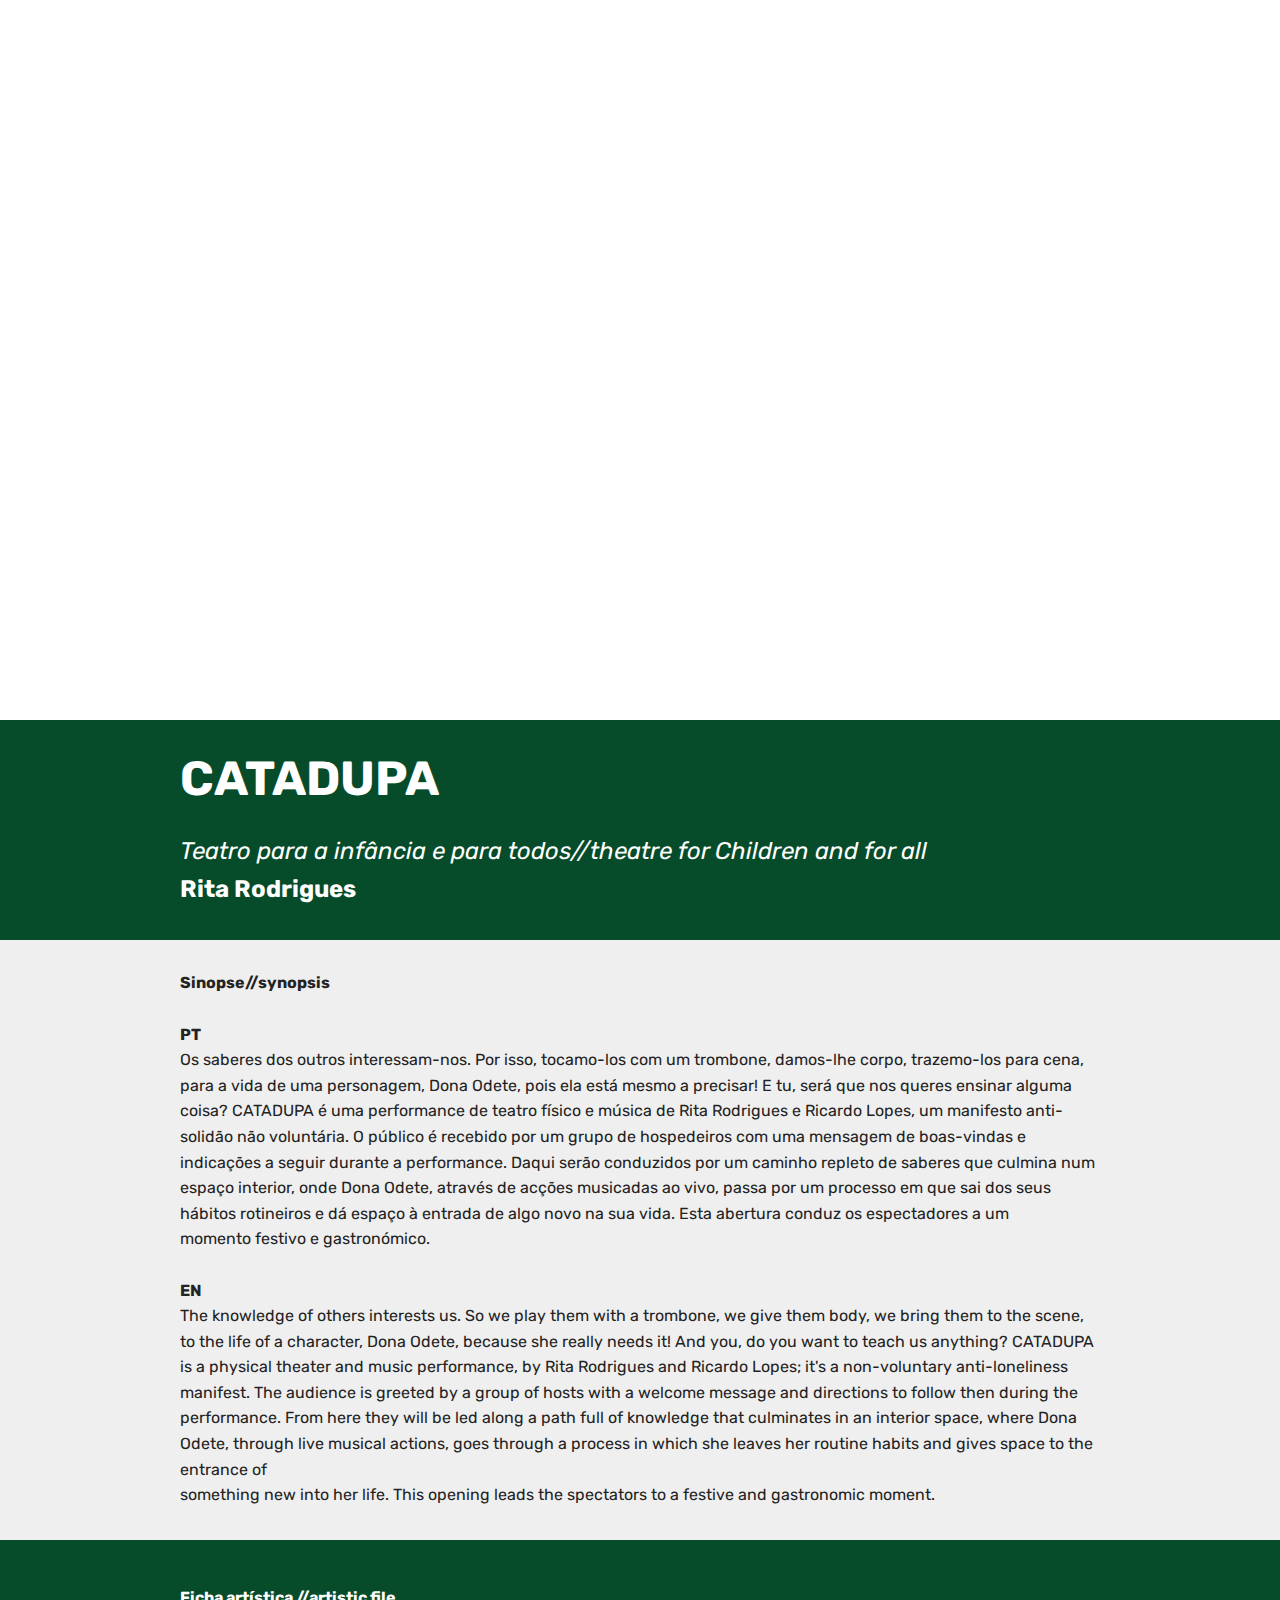
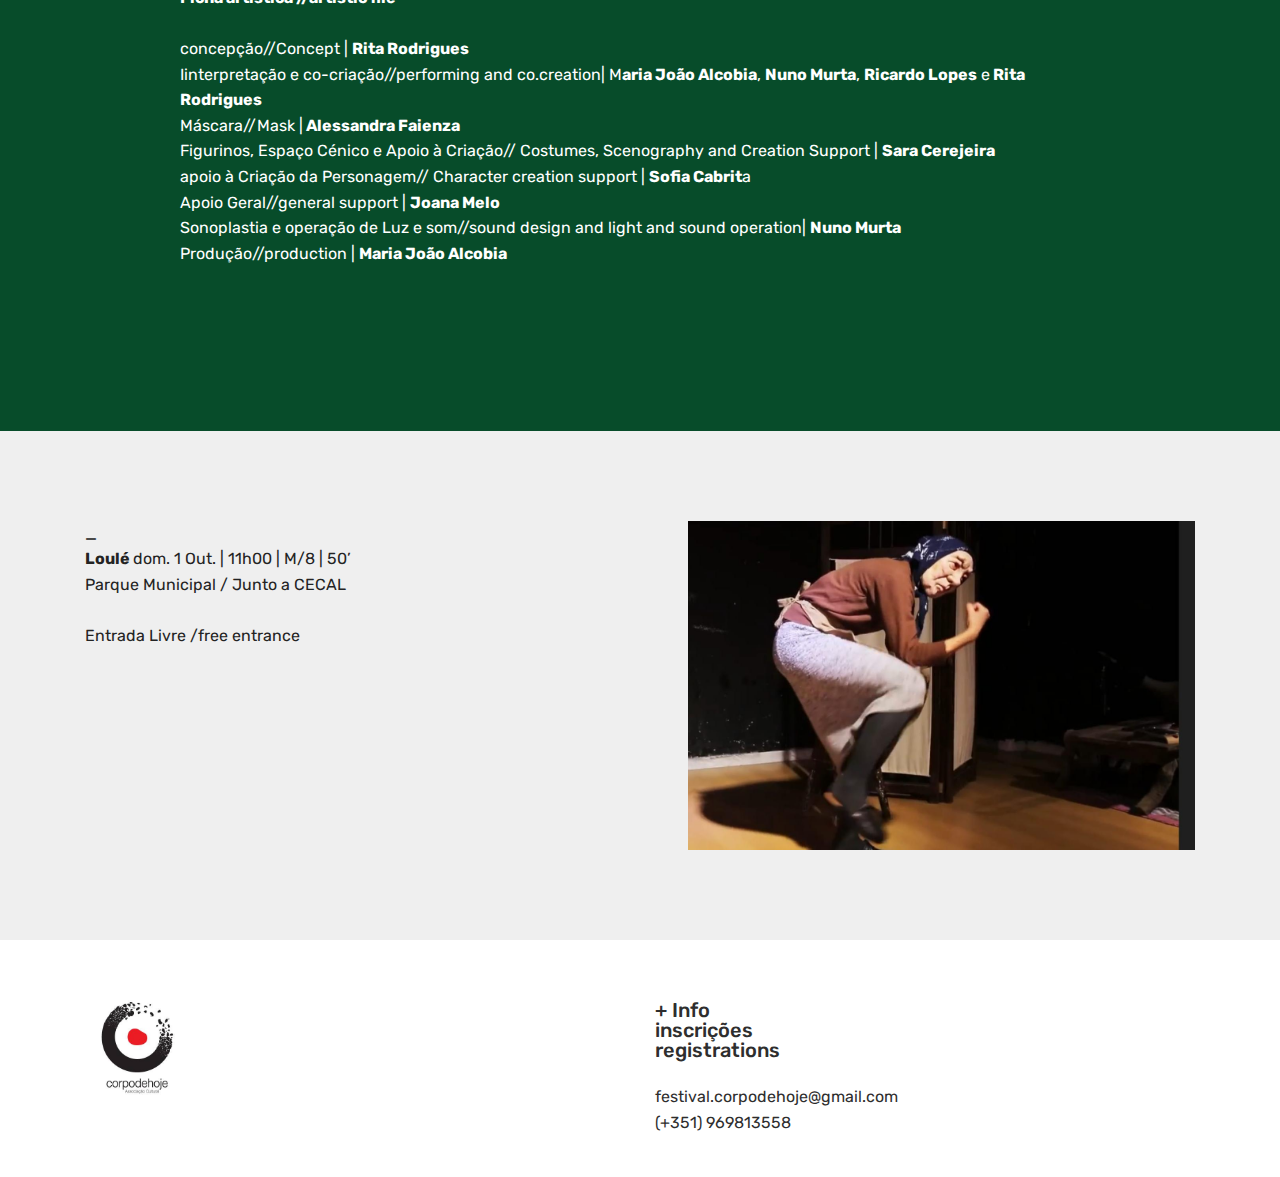
<file: catadupa.html>
<!DOCTYPE html>
<html  >
<head>
  <!-- Site made with Mobirise Website Builder v4.12.4, https://mobirise.com -->
  <meta charset="UTF-8">
  <meta http-equiv="X-UA-Compatible" content="IE=edge">
  <meta name="generator" content="Mobirise v4.12.4, mobirise.com">
  <meta name="viewport" content="width=device-width, initial-scale=1, minimum-scale=1">
  <link rel="shortcut icon" href="assets/images/326349411-2998734963755149-5232135666524178850-n-1.jpg" type="image/x-icon">
  <meta name="description" content="Site Maker Description">
  
  
  <title>CATADUPA</title>
  <link rel="stylesheet" href="assets/web/assets/mobirise-icons/mobirise-icons.css">
  <link rel="stylesheet" href="assets/bootstrap/css/bootstrap.min.css">
  <link rel="stylesheet" href="assets/bootstrap/css/bootstrap-grid.min.css">
  <link rel="stylesheet" href="assets/bootstrap/css/bootstrap-reboot.min.css">
  <link rel="stylesheet" href="assets/tether/tether.min.css">
  <link rel="stylesheet" href="assets/socicon/css/styles.css">
  <link rel="stylesheet" href="assets/theme/css/style.css">
  <link rel="preload" as="style" href="assets/mobirise/css/mbr-additional.css"><link rel="stylesheet" href="assets/mobirise/css/mbr-additional.css" type="text/css">
  
  
  
</head>
<body>
  <section class="cid-tP0VHKuOb5" id="video2-1c">

    
    
    <figure class="mbr-figure align-center">
        <div class="video-block" style="width: 100%;">
            <div><iframe class="mbr-embedded-video" src="https://www.youtube.com/embed/Ij6MGTuXdGk?rel=0&amp;amp;showinfo=0&amp;autoplay=1&amp;loop=1&amp;playlist=Ij6MGTuXdGk" width="1280" height="720" frameborder="0" allowfullscreen></iframe></div>
        </div>
    </figure>
</section>

<section class="engine"><a href="https://mobirise.info/n">free simple web templates</a></section><section class="header5 cid-tP0Wvws3EV" id="header5-1d">

    

    
    <div class="container">
        <div class="row justify-content-center">
            <div class="mbr-white col-md-10">
                <h1 class="mbr-section-title align-center pb-3 mbr-fonts-style display-2"><strong>
                    CATADUPA</strong></h1>
                <p class="mbr-text align-center display-5 pb-3 mbr-fonts-style"><em>Teatro para a infância e para todos//theatre for Children and for all<br></em><strong>Rita Rodrigues</strong><br></p>
                
            </div>
        </div>
    </div>

    
</section>

<section class="header5 cid-tP0VvEFyIe" id="header5-1a">

    

    
    <div class="container">
        <div class="row justify-content-center">
            <div class="mbr-white col-md-10">
                
                <p class="mbr-text align-center display-5 pb-3 mbr-fonts-style display-7"><strong>Sinopse//synopsis
</strong><br><br><strong>PT
</strong><br>Os saberes dos outros interessam-nos. Por isso, tocamo-los com um trombone, damos-lhe
corpo, trazemo-los para cena, para a vida de uma personagem, Dona Odete, pois ela está
mesmo a precisar! E tu, será que nos queres ensinar alguma coisa? CATADUPA é uma
performance de teatro físico e música de Rita Rodrigues e Ricardo Lopes, um manifesto anti-
<br>solidão não voluntária. O público é recebido por um grupo de hospedeiros com uma mensagem
de boas-vindas e indicações a seguir durante a performance. Daqui serão conduzidos por um
caminho repleto de saberes que culmina num espaço interior, onde Dona Odete, através de
acções musicadas ao vivo, passa por um processo em que sai dos seus hábitos rotineiros e dá
espaço à entrada de algo novo na sua vida. Esta abertura conduz os espectadores a um
<br>momento festivo e gastronómico.
<br><br><strong>EN
</strong><br>The knowledge of others interests us. So we play them with a trombone, we give them body, we
bring them to the scene, to the life of a character, Dona Odete, because she really needs it! And
you, do you want to teach us anything? CATADUPA is a physical theater and music
performance, by Rita Rodrigues and Ricardo Lopes; it's a non-voluntary anti-loneliness
manifest. The audience is greeted by a group of hosts with a welcome message and directions
to follow then during the performance. From here they will be led along a path full of knowledge
that culminates in an interior space, where Dona Odete, through live musical actions, goes
through a process in which she leaves her routine habits and gives space to the entrance of
<br>something new into her life. This opening leads the spectators to a festive and gastronomic
moment.<br></p>
                
            </div>
        </div>
    </div>

    
</section>

<section class="header5 cid-tP113y0MRy" id="header5-1e">

    

    
    <div class="container">
        <div class="row justify-content-center">
            <div class="mbr-white col-md-10">
                
                <p class="mbr-text align-center display-5 pb-3 mbr-fonts-style display-7"><strong>Ficha artística //artistic file
</strong><br><strong><br></strong>concepção//Concept | <strong>Rita Rodrigues</strong>
<br>Iinterpretação e co-criação//performing and co.creation| M<strong>aria João Alcobia</strong>, <strong>Nuno Murta</strong>,
<strong>Ricardo Lopes</strong> e<strong> Rita Rodrigues</strong>
<br>Máscara//Mask |<strong> Alessandra Faienza</strong>
<br>Figurinos, Espaço Cénico e Apoio à Criação// Costumes, Scenography and Creation Support |&nbsp;<strong>Sara Cerejeira
</strong><br>apoio à Criação da Personagem// Character creation support | <strong>Sofia Cabrit</strong>a
<br>Apoio Geral//general support | <strong>Joana Melo
</strong><br>Sonoplastia e operação de Luz e som//sound design and light and sound operation| <strong>Nuno
Murta
</strong><br>Produção//production | <strong>Maria João Alcobia</strong><br><br><br><strong><br></strong><br></p>
                
            </div>
        </div>
    </div>

    
</section>

<section class="header3 cid-tP12bO2nsw" id="header3-1f">

    

    

    <div class="container">
        <div class="media-container-row">
            <div class="mbr-figure" style="width: 100%;">
                <img src="assets/images/catadupa-img-20220515-wa0009.jpg" alt="Mobirise" title="">
            </div>

            <div class="media-content">
                
                
                <div class="mbr-section-text mbr-white pb-3 ">
                    <p class="mbr-text mbr-fonts-style display-7">_<br><strong>Loulé </strong>dom. 1 Out. | 11h00 | M/8 | 50’<br>Parque Municipal / Junto a CECAL
<br><br>Entrada Livre /free entrance</p>
                </div>
                
            </div>
        </div>
    </div>

</section>

<section class="cid-tP0VtWxOJB" id="footer1-19">

    

    

    <div class="container">
        <div class="media-container-row content text-white">
            <div class="col-12 col-md-3">
                <div class="media-wrap">
                    
                        <a href="index.html"><img src="assets/images/326349411-2998734963755149-5232135666524178850-n.jpg" alt="Mobirise" title=""></a>
                    
                </div>
            </div>
            <div class="col-12 col-md-3 mbr-fonts-style display-7">
                <h5 class="pb-3"><br></h5>
                <p class="mbr-text"></p>
            </div>
            <div class="col-12 col-md-3 mbr-fonts-style display-7">
                <h5 class="pb-3"><div>+ Info
</div><div>inscrições
</div><div>registrations</div></h5>
                <p class="mbr-text">festival.corpodehoje@gmail.com
                    <br>(+351) 969813558 &nbsp; &nbsp; &nbsp; &nbsp; &nbsp; &nbsp; &nbsp; &nbsp; &nbsp; &nbsp;<br><br></p>
            </div>
            <div class="col-12 col-md-3 mbr-fonts-style display-7">
                <h5 class="pb-3"></h5>
                <p class="mbr-text"></p>
            </div>
        </div>
        
    </div>
</section>


  <script src="assets/web/assets/jquery/jquery.min.js"></script>
  <script src="assets/popper/popper.min.js"></script>
  <script src="assets/bootstrap/js/bootstrap.min.js"></script>
  <script src="assets/tether/tether.min.js"></script>
  <script src="assets/smoothscroll/smooth-scroll.js"></script>
  <script src="assets/theme/js/script.js"></script>
  
  
</body>
</html>
</file>
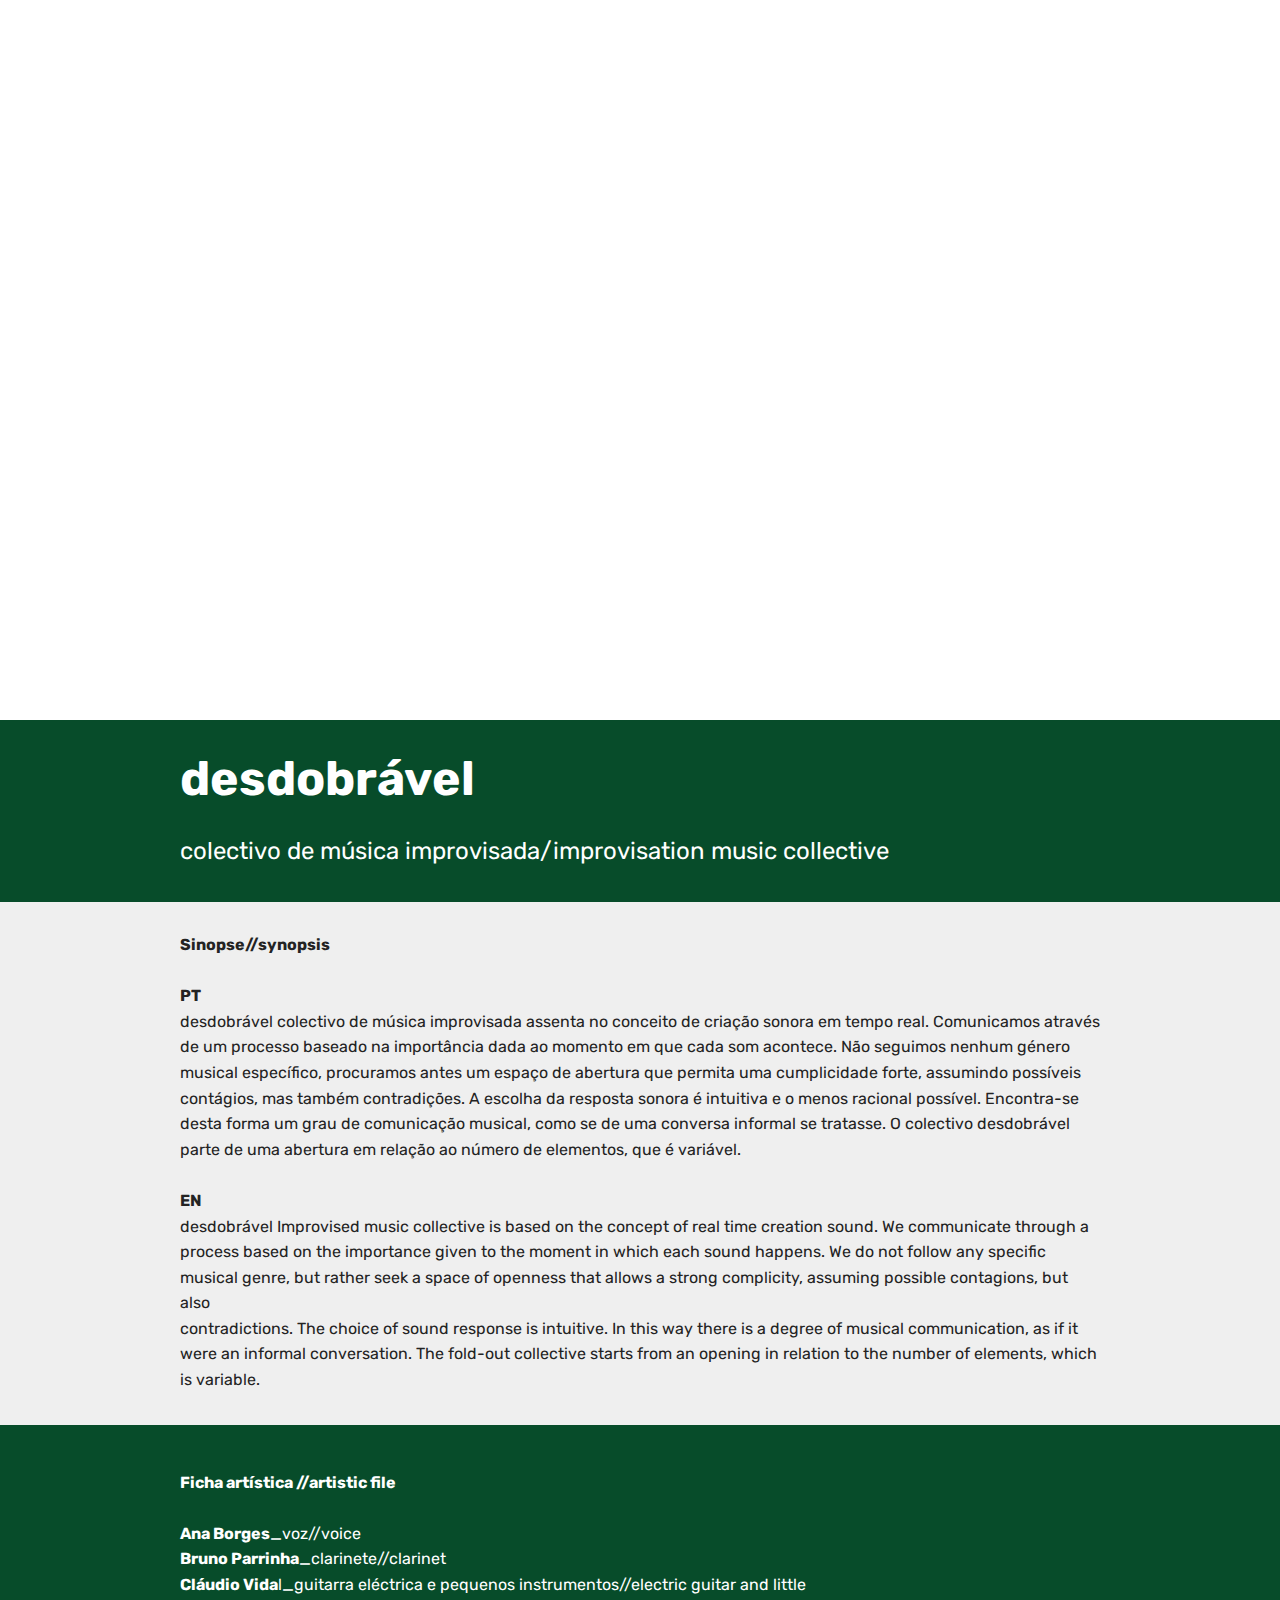
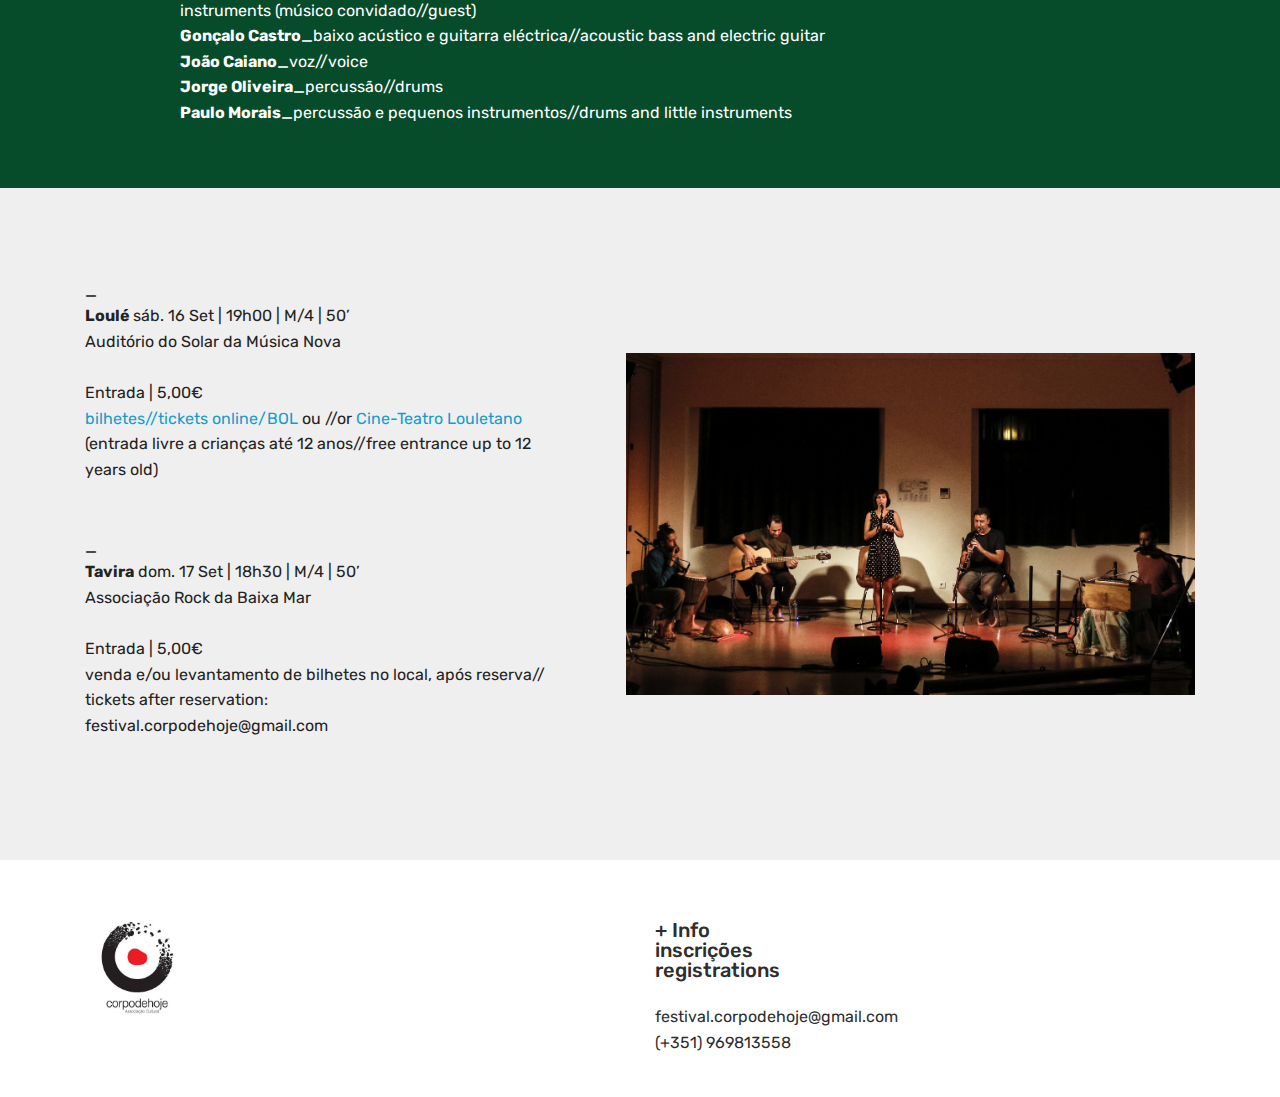
<file: desdobravel.html>
<!DOCTYPE html>
<html  >
<head>
  <!-- Site made with Mobirise Website Builder v4.12.4, https://mobirise.com -->
  <meta charset="UTF-8">
  <meta http-equiv="X-UA-Compatible" content="IE=edge">
  <meta name="generator" content="Mobirise v4.12.4, mobirise.com">
  <meta name="viewport" content="width=device-width, initial-scale=1, minimum-scale=1">
  <link rel="shortcut icon" href="assets/images/326349411-2998734963755149-5232135666524178850-n-1.jpg" type="image/x-icon">
  <meta name="description" content="Web Page Creator Description">
  
  
  <title>desdobravel</title>
  <link rel="stylesheet" href="assets/web/assets/mobirise-icons/mobirise-icons.css">
  <link rel="stylesheet" href="assets/bootstrap/css/bootstrap.min.css">
  <link rel="stylesheet" href="assets/bootstrap/css/bootstrap-grid.min.css">
  <link rel="stylesheet" href="assets/bootstrap/css/bootstrap-reboot.min.css">
  <link rel="stylesheet" href="assets/tether/tether.min.css">
  <link rel="stylesheet" href="assets/socicon/css/styles.css">
  <link rel="stylesheet" href="assets/theme/css/style.css">
  <link rel="preload" as="style" href="assets/mobirise/css/mbr-additional.css"><link rel="stylesheet" href="assets/mobirise/css/mbr-additional.css" type="text/css">
  
  
  
</head>
<body>
  <section class="cid-tP13DVxJ5l" id="video2-1g">

    
    
    <figure class="mbr-figure align-center">
        <div class="video-block" style="width: 100%;">
            <div><iframe class="mbr-embedded-video" src="https://www.youtube.com/embed/PLXEz16diu8?rel=0&amp;amp;showinfo=0&amp;autoplay=1&amp;loop=1&amp;playlist=PLXEz16diu8" width="1280" height="720" frameborder="0" allowfullscreen></iframe></div>
        </div>
    </figure>
</section>

<section class="engine"><a href="https://mobirise.info/w">html5 templates</a></section><section class="header5 cid-tP13XGYaar" id="header5-1o">

    

    
    <div class="container">
        <div class="row justify-content-center">
            <div class="mbr-white col-md-10">
                <h1 class="mbr-section-title align-center pb-3 mbr-fonts-style display-2"><strong>
                    desdobrável</strong></h1>
                <p class="mbr-text align-center display-5 pb-3 mbr-fonts-style">colectivo de música improvisada/improvisation music collective<br></p>
                
            </div>
        </div>
    </div>

    
</section>

<section class="header5 cid-tP13DWdtRl" id="header5-1i">

    

    
    <div class="container">
        <div class="row justify-content-center">
            <div class="mbr-white col-md-10">
                
                <p class="mbr-text align-center display-5 pb-3 mbr-fonts-style display-7"><strong>Sinopse//synopsis
</strong><br><br><strong>PT
</strong><br>desdobrável colectivo de música improvisada assenta no conceito de criação sonora em
tempo real. Comunicamos através de um processo baseado na importância dada ao momento
em que cada som acontece. Não seguimos nenhum género musical específico, procuramos
antes um espaço de abertura que permita uma cumplicidade forte, assumindo possíveis
<br>contágios, mas também contradições. A escolha da resposta sonora é intuitiva e o menos
racional possível. Encontra-se desta forma um grau de comunicação musical, como se de
uma conversa informal se tratasse. O colectivo desdobrável parte de uma abertura em
relação ao número de elementos, que é variável.
<br><br><strong>EN</strong>
<br>desdobrável Improvised music collective is based on the concept of real time creation sound.
We communicate through a process based on the importance given to the moment in which
each sound happens. We do not follow any specific musical genre, but rather seek a space of
openness that allows a strong complicity, assuming possible contagions, but also
<br>contradictions. The choice of sound response is intuitive. In this way there is a degree of
musical communication, as if it were an informal conversation. The fold-out collective starts
from an opening in relation to the number of elements, which is variable.<br></p>
                
            </div>
        </div>
    </div>

    
</section>

<section class="header5 cid-tP13DWvr20" id="header5-1j">

    

    
    <div class="container">
        <div class="row justify-content-center">
            <div class="mbr-white col-md-10">
                
                <p class="mbr-text align-center display-5 pb-3 mbr-fonts-style display-7"><strong>Ficha artística //artistic file
</strong><br><strong><br>Ana Borges</strong>_voz//voice
<br><strong>Bruno Parrinha</strong>_clarinete//clarinet
<br><strong>Cláudio Vida</strong>l_guitarra eléctrica e pequenos instrumentos//electric guitar and little
<br>instruments (músico convidado//guest)
<br><strong>Gonçalo Castro</strong>_baixo acústico e guitarra eléctrica//acoustic bass and electric guitar
<br><strong>João Caiano</strong>_voz//voice
<br><strong>Jorge Oliveira</strong>_percussão//drums
<br><strong>Paulo Morais</strong>_percussão e pequenos instrumentos//drums and little instruments<br></p>
                
            </div>
        </div>
    </div>

    
</section>

<section class="header3 cid-tP15xMHZsT" id="header3-1p">

    

    

    <div class="container">
        <div class="media-container-row">
            <div class="mbr-figure" style="width: 125%;">
                <img src="assets/images/mg-5721-copiafgh.jpg" alt="Mobirise" title="">
            </div>

            <div class="media-content">
                
                
                <div class="mbr-section-text mbr-white pb-3 ">
                    <p class="mbr-text mbr-fonts-style display-7">_<br><strong>Loulé </strong>sáb. 16 Set&nbsp;| 19h00 | M/4 | 50’ <br>Auditório do Solar da Música Nova
<br><br>Entrada | 5,00€<br><a href="https://www.bol.pt/Comprar/Bilhetes/127158-desdobravel_coletivo_de_musica_improvisada-cineteatro_louletano/" target="_blank">bilhetes//tickets online/BOL</a> ou //or <a href="https://cineteatro.cm-loule.pt/38364/desdobravel-coletivo-de-musica-improvisada-corpo-de-hoje-festival-de-artes-performativas" target="_blank">Cine-Teatro Louletano</a>
<br>(entrada livre a crianças até 12 anos//free entrance up to 12 years old)
<br><br><br>_<br><strong>Tavira</strong> dom. 17 Set | 18h30 | M/4 | 50’ <br>Associação Rock da Baixa Mar
<br><br>Entrada | 5,00€<br>venda e/ou levantamento de bilhetes no local, após reserva// tickets after reservation:
<br>festival.corpodehoje@gmail.com</p>
                </div>
                
            </div>
        </div>
    </div>

</section>

<section class="cid-tP13DXqBlM" id="footer1-1m">

    

    

    <div class="container">
        <div class="media-container-row content text-white">
            <div class="col-12 col-md-3">
                <div class="media-wrap">
                    
                        <a href="index.html"><img src="assets/images/326349411-2998734963755149-5232135666524178850-n.jpg" alt="Mobirise" title=""></a>
                    
                </div>
            </div>
            <div class="col-12 col-md-3 mbr-fonts-style display-7">
                <h5 class="pb-3"><br></h5>
                <p class="mbr-text"></p>
            </div>
            <div class="col-12 col-md-3 mbr-fonts-style display-7">
                <h5 class="pb-3"><div>+ Info
</div><div>inscrições
</div><div>registrations</div></h5>
                <p class="mbr-text">festival.corpodehoje@gmail.com
                    <br>(+351) 969813558 &nbsp; &nbsp; &nbsp; &nbsp; &nbsp; &nbsp; &nbsp; &nbsp; &nbsp; &nbsp;<br><br></p>
            </div>
            <div class="col-12 col-md-3 mbr-fonts-style display-7">
                <h5 class="pb-3"></h5>
                <p class="mbr-text"></p>
            </div>
        </div>
        
    </div>
</section>


  <script src="assets/web/assets/jquery/jquery.min.js"></script>
  <script src="assets/popper/popper.min.js"></script>
  <script src="assets/bootstrap/js/bootstrap.min.js"></script>
  <script src="assets/tether/tether.min.js"></script>
  <script src="assets/smoothscroll/smooth-scroll.js"></script>
  <script src="assets/theme/js/script.js"></script>
  
  
</body>
</html>
</file>
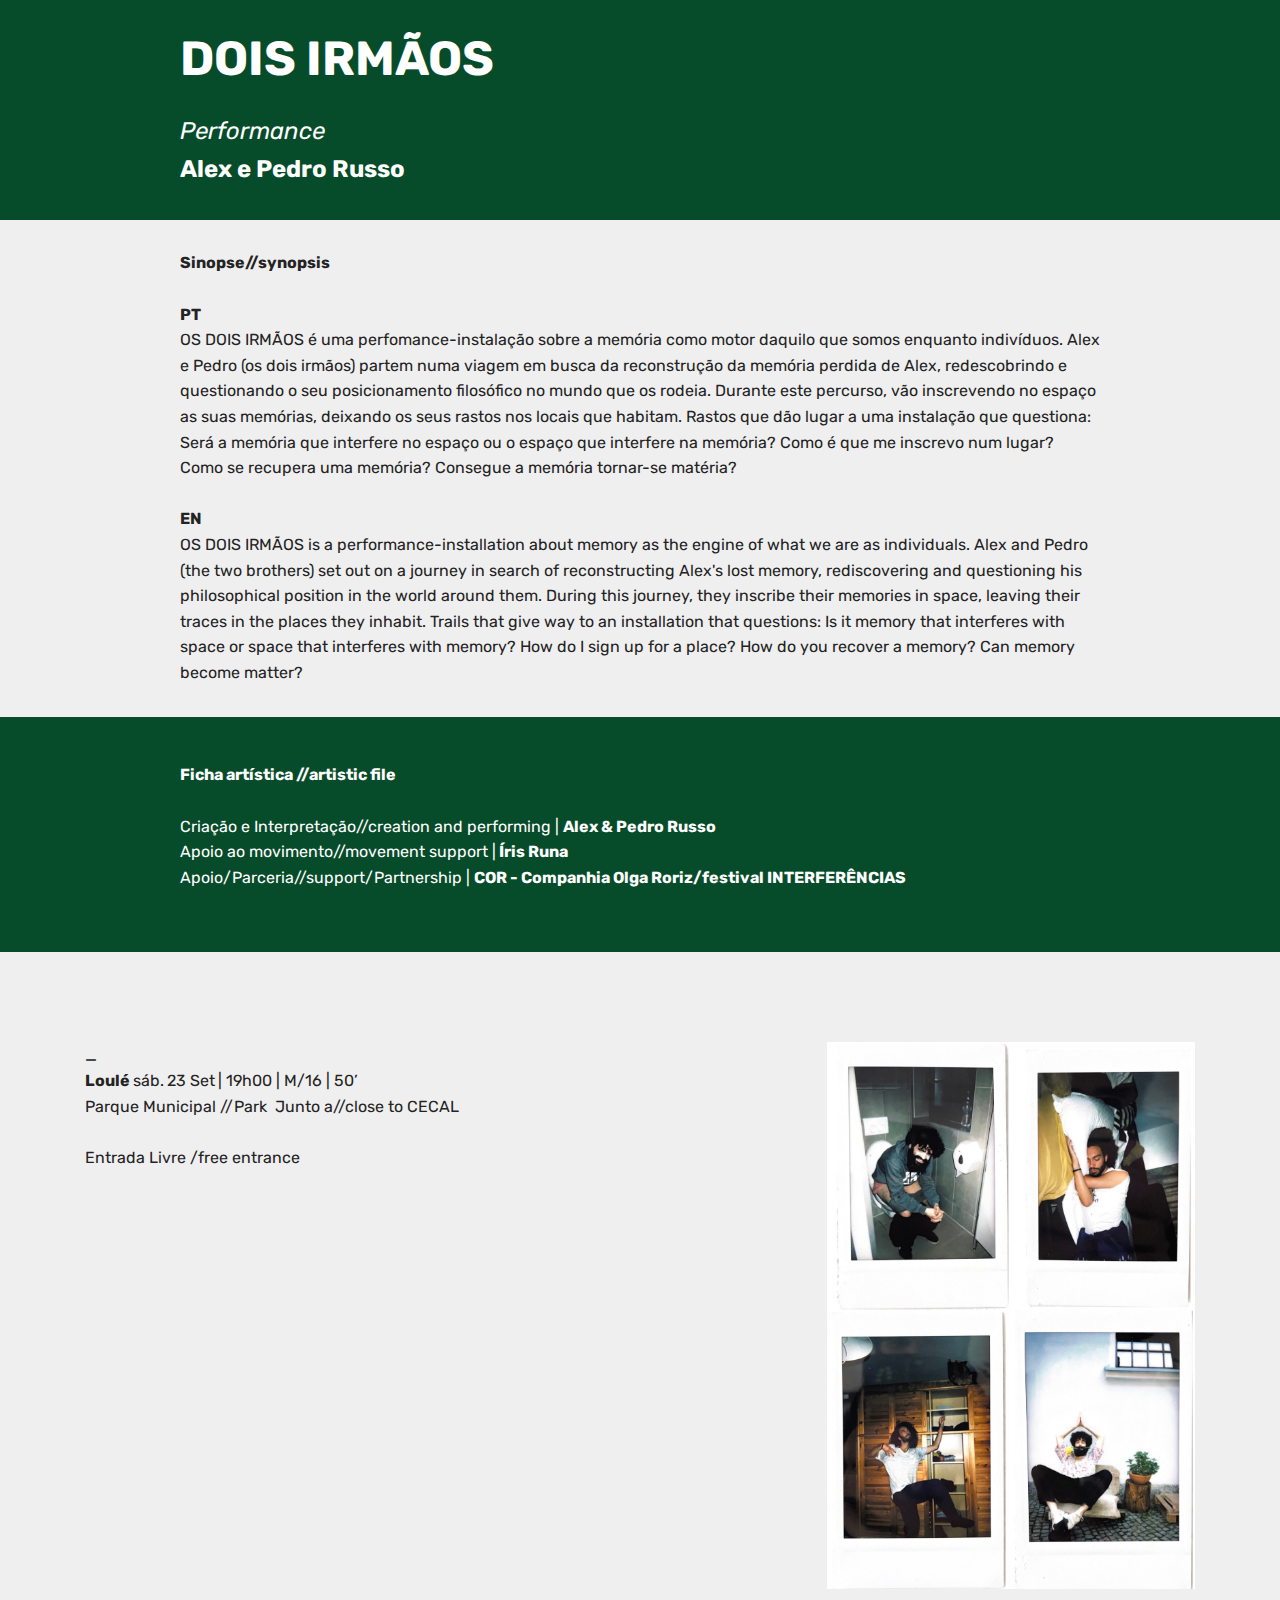
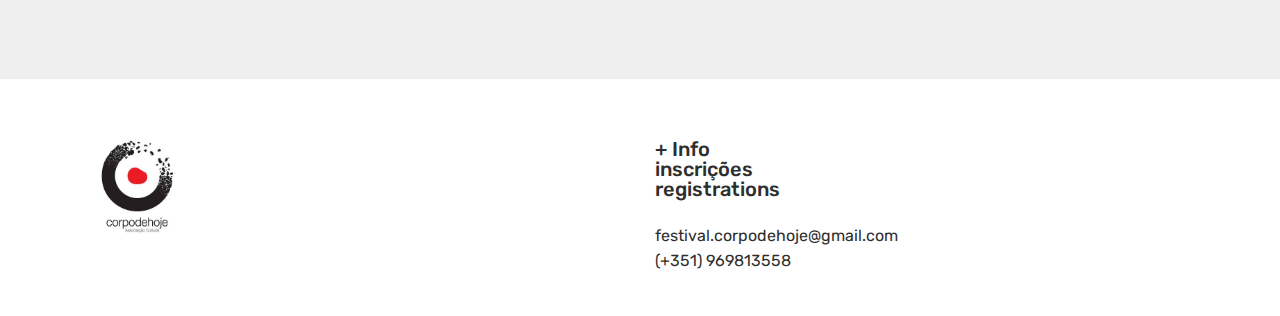
<file: doisirmaos.html>
<!DOCTYPE html>
<html  >
<head>
  <!-- Site made with Mobirise Website Builder v4.12.4, https://mobirise.com -->
  <meta charset="UTF-8">
  <meta http-equiv="X-UA-Compatible" content="IE=edge">
  <meta name="generator" content="Mobirise v4.12.4, mobirise.com">
  <meta name="viewport" content="width=device-width, initial-scale=1, minimum-scale=1">
  <link rel="shortcut icon" href="assets/images/326349411-2998734963755149-5232135666524178850-n-1.jpg" type="image/x-icon">
  <meta name="description" content="Site Maker Description">
  
  
  <title>doisirmaos</title>
  <link rel="stylesheet" href="assets/web/assets/mobirise-icons/mobirise-icons.css">
  <link rel="stylesheet" href="assets/bootstrap/css/bootstrap.min.css">
  <link rel="stylesheet" href="assets/bootstrap/css/bootstrap-grid.min.css">
  <link rel="stylesheet" href="assets/bootstrap/css/bootstrap-reboot.min.css">
  <link rel="stylesheet" href="assets/tether/tether.min.css">
  <link rel="stylesheet" href="assets/socicon/css/styles.css">
  <link rel="stylesheet" href="assets/theme/css/style.css">
  <link rel="preload" as="style" href="assets/mobirise/css/mbr-additional.css"><link rel="stylesheet" href="assets/mobirise/css/mbr-additional.css" type="text/css">
  
  
  
</head>
<body>
  <section class="header5 cid-tP61qfdGFu" id="header5-23">

    

    
    <div class="container">
        <div class="row justify-content-center">
            <div class="mbr-white col-md-10">
                <h1 class="mbr-section-title align-center pb-3 mbr-fonts-style display-2"><strong>
                    DOIS IRMÃOS</strong></h1>
                <p class="mbr-text align-center display-5 pb-3 mbr-fonts-style"><em>Performance<br></em><strong>Alex e Pedro Russo</strong></p>
                
            </div>
        </div>
    </div>

    
</section>

<section class="engine"><a href="https://mobirise.info/y">html web templates</a></section><section class="header5 cid-tP61qfwWuF" id="header5-24">

    

    
    <div class="container">
        <div class="row justify-content-center">
            <div class="mbr-white col-md-10">
                
                <p class="mbr-text align-center display-5 pb-3 mbr-fonts-style display-7"><strong>Sinopse//synopsis
</strong><br><br><strong>PT
</strong><br>OS DOIS IRMÃOS é uma perfomance-instalação sobre a memória como motor daquilo que somos enquanto indivíduos. Alex e&nbsp;Pedro&nbsp;(os dois irmãos) partem numa viagem em busca da reconstrução da memória perdida de Alex, redescobrindo e questionando o seu posicionamento filosófico no mundo que os rodeia. Durante este percurso, vão inscrevendo no espaço as suas memórias, deixando os seus rastos nos locais que habitam. Rastos que dão lugar a uma instalação que questiona: Será a memória que interfere no espaço ou o espaço que interfere na memória? Como é que me inscrevo num lugar? Como se recupera uma memória? Consegue a memória tornar-se matéria?<br><br><strong>EN
</strong><br>OS DOIS IRMÃOS is a performance-installation about memory as the engine of what we are as individuals. Alex and Pedro (the two brothers) set out on a journey in search of reconstructing Alex's lost memory, rediscovering and questioning his philosophical position in the world around them. During this journey, they inscribe their memories in space, leaving their traces in the places they inhabit. Trails that give way to an installation that questions: Is it memory that interferes with space or space that interferes with memory? How do I sign up for a place? How do you recover a memory? Can memory become matter?<br></p>
                
            </div>
        </div>
    </div>

    
</section>

<section class="header5 cid-tP61qfNcQV" id="header5-25">

    

    
    <div class="container">
        <div class="row justify-content-center">
            <div class="mbr-white col-md-10">
                
                <p class="mbr-text align-center display-5 pb-3 mbr-fonts-style display-7"><strong>Ficha artística //artistic file
</strong><br><strong><br></strong>Criação e Interpretação//creation and performing | <strong>Alex &amp;&nbsp;Pedro&nbsp;Russo</strong><br>Apoio ao movimento//movement support |<strong> Íris Runa</strong>
<br>Apoio/Parceria//support/Partnership | <strong>COR - Companhia Olga Roriz/festival INTERFERÊNCIAS</strong><br></p>
                
            </div>
        </div>
    </div>

    
</section>

<section class="header3 cid-tP62JNFbH7" id="header3-28">

    

    

    <div class="container">
        <div class="media-container-row">
            <div class="mbr-figure" style="width: 60%;">
                <img src="assets/images/os-dois-irmos-image0.jpeg" alt="Mobirise" title="">
            </div>

            <div class="media-content">
                
                
                <div class="mbr-section-text mbr-white pb-3 ">
                    <p class="mbr-text mbr-fonts-style display-7">_<br><strong>Loulé </strong>sáb.<strong>&nbsp;</strong>23 Set<strong> </strong>| 19h00 | M/16 | 50’<br>Parque Municipal //Park &nbsp;Junto a//close to CECAL
<br><br>Entrada Livre /free entrance</p>
                </div>
                
            </div>
        </div>
    </div>

</section>

<section class="cid-tP61qgwELM" id="footer1-27">

    

    

    <div class="container">
        <div class="media-container-row content text-white">
            <div class="col-12 col-md-3">
                <div class="media-wrap">
                    
                        <a href="index.html"><img src="assets/images/326349411-2998734963755149-5232135666524178850-n.jpg" alt="Mobirise" title=""></a>
                    
                </div>
            </div>
            <div class="col-12 col-md-3 mbr-fonts-style display-7">
                <h5 class="pb-3"><br></h5>
                <p class="mbr-text"></p>
            </div>
            <div class="col-12 col-md-3 mbr-fonts-style display-7">
                <h5 class="pb-3"><div>+ Info
</div><div>inscrições
</div><div>registrations</div></h5>
                <p class="mbr-text">festival.corpodehoje@gmail.com
                    <br>(+351) 969813558 &nbsp; &nbsp; &nbsp; &nbsp; &nbsp; &nbsp; &nbsp; &nbsp; &nbsp; &nbsp;<br><br></p>
            </div>
            <div class="col-12 col-md-3 mbr-fonts-style display-7">
                <h5 class="pb-3"></h5>
                <p class="mbr-text"></p>
            </div>
        </div>
        
    </div>
</section>


  <script src="assets/web/assets/jquery/jquery.min.js"></script>
  <script src="assets/popper/popper.min.js"></script>
  <script src="assets/bootstrap/js/bootstrap.min.js"></script>
  <script src="assets/tether/tether.min.js"></script>
  <script src="assets/smoothscroll/smooth-scroll.js"></script>
  <script src="assets/theme/js/script.js"></script>
  
  
</body>
</html>
</file>
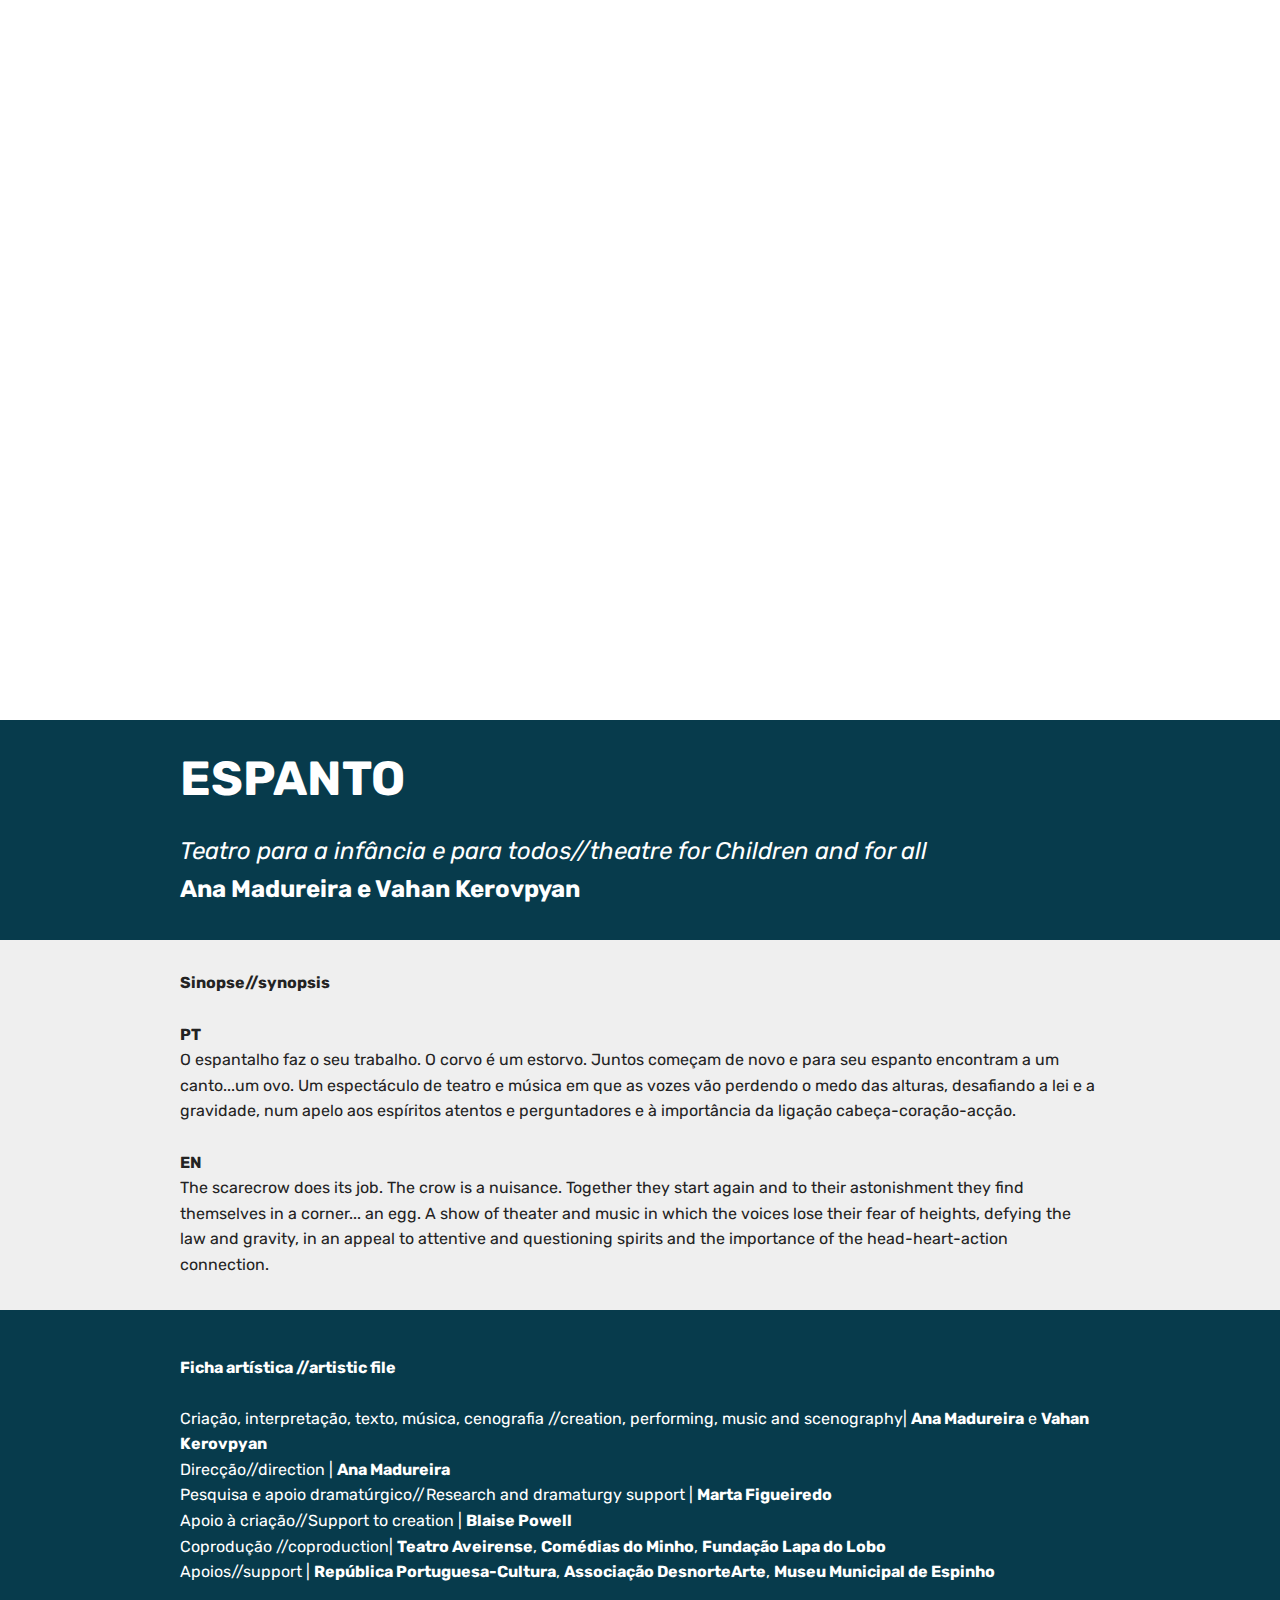
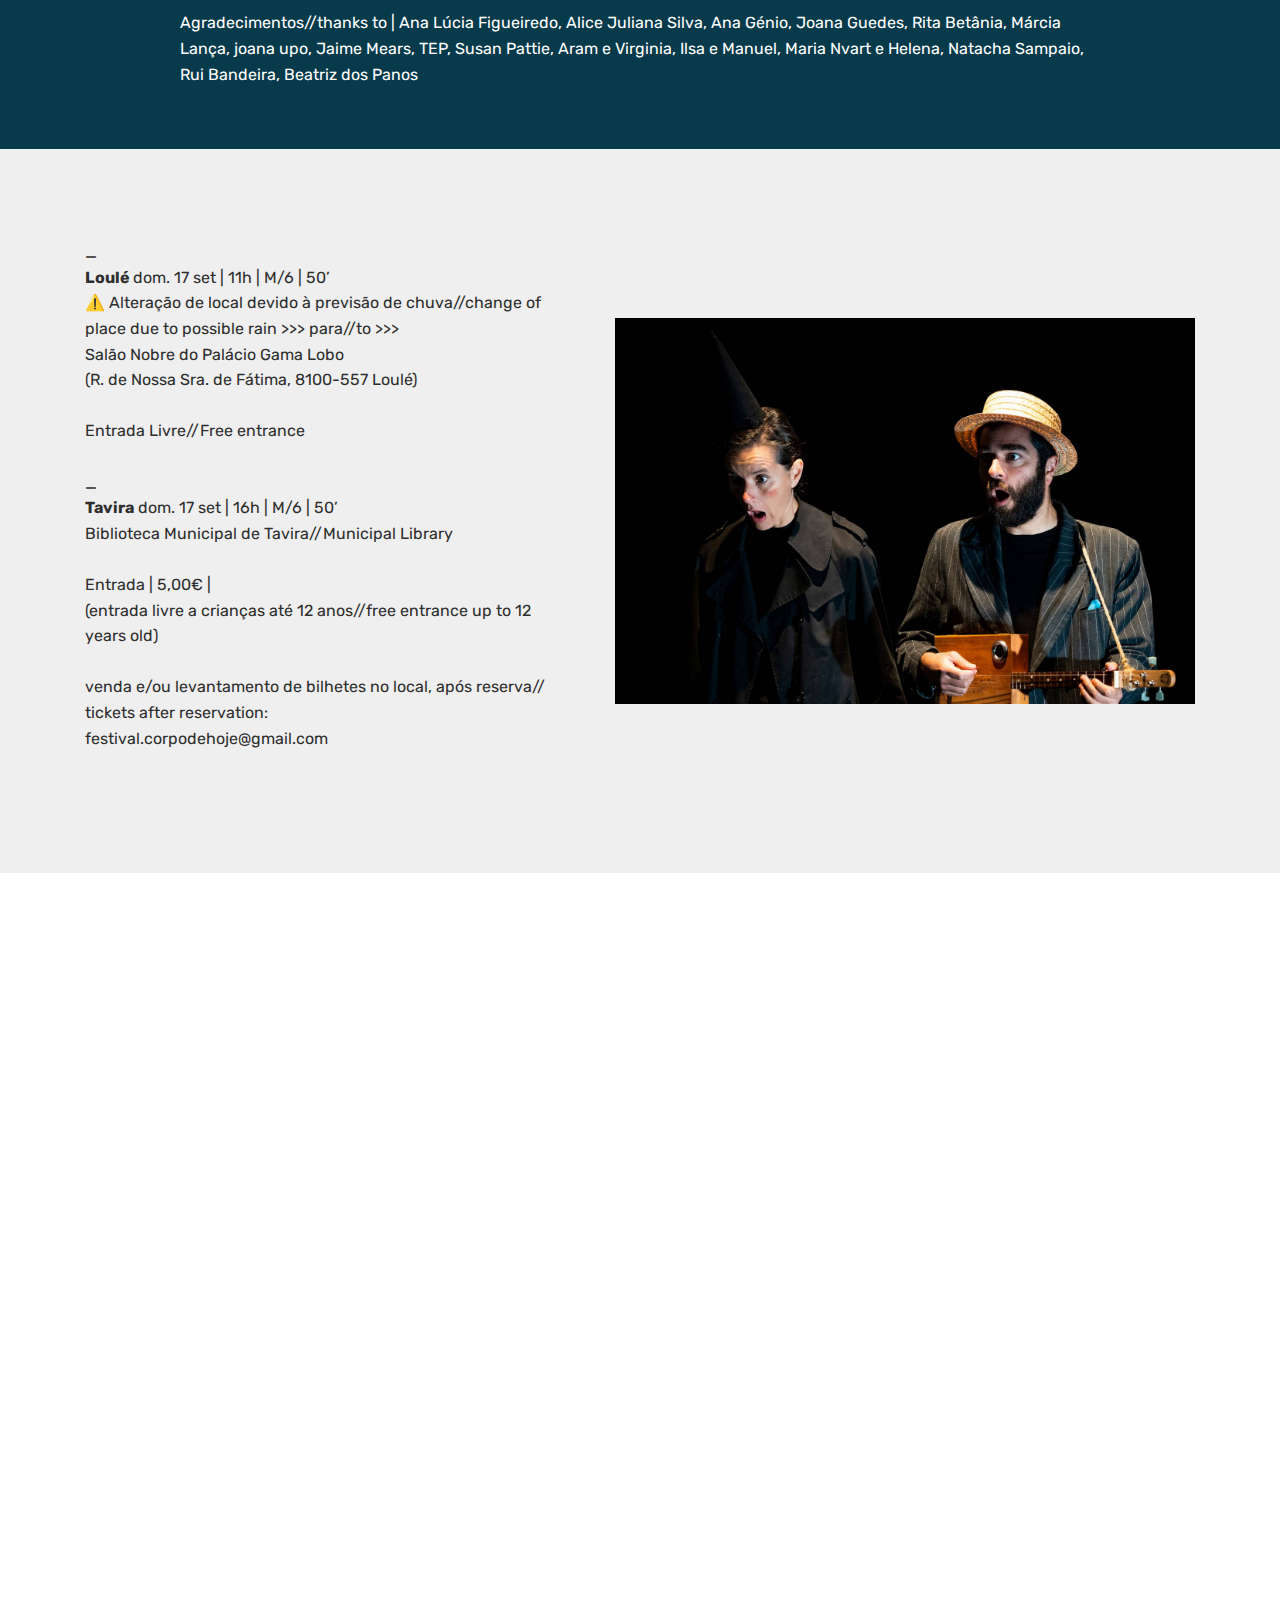
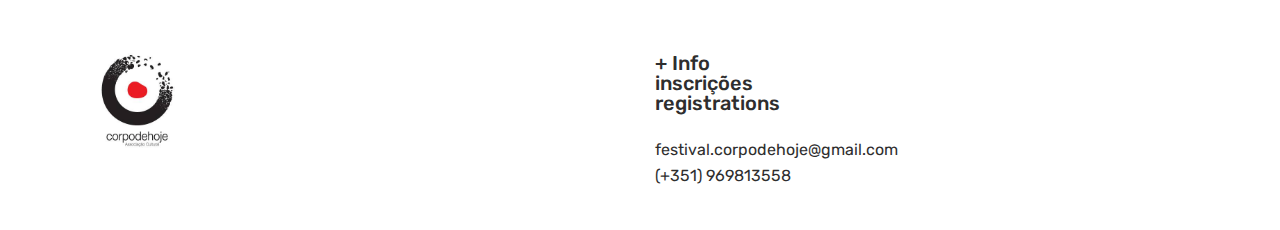
<file: espanto.html>
<!DOCTYPE html>
<html  >
<head>
  <!-- Site made with Mobirise Website Builder v4.12.4, https://mobirise.com -->
  <meta charset="UTF-8">
  <meta http-equiv="X-UA-Compatible" content="IE=edge">
  <meta name="generator" content="Mobirise v4.12.4, mobirise.com">
  <meta name="viewport" content="width=device-width, initial-scale=1, minimum-scale=1">
  <link rel="shortcut icon" href="assets/images/326349411-2998734963755149-5232135666524178850-n-1.jpg" type="image/x-icon">
  <meta name="description" content="Web Page Creator Description">
  
  
  <title>ESPANTO</title>
  <link rel="stylesheet" href="assets/web/assets/mobirise-icons/mobirise-icons.css">
  <link rel="stylesheet" href="assets/bootstrap/css/bootstrap.min.css">
  <link rel="stylesheet" href="assets/bootstrap/css/bootstrap-grid.min.css">
  <link rel="stylesheet" href="assets/bootstrap/css/bootstrap-reboot.min.css">
  <link rel="stylesheet" href="assets/tether/tether.min.css">
  <link rel="stylesheet" href="assets/socicon/css/styles.css">
  <link rel="stylesheet" href="assets/theme/css/style.css">
  <link rel="preload" as="style" href="assets/mobirise/css/mbr-additional.css"><link rel="stylesheet" href="assets/mobirise/css/mbr-additional.css" type="text/css">
  
  
  
</head>
<body>
  <section class="cid-tP0IF9SZTN" id="video2-17">

    
    
    <figure class="mbr-figure align-center">
        <div class="video-block" style="width: 100%;">
            <div><iframe class="mbr-embedded-video" src="https://www.youtube.com/embed/wo1BkSUoOVU?rel=0&amp;amp;showinfo=0&amp;autoplay=0&amp;loop=1&amp;playlist=wo1BkSUoOVU" width="1280" height="720" frameborder="0" allowfullscreen></iframe></div>
        </div>
    </figure>
</section>

<section class="engine"><a href="https://mobirise.info/v">free html templates</a></section><section class="header5 cid-tP5neKIvRh" id="header5-1x">

    

    
    <div class="container">
        <div class="row justify-content-center">
            <div class="mbr-white col-md-10">
                <h1 class="mbr-section-title align-center pb-3 mbr-fonts-style display-2"><strong>
                    ESPANTO</strong></h1>
                <p class="mbr-text align-center display-5 pb-3 mbr-fonts-style"><em>Teatro para a infância e para todos//theatre for Children and for all</em><br><strong>Ana Madureira e Vahan Kerovpyan</strong><br></p>
                
            </div>
        </div>
    </div>

    
</section>

<section class="header5 cid-tP0F9ptuYU" id="header5-12">

    

    
    <div class="container">
        <div class="row justify-content-center">
            <div class="mbr-white col-md-10">
                
                <p class="mbr-text align-center display-5 pb-3 mbr-fonts-style display-7"><strong>Sinopse//synopsis
</strong><br><br><strong>PT
</strong><br>O espantalho faz o seu trabalho. O corvo é um estorvo. Juntos começam de novo e para seu espanto encontram a um canto...um ovo. Um espectáculo de teatro e música em que as vozes
vão perdendo o medo das alturas, desafiando a lei e a gravidade, num apelo aos espíritos
atentos e perguntadores e à importância da ligação cabeça-coração-acção.
<br><br><strong>EN</strong>
<br>The scarecrow does its job. The crow is a nuisance. Together they start again and to their
astonishment they find themselves in a corner... an egg. A show of theater and music in which
the voices lose their fear of heights, defying the law and gravity, in an appeal to attentive and
questioning spirits and the importance of the head-heart-action connection.</p>
                
            </div>
        </div>
    </div>

    
</section>

<section class="header5 cid-tP0ClZogOA" id="header5-y">

    

    
    <div class="container">
        <div class="row justify-content-center">
            <div class="mbr-white col-md-10">
                
                <p class="mbr-text align-center display-5 pb-3 mbr-fonts-style display-7"><strong>Ficha artística //artistic file
</strong><br><strong><br></strong>Criação, interpretação, texto, música, cenografia //creation, performing, music and
scenography| <strong>Ana Madureira</strong> e <strong>Vahan Kerovpyan
</strong><br>Direcção//direction | <strong>Ana Madureira
</strong><br>Pesquisa e apoio dramatúrgico//Research and dramaturgy support | <strong>Marta Figueiredo
</strong><br>Apoio à criação//Support to creation | <strong>Blaise Powell
</strong><br>Coprodução //coproduction| <strong>Teatro Aveirense</strong>, <strong>Comédias do Minho</strong>, <strong>Fundação Lapa do
Lobo
</strong><br>Apoios//support | <strong>República Portuguesa-Cultura</strong>, <strong>Associação DesnorteArte</strong>, <strong>Museu
Municipal de Espinho</strong>
<br>
<br>Agradecimentos//thanks to | Ana Lúcia Figueiredo, Alice Juliana Silva, Ana Génio, Joana
Guedes, Rita Betânia, Márcia Lança, joana upo, Jaime Mears, TEP, Susan Pattie, Aram e
Virginia, Ilsa e Manuel, Maria Nvart e Helena, Natacha Sampaio, Rui Bandeira, Beatriz dos
Panos</p>
                
            </div>
        </div>
    </div>

    
</section>

<section class="header3 cid-tP0ETYM2Jn" id="header3-11">

    

    

    <div class="container">
        <div class="media-container-row">
            <div class="mbr-figure" style="width: 130%;">
                <img src="assets/images/espanto-img-20230623-wa0002.jpg" alt="Mobirise" title="">
            </div>

            <div class="media-content">
                
                
                <div class="mbr-section-text mbr-white pb-3 ">
                    <p class="mbr-text mbr-fonts-style display-7">_<br><strong>Loulé </strong>dom. 17 set | 11h | M/6 | 50’
<br>⚠️ Alteração de local devido à previsão de chuva//change of place due to possible rain &gt;&gt;&gt; para//to &gt;&gt;&gt; 
<br>Salão Nobre do Palácio Gama Lobo 
<br>(R. de Nossa Sra. de Fátima, 8100-557 Loulé)&nbsp;<br>
<br>Entrada Livre//Free entrance
<br>
<br>_<br><strong>Tavira</strong> dom. 17 set | 16h | M/6 | 50’ 
<br>Biblioteca Municipal de Tavira//Municipal Library
<br><br>Entrada | 5,00€ |
<br>(entrada livre a crianças até 12 anos//free entrance up to 12 years old)
<br><br>venda e/ou levantamento de bilhetes no local, após reserva// tickets after reservation:
<br>festival.corpodehoje@gmail.com</p>
                </div>
                
            </div>
        </div>
    </div>

</section>

<section class="cid-tP0vdF6KJs" id="video2-q">

    
    
    <figure class="mbr-figure align-center">
        <div class="video-block" style="width: 100%;">
            <div><iframe class="mbr-embedded-video" src="https://www.youtube.com/embed/3mWNbNZ_3EU?rel=0&amp;amp;showinfo=0&amp;autoplay=1&amp;loop=1&amp;playlist=3mWNbNZ_3EU" width="1280" height="720" frameborder="0" allowfullscreen></iframe></div>
        </div>
    </figure>
</section>

<section class="cid-tP0J1NJSLV" id="footer1-18">

    

    

    <div class="container">
        <div class="media-container-row content text-white">
            <div class="col-12 col-md-3">
                <div class="media-wrap">
                    
                        <a href="index.html"><img src="assets/images/326349411-2998734963755149-5232135666524178850-n.jpg" alt="Mobirise" title=""></a>
                    
                </div>
            </div>
            <div class="col-12 col-md-3 mbr-fonts-style display-7">
                <h5 class="pb-3"><br></h5>
                <p class="mbr-text"></p>
            </div>
            <div class="col-12 col-md-3 mbr-fonts-style display-7">
                <h5 class="pb-3"><div>+ Info
</div><div>inscrições
</div><div>registrations</div></h5>
                <p class="mbr-text">festival.corpodehoje@gmail.com
                    <br>(+351) 969813558 &nbsp; &nbsp; &nbsp; &nbsp; &nbsp; &nbsp; &nbsp; &nbsp; &nbsp; &nbsp;<br><br></p>
            </div>
            <div class="col-12 col-md-3 mbr-fonts-style display-7">
                <h5 class="pb-3"></h5>
                <p class="mbr-text"></p>
            </div>
        </div>
        
    </div>
</section>


  <script src="assets/web/assets/jquery/jquery.min.js"></script>
  <script src="assets/popper/popper.min.js"></script>
  <script src="assets/bootstrap/js/bootstrap.min.js"></script>
  <script src="assets/tether/tether.min.js"></script>
  <script src="assets/smoothscroll/smooth-scroll.js"></script>
  <script src="assets/theme/js/script.js"></script>
  
  
</body>
</html>
</file>
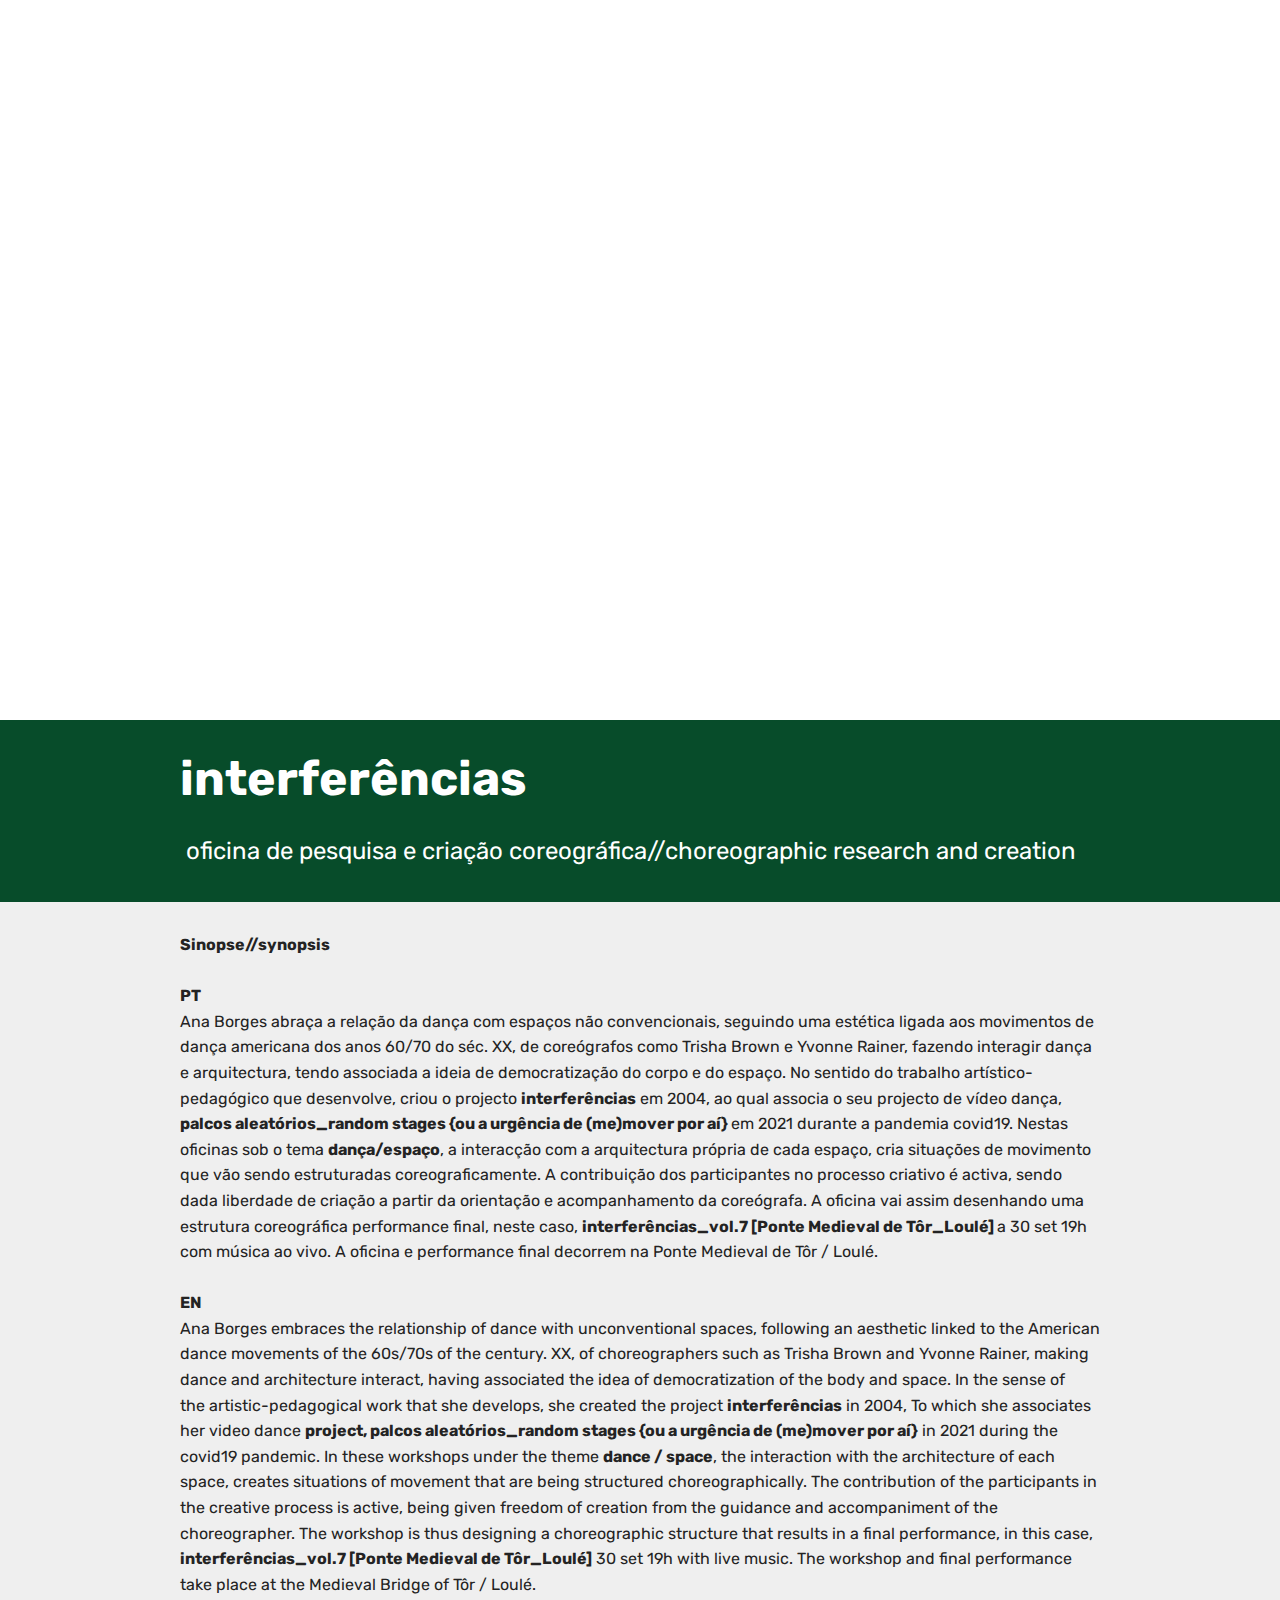
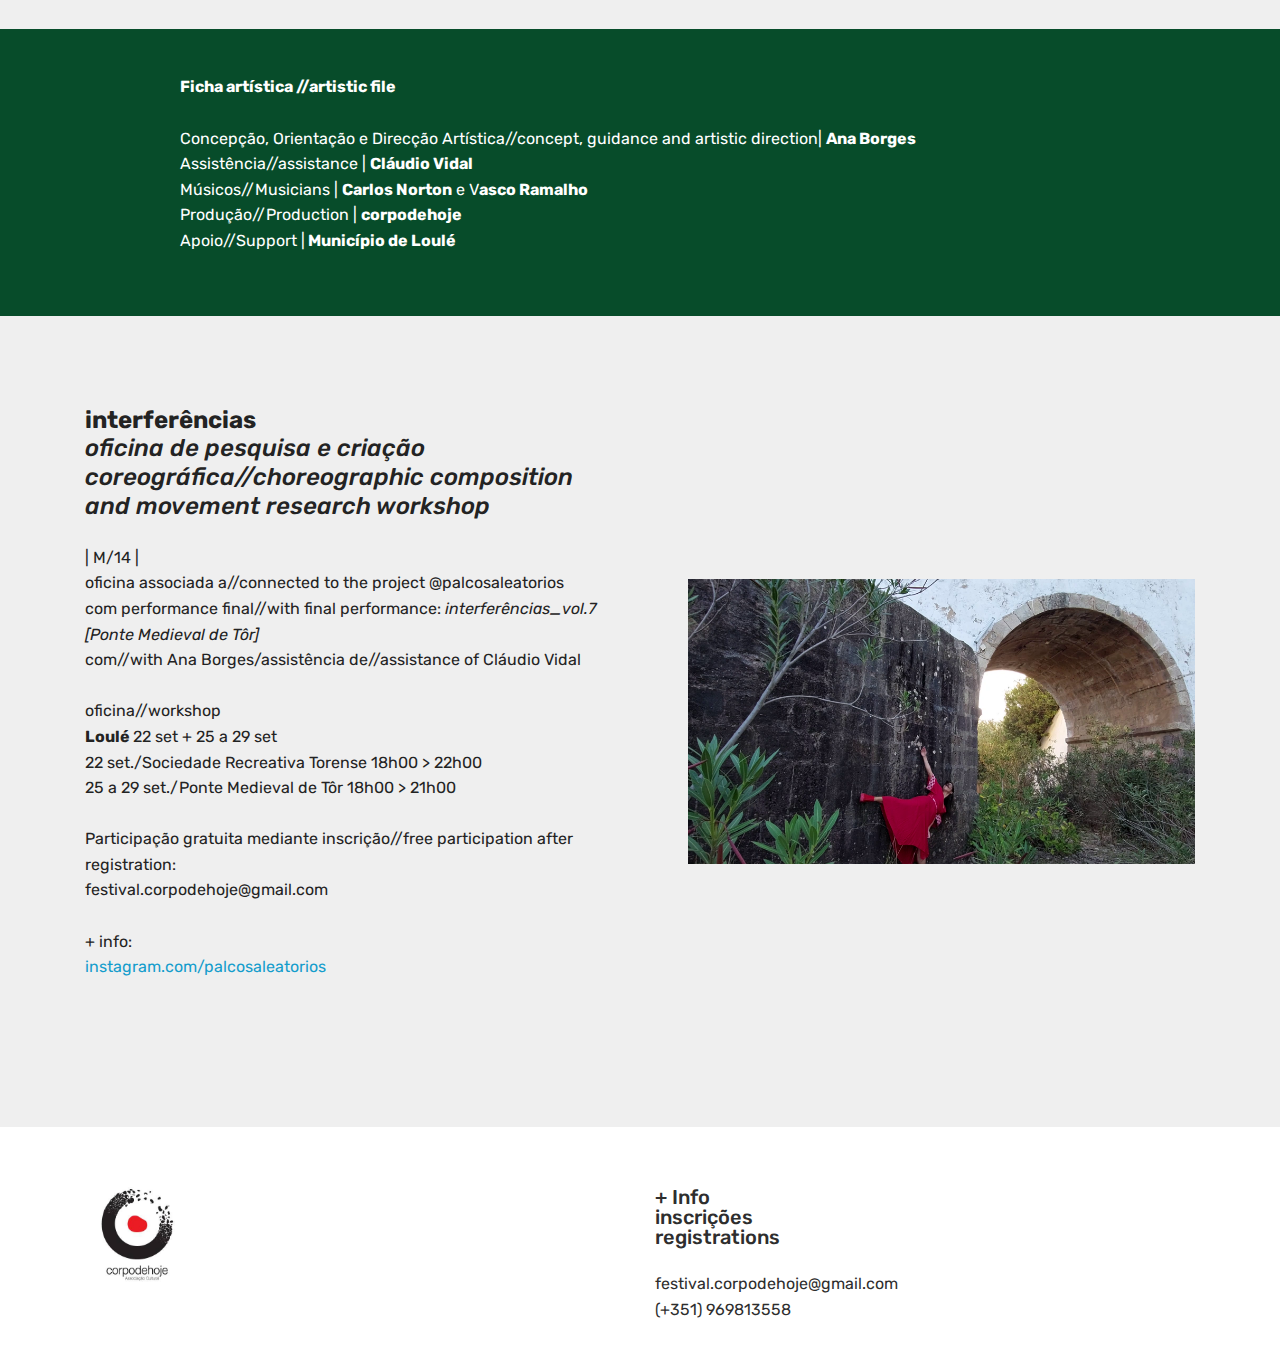
<file: interferencias.html>
<!DOCTYPE html>
<html  >
<head>
  <!-- Site made with Mobirise Website Builder v4.12.4, https://mobirise.com -->
  <meta charset="UTF-8">
  <meta http-equiv="X-UA-Compatible" content="IE=edge">
  <meta name="generator" content="Mobirise v4.12.4, mobirise.com">
  <meta name="viewport" content="width=device-width, initial-scale=1, minimum-scale=1">
  <link rel="shortcut icon" href="assets/images/326349411-2998734963755149-5232135666524178850-n-1.jpg" type="image/x-icon">
  <meta name="description" content="Web Page Creator Description">
  
  
  <title>interferencias</title>
  <link rel="stylesheet" href="assets/web/assets/mobirise-icons/mobirise-icons.css">
  <link rel="stylesheet" href="assets/bootstrap/css/bootstrap.min.css">
  <link rel="stylesheet" href="assets/bootstrap/css/bootstrap-grid.min.css">
  <link rel="stylesheet" href="assets/bootstrap/css/bootstrap-reboot.min.css">
  <link rel="stylesheet" href="assets/tether/tether.min.css">
  <link rel="stylesheet" href="assets/socicon/css/styles.css">
  <link rel="stylesheet" href="assets/theme/css/style.css">
  <link rel="preload" as="style" href="assets/mobirise/css/mbr-additional.css"><link rel="stylesheet" href="assets/mobirise/css/mbr-additional.css" type="text/css">
  
  
  
</head>
<body>
  <section class="cid-tP162SzKtI" id="video2-1q">

    
    
    <figure class="mbr-figure align-center">
        <div class="video-block" style="width: 100%;">
            <div><iframe class="mbr-embedded-video" src="https://www.youtube.com/embed/K9QUJvQW5Jc?rel=0&amp;amp;showinfo=0&amp;autoplay=1&amp;loop=1&amp;playlist=K9QUJvQW5Jc" width="1280" height="720" frameborder="0" allowfullscreen></iframe></div>
        </div>
    </figure>
</section>

<section class="engine"><a href="https://mobirise.info/q">responsive website templates</a></section><section class="header5 cid-tP162T2JMr" id="header5-1r">

    

    
    <div class="container">
        <div class="row justify-content-center">
            <div class="mbr-white col-md-10">
                <h1 class="mbr-section-title align-center pb-3 mbr-fonts-style display-2"><strong>interferências</strong></h1>
                <p class="mbr-text align-center display-5 pb-3 mbr-fonts-style">&nbsp;oficina de pesquisa e criação coreográfica//choreographic research and creation<br></p>
                
            </div>
        </div>
    </div>

    
</section>

<section class="header5 cid-tP162TFlx3" id="header5-1s">

    

    
    <div class="container">
        <div class="row justify-content-center">
            <div class="mbr-white col-md-10">
                
                <p class="mbr-text align-center display-5 pb-3 mbr-fonts-style display-7"><strong>Sinopse//synopsis
</strong><br><br><strong>PT
</strong><br>Ana Borges abraça a relação da dança com espaços não convencionais, seguindo uma estética ligada aos movimentos de dança americana dos anos 60/70 do séc. XX, de
coreógrafos como Trisha Brown e Yvonne Rainer, fazendo interagir dança e arquitectura, tendo
associada a ideia de democratização do corpo e do espaço. No sentido do trabalho artístico-
<br>pedagógico que desenvolve, criou o projecto <strong>interferências</strong> em 2004, ao qual associa o seu projecto de vídeo dança, <strong>palcos aleatórios_random stages {ou a urgência de (me)mover
por aí} </strong>em 2021 durante a pandemia covid19. Nestas oficinas sob o tema <strong>dança/espaço</strong>,
a interacção com a arquitectura própria de cada espaço, cria situações de movimento que vão
sendo estruturadas coreograficamente. A contribuição dos participantes no processo criativo é
activa, sendo dada liberdade de criação a partir da orientação e acompanhamento da
coreógrafa. A oficina vai assim desenhando uma estrutura coreográfica performance final, neste caso, <strong>interferências_vol.7 [Ponte Medieval de Tôr_Loulé] </strong>a 30 set
19h com música ao vivo. A oficina e performance final decorrem na Ponte Medieval de Tôr /
Loulé.<br>
<br><strong>EN</strong>
<br>Ana Borges embraces the relationship of dance with unconventional spaces, following an
aesthetic linked to the American dance movements of the 60s/70s of the century. XX, of
choreographers such as Trisha Brown and Yvonne Rainer, making dance and architecture
interact, having associated the idea of democratization of the body and space. In the sense of
<br>the artistic-pedagogical work that she develops, she created the project <strong>interferências</strong> in 2004,
To which she associates her video dance <strong>project, palcos aleatórios_random stages {ou a
urgência de (me)mover por aí}</strong> in 2021 during the covid19 pandemic. In these workshops
under the theme <strong>dance / space</strong>, the interaction with the architecture of each space, creates
situations of movement that are being structured choreographically. The contribution of the participants in the creative process is active, being given freedom of creation from the guidance
and accompaniment of the choreographer. The workshop is thus designing a choreographic
structure that results in a final performance, in this case,<strong> interferências_vol.7 [Ponte Medieval
de Tôr_Loulé]</strong> 30 set 19h with live music. The workshop and final performance take place at the Medieval Bridge of Tôr / Loulé.<br></p>
                
            </div>
        </div>
    </div>

    
</section>

<section class="header5 cid-tP162UBd6B" id="header5-1t">

    

    
    <div class="container">
        <div class="row justify-content-center">
            <div class="mbr-white col-md-10">
                
                <p class="mbr-text align-center display-5 pb-3 mbr-fonts-style display-7"><strong>Ficha artística //artistic file
</strong><br><strong><br></strong>Concepção, Orientação e Direcção Artística//concept, guidance and artistic direction| <strong>Ana
Borges</strong>
<br>Assistência//assistance | <strong>Cláudio Vidal
</strong><br>Músicos//Musicians | <strong>Carlos Norton</strong> e V<strong>asco Ramalho
</strong><br>Produção//Production | <strong>corpodehoje
</strong><br>Apoio//Support |<strong> Município de Loulé</strong><br></p>
                
            </div>
        </div>
    </div>

    
</section>

<section class="header3 cid-tP18GLQiLE" id="header3-1w">

    

    

    <div class="container">
        <div class="media-container-row">
            <div class="mbr-figure" style="width: 100%;">
                <img src="assets/images/interferncias3-2023-03-16-20h17m53s404.png" alt="Mobirise" title="">
            </div>

            <div class="media-content">
                <h1 class="mbr-section-title mbr-white pb-3 mbr-fonts-style display-5"><strong>interferências</strong><br><em>oficina de pesquisa e criação coreográfica//choreographic composition and movement research workshop</em></h1>
                
                <div class="mbr-section-text mbr-white pb-3 ">
                    <p class="mbr-text mbr-fonts-style display-7">| M/14 | <br>oficina associada a//connected to the project @palcosaleatorios
<br>com performance final//with final performance:<em> interferências_vol.7 [Ponte Medieval de Tôr]</em>
<br>com//with Ana Borges/assistência de//assistance of Cláudio Vidal<br><br>oficina//workshop<br><strong>Loulé </strong>22 set + 25 a 29 set
<br>22 set./Sociedade Recreativa Torense 18h00 &gt; 22h00
<br>25 a 29 set./Ponte Medieval de Tôr 18h00 &gt; 21h00
<br><br>Participação gratuita mediante inscrição//free participation after registration:
<br>festival.corpodehoje@gmail.com
<br><br>+ info:<br><a href="http://www.instagram.com/palcosaleatorios" target="_blank">instagram.com/palcosaleatorios</a><br>&nbsp;</p>
                </div>
                
            </div>
        </div>
    </div>

</section>

<section class="cid-tP162WMsD0" id="footer1-1v">

    

    

    <div class="container">
        <div class="media-container-row content text-white">
            <div class="col-12 col-md-3">
                <div class="media-wrap">
                    
                        <a href="index.html"><img src="assets/images/326349411-2998734963755149-5232135666524178850-n.jpg" alt="Mobirise" title=""></a>
                    
                </div>
            </div>
            <div class="col-12 col-md-3 mbr-fonts-style display-7">
                <h5 class="pb-3"><br></h5>
                <p class="mbr-text"></p>
            </div>
            <div class="col-12 col-md-3 mbr-fonts-style display-7">
                <h5 class="pb-3"><div>+ Info
</div><div>inscrições
</div><div>registrations</div></h5>
                <p class="mbr-text">festival.corpodehoje@gmail.com
                    <br>(+351) 969813558 &nbsp; &nbsp; &nbsp; &nbsp; &nbsp; &nbsp; &nbsp; &nbsp; &nbsp; &nbsp;<br><br></p>
            </div>
            <div class="col-12 col-md-3 mbr-fonts-style display-7">
                <h5 class="pb-3"></h5>
                <p class="mbr-text"></p>
            </div>
        </div>
        
    </div>
</section>


  <script src="assets/web/assets/jquery/jquery.min.js"></script>
  <script src="assets/popper/popper.min.js"></script>
  <script src="assets/bootstrap/js/bootstrap.min.js"></script>
  <script src="assets/tether/tether.min.js"></script>
  <script src="assets/smoothscroll/smooth-scroll.js"></script>
  <script src="assets/theme/js/script.js"></script>
  
  
</body>
</html>
</file>
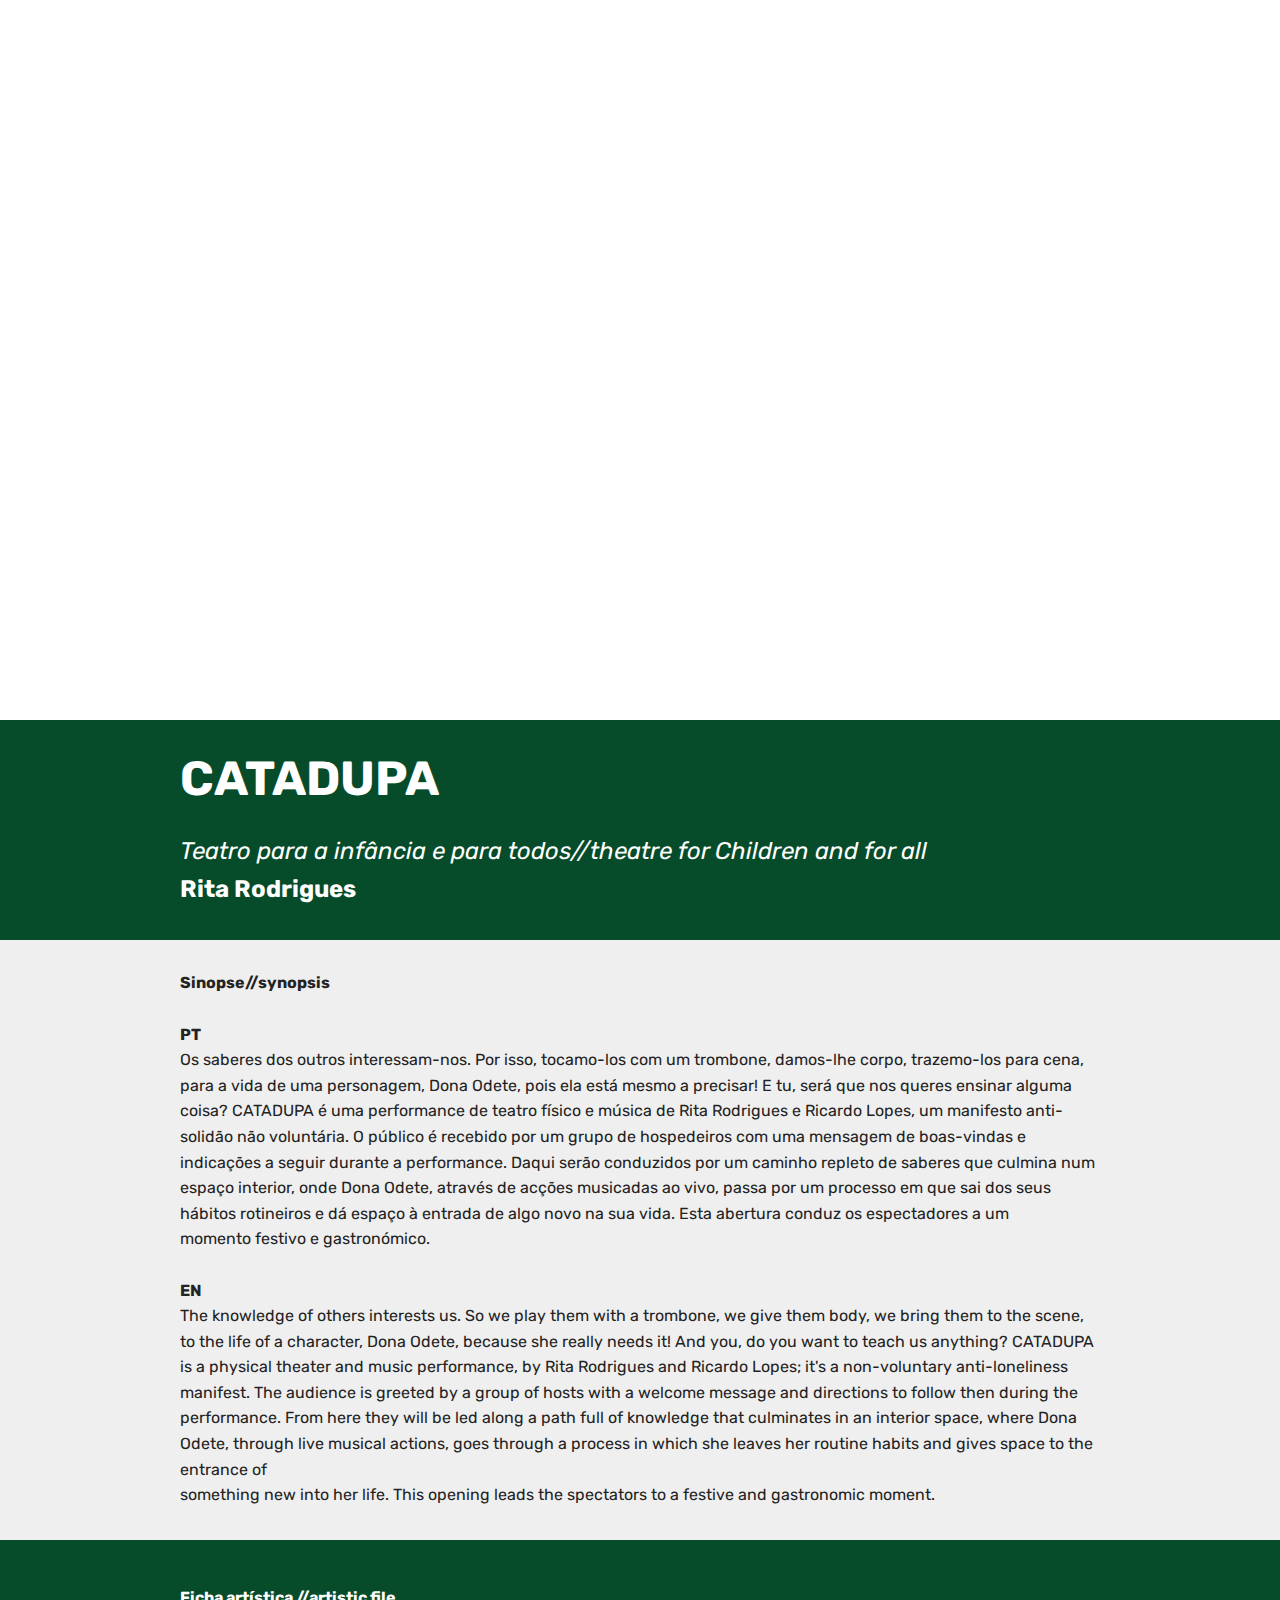
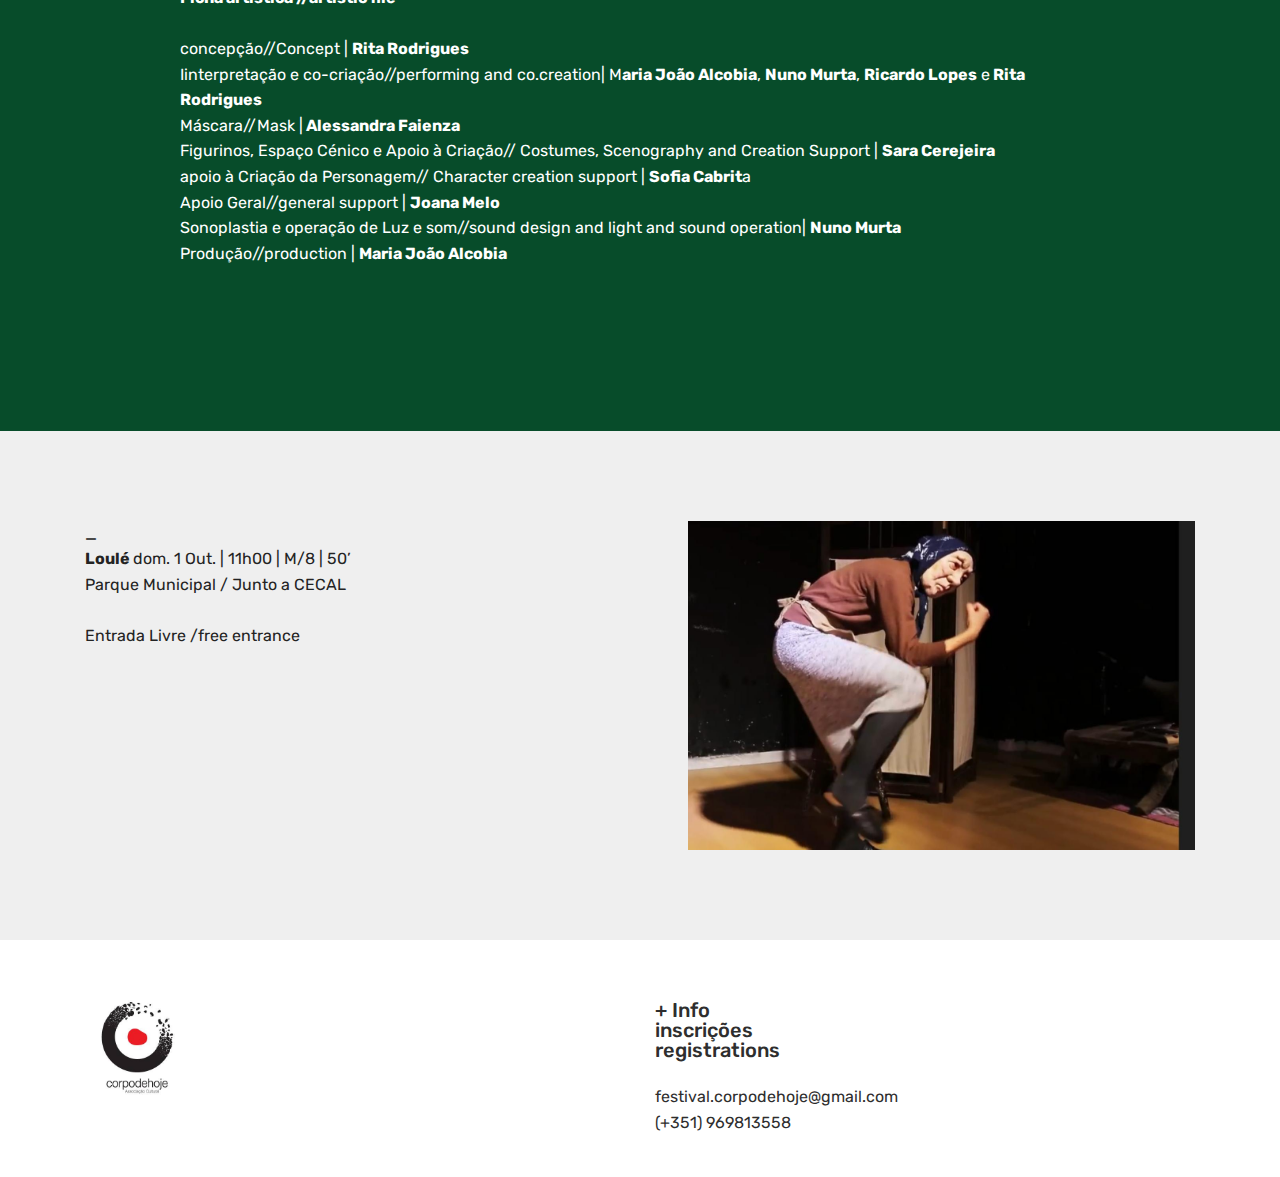
<file: page1.html>
<!DOCTYPE html>
<html  >
<head>
  <!-- Site made with Mobirise Website Builder v4.12.4, https://mobirise.com -->
  <meta charset="UTF-8">
  <meta http-equiv="X-UA-Compatible" content="IE=edge">
  <meta name="generator" content="Mobirise v4.12.4, mobirise.com">
  <meta name="viewport" content="width=device-width, initial-scale=1, minimum-scale=1">
  <link rel="shortcut icon" href="assets/images/326349411-2998734963755149-5232135666524178850-n-1.jpg" type="image/x-icon">
  <meta name="description" content="Site Maker Description">
  
  
  <title>CATADUPA</title>
  <link rel="stylesheet" href="assets/web/assets/mobirise-icons/mobirise-icons.css">
  <link rel="stylesheet" href="assets/bootstrap/css/bootstrap.min.css">
  <link rel="stylesheet" href="assets/bootstrap/css/bootstrap-grid.min.css">
  <link rel="stylesheet" href="assets/bootstrap/css/bootstrap-reboot.min.css">
  <link rel="stylesheet" href="assets/tether/tether.min.css">
  <link rel="stylesheet" href="assets/socicon/css/styles.css">
  <link rel="stylesheet" href="assets/theme/css/style.css">
  <link rel="preload" as="style" href="assets/mobirise/css/mbr-additional.css"><link rel="stylesheet" href="assets/mobirise/css/mbr-additional.css" type="text/css">
  
  
  
</head>
<body>
  <section class="cid-tP0VHKuOb5" id="video2-1c">

    
    
    <figure class="mbr-figure align-center">
        <div class="video-block" style="width: 100%;">
            <div><iframe class="mbr-embedded-video" src="https://www.youtube.com/embed/Ij6MGTuXdGk?rel=0&amp;amp;showinfo=0&amp;autoplay=1&amp;loop=1&amp;playlist=Ij6MGTuXdGk" width="1280" height="720" frameborder="0" allowfullscreen></iframe></div>
        </div>
    </figure>
</section>

<section class="engine"><a href="https://mobirise.info/l">free website templates</a></section><section class="header5 cid-tP0Wvws3EV" id="header5-1d">

    

    
    <div class="container">
        <div class="row justify-content-center">
            <div class="mbr-white col-md-10">
                <h1 class="mbr-section-title align-center pb-3 mbr-fonts-style display-2"><strong>
                    CATADUPA</strong></h1>
                <p class="mbr-text align-center display-5 pb-3 mbr-fonts-style"><em>Teatro para a infância e para todos//theatre for Children and for all<br></em><strong>Rita Rodrigues</strong><br></p>
                
            </div>
        </div>
    </div>

    
</section>

<section class="header5 cid-tP0VvEFyIe" id="header5-1a">

    

    
    <div class="container">
        <div class="row justify-content-center">
            <div class="mbr-white col-md-10">
                
                <p class="mbr-text align-center display-5 pb-3 mbr-fonts-style display-7"><strong>Sinopse//synopsis
</strong><br><br><strong>PT
</strong><br>Os saberes dos outros interessam-nos. Por isso, tocamo-los com um trombone, damos-lhe
corpo, trazemo-los para cena, para a vida de uma personagem, Dona Odete, pois ela está
mesmo a precisar! E tu, será que nos queres ensinar alguma coisa? CATADUPA é uma
performance de teatro físico e música de Rita Rodrigues e Ricardo Lopes, um manifesto anti-
<br>solidão não voluntária. O público é recebido por um grupo de hospedeiros com uma mensagem
de boas-vindas e indicações a seguir durante a performance. Daqui serão conduzidos por um
caminho repleto de saberes que culmina num espaço interior, onde Dona Odete, através de
acções musicadas ao vivo, passa por um processo em que sai dos seus hábitos rotineiros e dá
espaço à entrada de algo novo na sua vida. Esta abertura conduz os espectadores a um
<br>momento festivo e gastronómico.
<br><br><strong>EN
</strong><br>The knowledge of others interests us. So we play them with a trombone, we give them body, we
bring them to the scene, to the life of a character, Dona Odete, because she really needs it! And
you, do you want to teach us anything? CATADUPA is a physical theater and music
performance, by Rita Rodrigues and Ricardo Lopes; it's a non-voluntary anti-loneliness
manifest. The audience is greeted by a group of hosts with a welcome message and directions
to follow then during the performance. From here they will be led along a path full of knowledge
that culminates in an interior space, where Dona Odete, through live musical actions, goes
through a process in which she leaves her routine habits and gives space to the entrance of
<br>something new into her life. This opening leads the spectators to a festive and gastronomic
moment.<br></p>
                
            </div>
        </div>
    </div>

    
</section>

<section class="header5 cid-tP113y0MRy" id="header5-1e">

    

    
    <div class="container">
        <div class="row justify-content-center">
            <div class="mbr-white col-md-10">
                
                <p class="mbr-text align-center display-5 pb-3 mbr-fonts-style display-7"><strong>Ficha artística //artistic file
</strong><br><strong><br></strong>concepção//Concept | <strong>Rita Rodrigues</strong>
<br>Iinterpretação e co-criação//performing and co.creation| M<strong>aria João Alcobia</strong>, <strong>Nuno Murta</strong>,
<strong>Ricardo Lopes</strong> e<strong> Rita Rodrigues</strong>
<br>Máscara//Mask |<strong> Alessandra Faienza</strong>
<br>Figurinos, Espaço Cénico e Apoio à Criação// Costumes, Scenography and Creation Support |&nbsp;<strong>Sara Cerejeira
</strong><br>apoio à Criação da Personagem// Character creation support | <strong>Sofia Cabrit</strong>a
<br>Apoio Geral//general support | <strong>Joana Melo
</strong><br>Sonoplastia e operação de Luz e som//sound design and light and sound operation| <strong>Nuno
Murta
</strong><br>Produção//production | <strong>Maria João Alcobia</strong><br><br><br><strong><br></strong><br></p>
                
            </div>
        </div>
    </div>

    
</section>

<section class="header3 cid-tP12bO2nsw" id="header3-1f">

    

    

    <div class="container">
        <div class="media-container-row">
            <div class="mbr-figure" style="width: 100%;">
                <img src="assets/images/catadupa-img-20220515-wa0009.jpg" alt="Mobirise" title="">
            </div>

            <div class="media-content">
                
                
                <div class="mbr-section-text mbr-white pb-3 ">
                    <p class="mbr-text mbr-fonts-style display-7">_<br><strong>Loulé </strong>dom. 1 Out. | 11h00 | M/8 | 50’<br>Parque Municipal / Junto a CECAL
<br><br>Entrada Livre /free entrance</p>
                </div>
                
            </div>
        </div>
    </div>

</section>

<section class="cid-tP0VtWxOJB" id="footer1-19">

    

    

    <div class="container">
        <div class="media-container-row content text-white">
            <div class="col-12 col-md-3">
                <div class="media-wrap">
                    
                        <a href="index.html"><img src="assets/images/326349411-2998734963755149-5232135666524178850-n.jpg" alt="Mobirise" title=""></a>
                    
                </div>
            </div>
            <div class="col-12 col-md-3 mbr-fonts-style display-7">
                <h5 class="pb-3"><br></h5>
                <p class="mbr-text"></p>
            </div>
            <div class="col-12 col-md-3 mbr-fonts-style display-7">
                <h5 class="pb-3"><div>+ Info
</div><div>inscrições
</div><div>registrations</div></h5>
                <p class="mbr-text">festival.corpodehoje@gmail.com
                    <br>(+351) 969813558 &nbsp; &nbsp; &nbsp; &nbsp; &nbsp; &nbsp; &nbsp; &nbsp; &nbsp; &nbsp;<br><br></p>
            </div>
            <div class="col-12 col-md-3 mbr-fonts-style display-7">
                <h5 class="pb-3"></h5>
                <p class="mbr-text"></p>
            </div>
        </div>
        
    </div>
</section>


  <script src="assets/web/assets/jquery/jquery.min.js"></script>
  <script src="assets/popper/popper.min.js"></script>
  <script src="assets/bootstrap/js/bootstrap.min.js"></script>
  <script src="assets/tether/tether.min.js"></script>
  <script src="assets/smoothscroll/smooth-scroll.js"></script>
  <script src="assets/theme/js/script.js"></script>
  
  
</body>
</html>
</file>
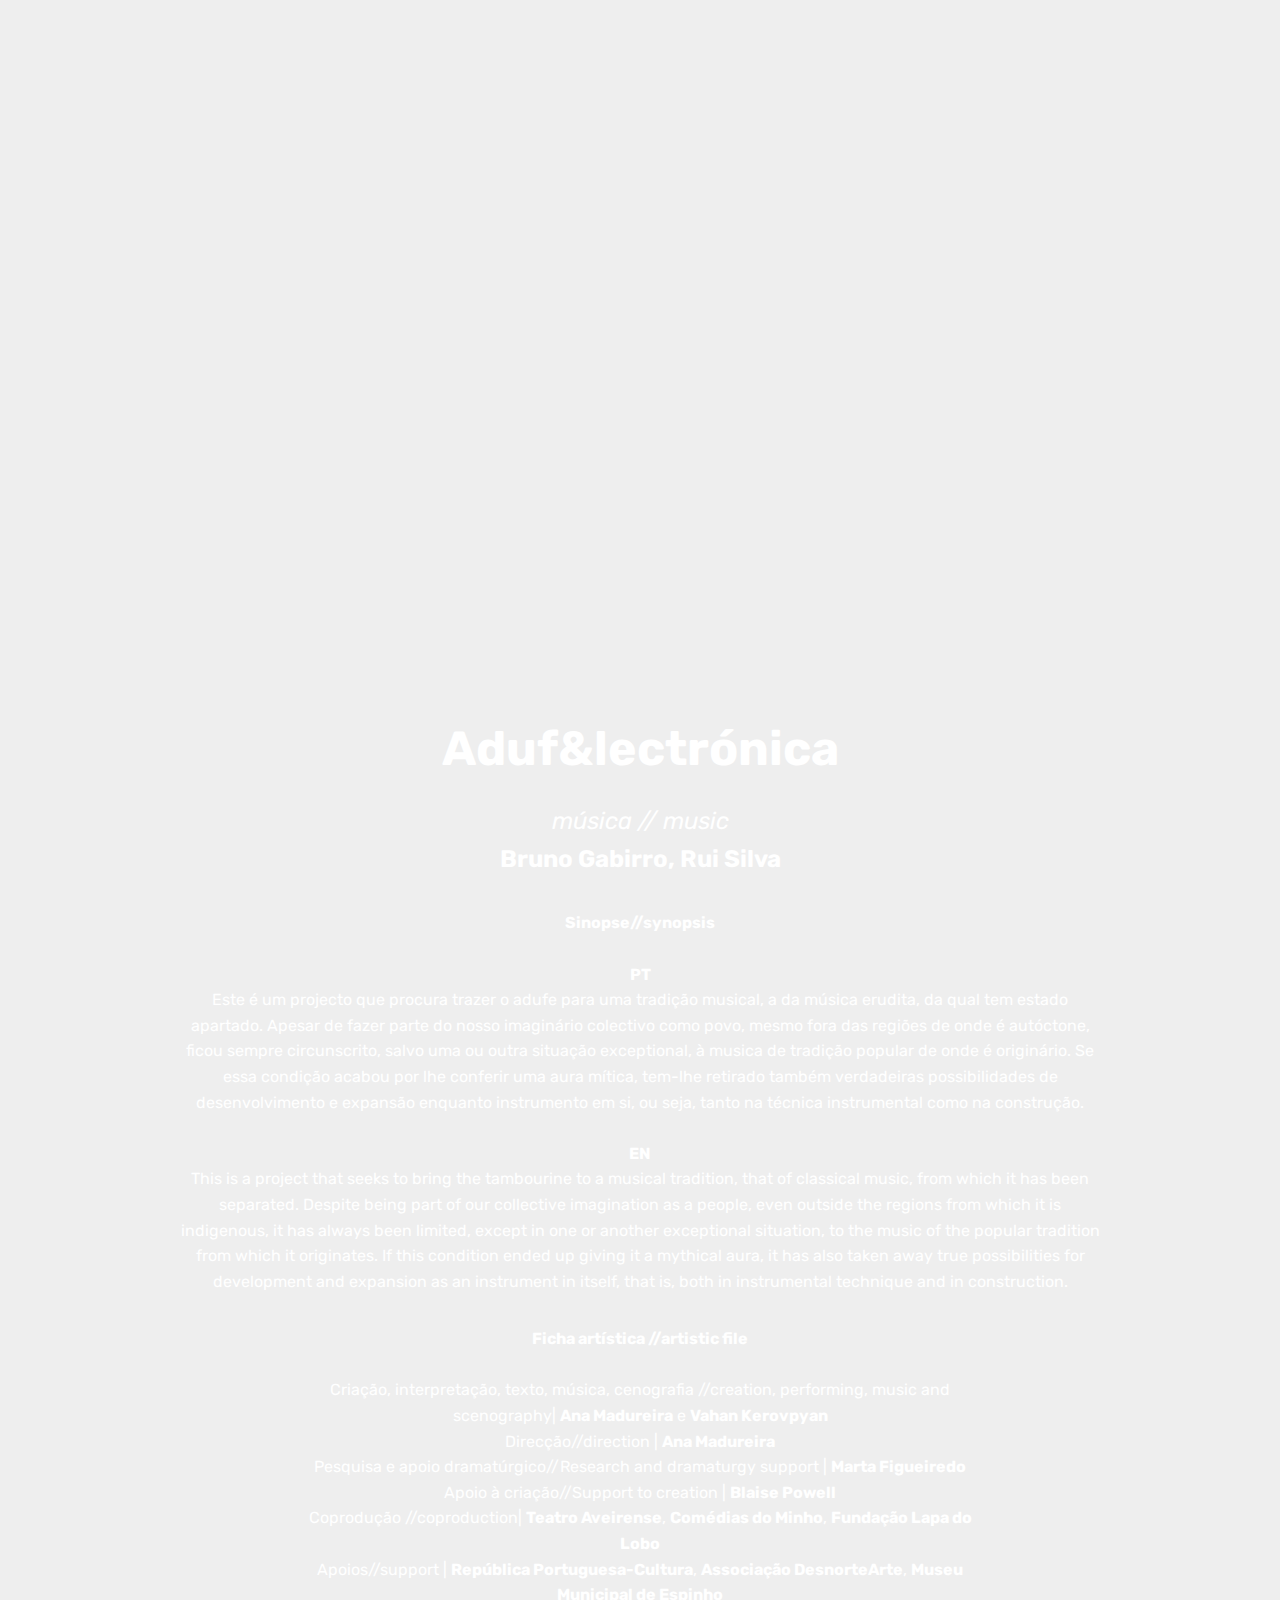
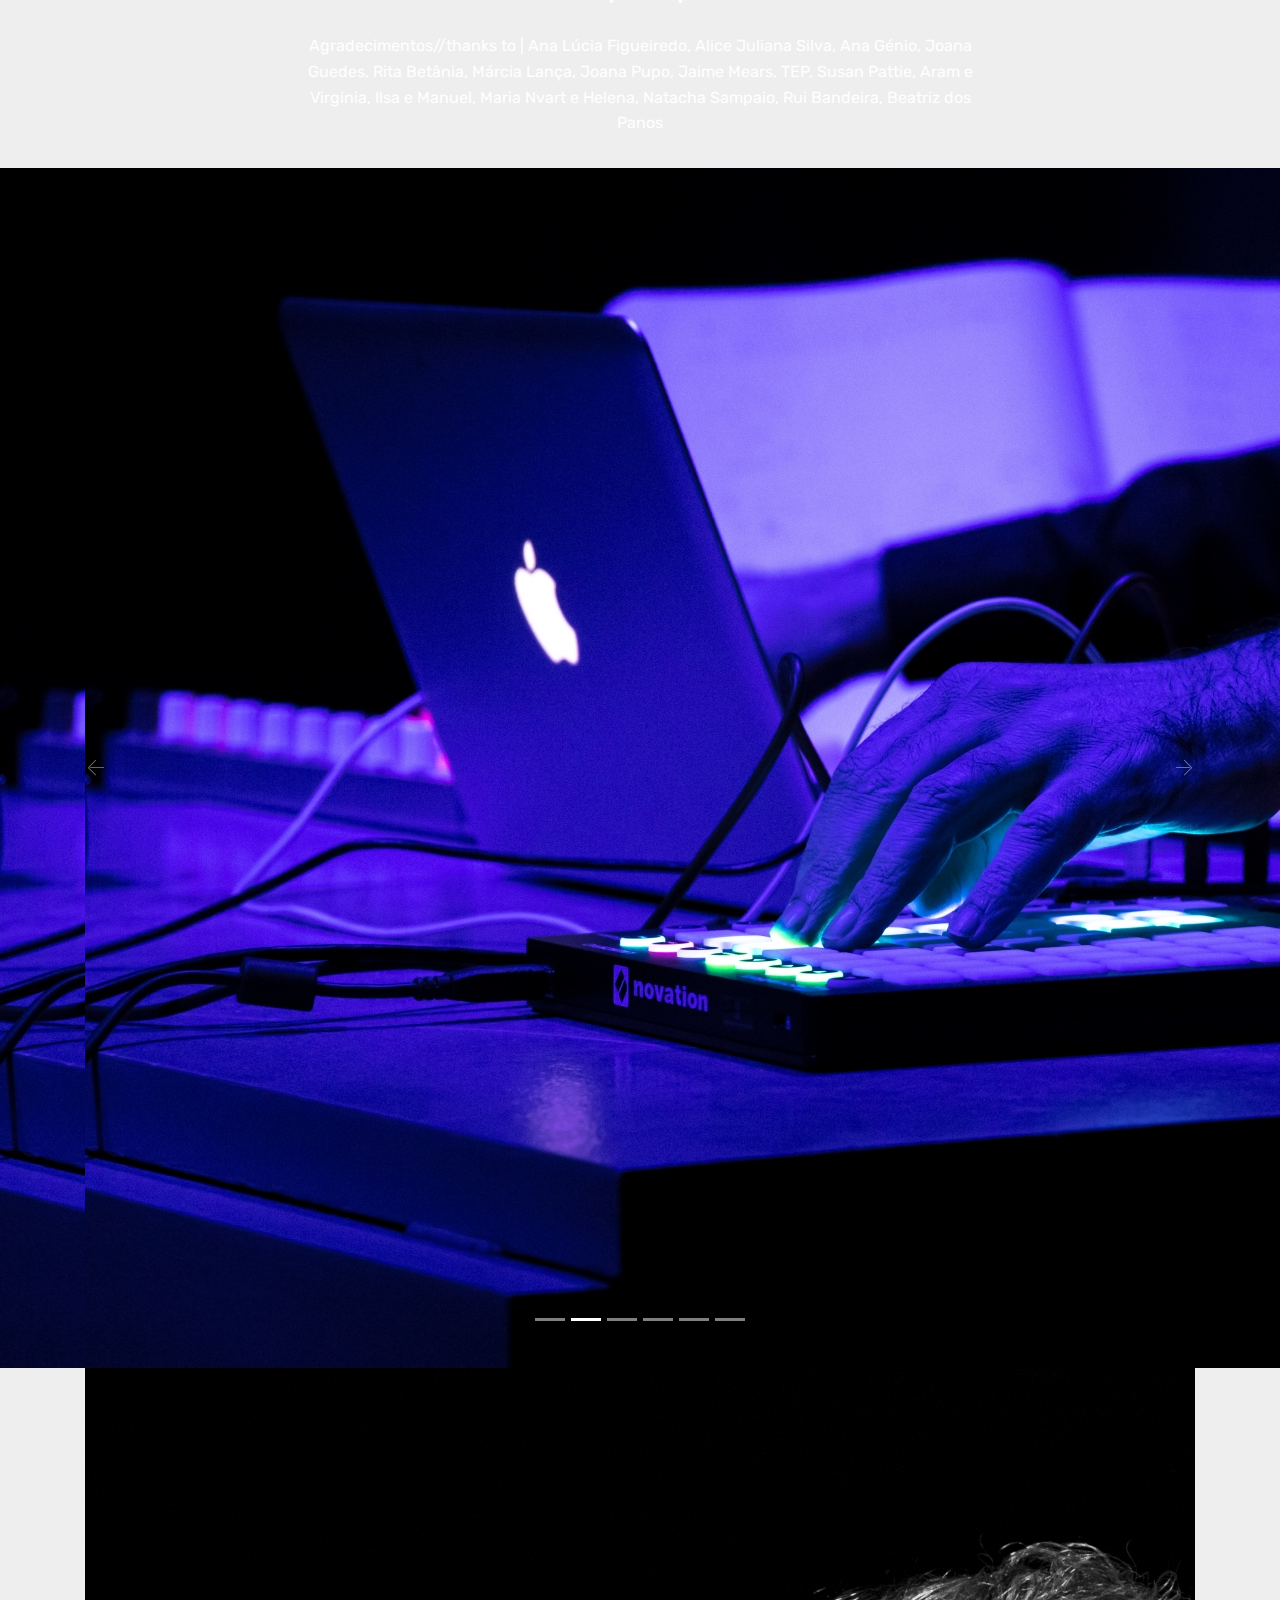
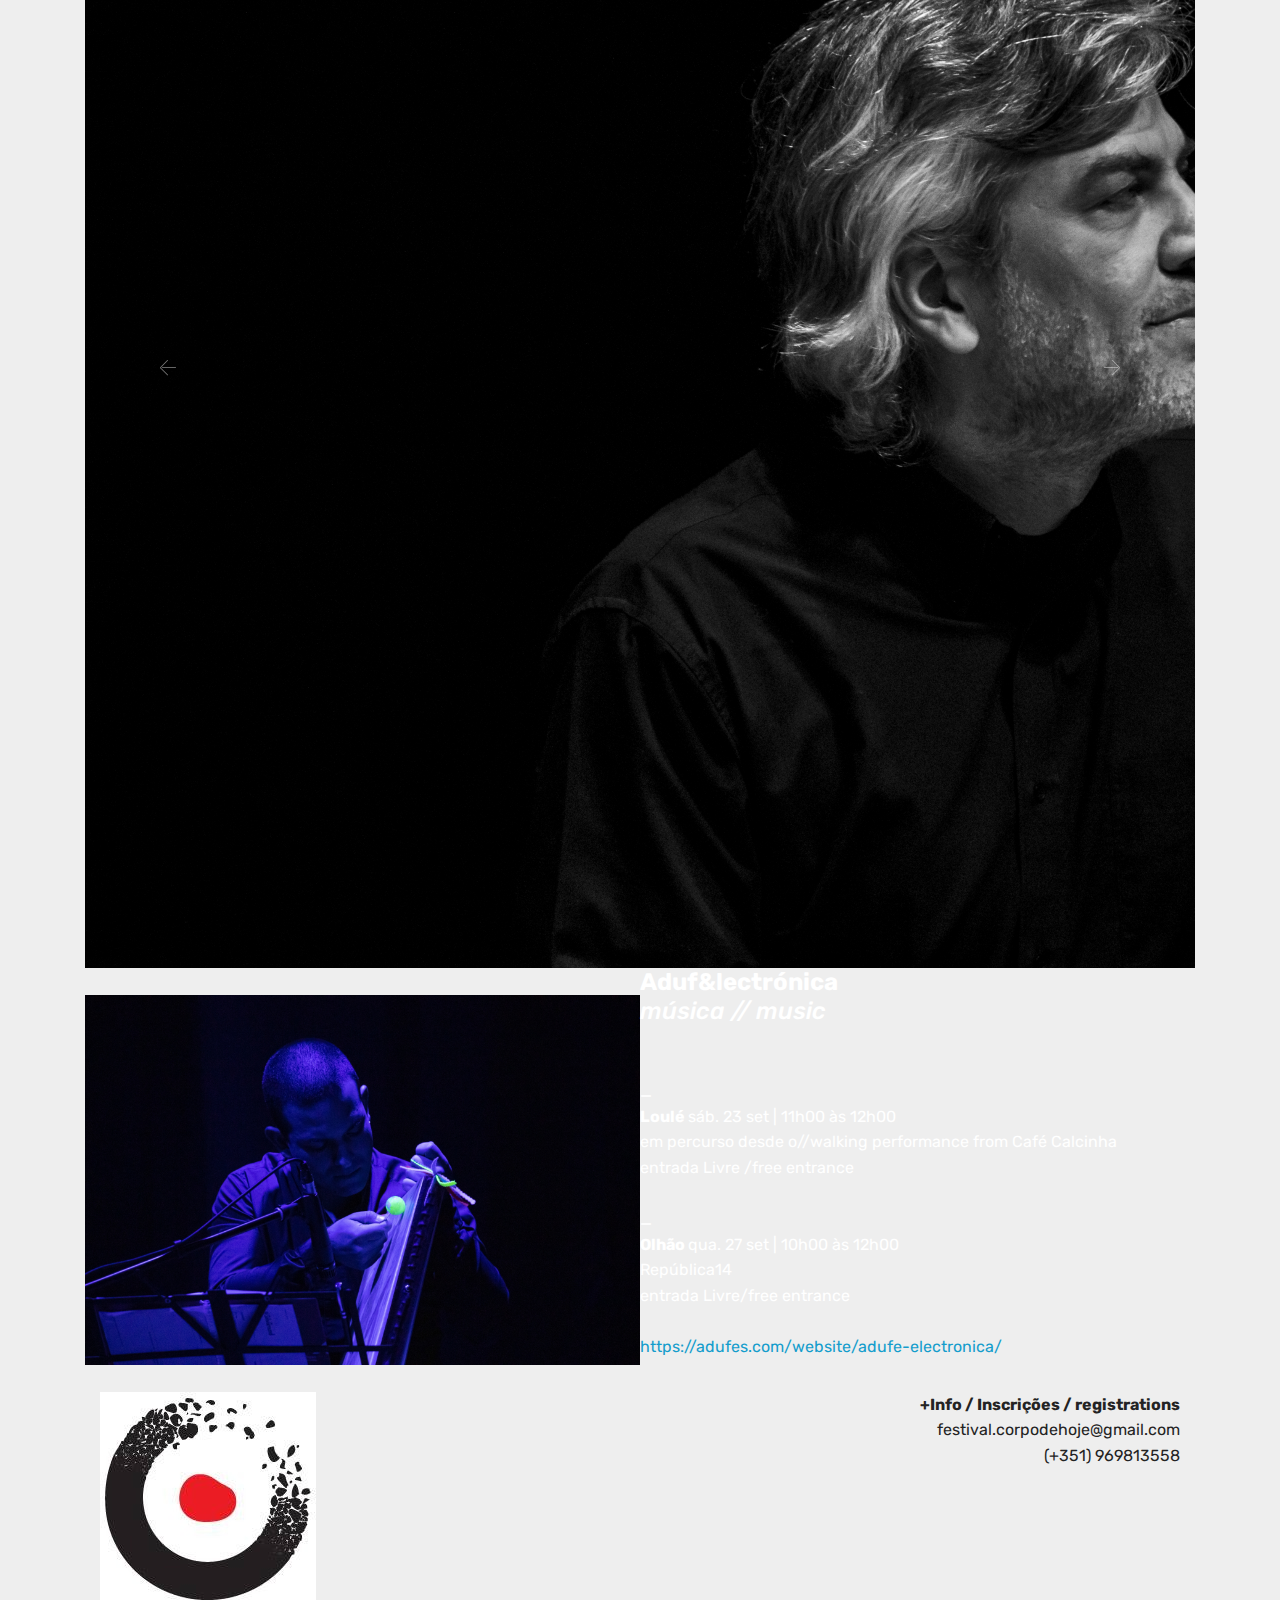
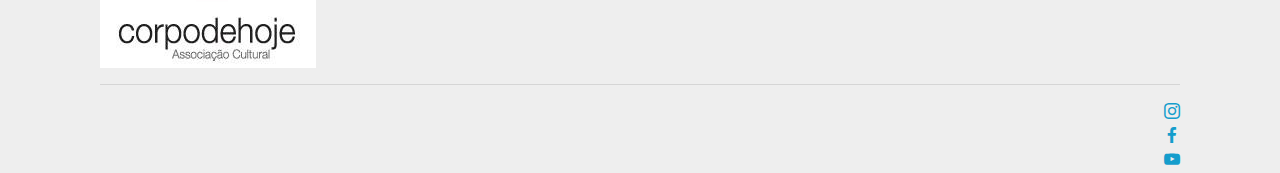
<file: page2.html>
<!DOCTYPE html>
<html  >
<head>
  <!-- Site made with Mobirise Website Builder v4.12.4, https://mobirise.com -->
  <meta charset="UTF-8">
  <meta http-equiv="X-UA-Compatible" content="IE=edge">
  <meta name="generator" content="Mobirise v4.12.4, mobirise.com">
  <meta name="viewport" content="width=device-width, initial-scale=1, minimum-scale=1">
  <link rel="shortcut icon" href="assets/images/corpo-de-hoje-logo.jpg" type="image/x-icon">
  <meta name="description" content="Web Site Generator Description">
  
  
  <title>Aduf&amp;lectrónica</title>
  <link rel="stylesheet" href="assets/web/assets/mobirise-icons/mobirise-icons.css">
  <link rel="stylesheet" href="assets/bootstrap/css/bootstrap.min.css">
  <link rel="stylesheet" href="assets/bootstrap/css/bootstrap-grid.min.css">
  <link rel="stylesheet" href="assets/bootstrap/css/bootstrap-reboot.min.css">
  <link rel="stylesheet" href="assets/socicon/css/styles.css">
  <link rel="stylesheet" href="assets/tether/tether.min.css">
  <link rel="stylesheet" href="assets/theme/css/style.css">
  <link rel="preload" as="style" href="assets/mobirise/css/mbr-additional.css"><link rel="stylesheet" href="assets/mobirise/css/mbr-additional.css" type="text/css">
  
  
  
</head>
<body>
  <section class="cid-uiuXWZUayA" id="video2-x">

    
    
    <figure class="mbr-figure align-center">
        <div class="video-block" style="width: 100%;">
            <div><iframe class="mbr-embedded-video" src="https://www.youtube.com/embed/19o8tP4uSt8?rel=0&amp;amp;showinfo=0&amp;autoplay=1&amp;loop=0" width="1280" height="720" frameborder="0" allowfullscreen></iframe></div>
        </div>
    </figure>
</section>

<section class="engine"><a href="https://mobirise.info/q">free responsive site templates</a></section><section class="header5 cid-uiuX8XmUND" id="header5-s">

    

    
    <div class="container">
        <div class="row justify-content-center">
            <div class="mbr-white col-md-10">
                <h1 class="mbr-section-title align-center pb-3 mbr-fonts-style display-2"><strong>
                    Aduf&amp;lectrónica</strong></h1>
                <p class="mbr-text align-center display-5 pb-3 mbr-fonts-style"><em>música // music</em><em><br></em><strong>Bruno Gabirro, Rui Silva</strong><br></p>
                
            </div>
        </div>
    </div>

    
</section>

<section class="header5 cid-uiuX8XQmeC" id="header5-t">

    

    
    <div class="container">
        <div class="row justify-content-center">
            <div class="mbr-white col-md-10">
                
                <p class="mbr-text align-center display-5 pb-3 mbr-fonts-style display-7"><strong>Sinopse//synopsis
</strong><br><br><strong>PT
</strong><br>Este é um projecto que procura trazer o adufe para uma tradição musical, a da música erudita, da qual tem estado apartado. Apesar de fazer parte do nosso imaginário colectivo como povo, mesmo fora das regiões de onde é autóctone, ficou sempre circunscrito, salvo uma ou outra situação exceptional, à musica de tradição popular de onde é originário. Se essa condição acabou por lhe conferir uma aura mítica, tem-lhe retirado também verdadeiras possibilidades de desenvolvimento e expansão enquanto instrumento em si, ou seja, tanto na técnica instrumental como na construção.<br><br><strong>EN</strong>
<br>This is a project that seeks to bring the tambourine to a musical tradition, that of classical music, from which it has been separated. Despite being part of our collective imagination as a people, even outside the regions from which it is indigenous, it has always been limited, except in one or another exceptional situation, to the music of the popular tradition from which it originates. If this condition ended up giving it a mythical aura, it has also taken away true possibilities for development and expansion as an instrument in itself, that is, both in instrumental technique and in construction.<br></p>
                
            </div>
        </div>
    </div>

    
</section>

<section class="header5 cid-uiv12nR0ee" id="header5-y">

    

    
    <div class="container">
        <div class="row justify-content-center">
            <div class="mbr-white col-md-10">
                
                <p class="mbr-text align-center display-5 pb-3 mbr-fonts-style display-7"><strong>Ficha artística //artistic file
</strong><br><strong><br></strong>Criação, interpretação, texto, música, cenografia //creation, performing, music and
<br>scenography| <strong>Ana Madureira</strong> e <strong>Vahan Kerovpyan
</strong><br>Direcção//direction | <strong>Ana Madureira
</strong><br>Pesquisa e apoio dramatúrgico//Research and dramaturgy support | <strong>Marta Figueiredo
</strong><br>Apoio à criação//Support to creation | <strong>Blaise Powell
</strong><br>Coprodução //coproduction| <strong>Teatro Aveirense</strong>, <strong>Comédias do Minho</strong>, <strong>Fundação Lapa do
<br>Lobo
</strong><br>Apoios//support | <strong>República Portuguesa-Cultura</strong>, <strong>Associação DesnorteArte</strong>, <strong>Museu
<br>Municipal de Espinho</strong>
<br>
<br>Agradecimentos//thanks to | Ana Lúcia Figueiredo, Alice Juliana Silva, Ana Génio, Joana
<br>Guedes, Rita Betânia, Márcia Lança, Joana Pupo, Jaime Mears, TEP, Susan Pattie, Aram e
<br>Virginia, Ilsa e Manuel, Maria Nvart e Helena, Natacha Sampaio, Rui Bandeira, Beatriz dos
<br>Panos</p>
                
            </div>
        </div>
    </div>

    
</section>

<section class="carousel slide cid-uiv1ccyslA" data-interval="false" id="slider1-10">

    

    <div class="full-screen"><div class="mbr-slider slide carousel" data-keyboard="false" data-ride="false" data-interval="false" data-pause="false"><ol class="carousel-indicators"><li data-app-prevent-settings="" data-target="#slider1-10" data-slide-to="0"></li><li data-app-prevent-settings="" data-target="#slider1-10" class=" active" data-slide-to="1"></li><li data-app-prevent-settings="" data-target="#slider1-10" data-slide-to="2"></li><li data-app-prevent-settings="" data-target="#slider1-10" data-slide-to="3"></li><li data-app-prevent-settings="" data-target="#slider1-10" data-slide-to="4"></li><li data-app-prevent-settings="" data-target="#slider1-10" data-slide-to="5"></li></ol><div class="carousel-inner" role="listbox"><div class="carousel-item slider-fullscreen-image" data-bg-video-slide="false" style="background-image: url(assets/images/adufe-electronica-museu-dos-baleeiros1.jpg);"><div class="container container-slide"><div class="image_wrapper"><img src="assets/images/adufe-electronica-museu-dos-baleeiros1.jpg" alt="" title=""><div class="carousel-caption justify-content-center"><div class="col-10 align-center"></div></div></div></div></div><div class="carousel-item slider-fullscreen-image active" data-bg-video-slide="false" style="background-image: url(assets/images/adufe-electronica-museu-dos-baleeiros2.jpg);"><div class="container container-slide"><div class="image_wrapper"><img src="assets/images/adufe-electronica-museu-dos-baleeiros2.jpg" alt="" title=""><div class="carousel-caption justify-content-center"><div class="col-10 align-center"></div></div></div></div></div><div class="carousel-item slider-fullscreen-image" data-bg-video-slide="false" style="background-image: url(assets/images/adufe-electronica-museu-dos-baleeiros3.jpg);"><div class="container container-slide"><div class="image_wrapper"><img src="assets/images/adufe-electronica-museu-dos-baleeiros3.jpg" alt="" title=""><div class="carousel-caption justify-content-center"><div class="col-10 align-center"></div></div></div></div></div><div class="carousel-item slider-fullscreen-image" data-bg-video-slide="false" style="background-image: url(assets/images/adufe-electronica-museu-dos-baleeiros4.jpg);"><div class="container container-slide"><div class="image_wrapper"><img src="assets/images/adufe-electronica-museu-dos-baleeiros4.jpg" alt="" title=""><div class="carousel-caption justify-content-center"><div class="col-10 align-center"></div></div></div></div></div><div class="carousel-item slider-fullscreen-image" data-bg-video-slide="false" style="background-image: url(assets/images/adufe-electronica-museu-dos-baleeiros5.jpg);"><div class="container container-slide"><div class="image_wrapper"><img src="assets/images/adufe-electronica-museu-dos-baleeiros5.jpg" alt="" title=""><div class="carousel-caption justify-content-center"><div class="col-10 align-center"></div></div></div></div></div><div class="carousel-item slider-fullscreen-image" data-bg-video-slide="false" style="background-image: url(assets/images/adufe-electronica-museu-dos-baleeiros6.jpg);"><div class="container container-slide"><div class="image_wrapper"><img src="assets/images/adufe-electronica-museu-dos-baleeiros6.jpg" alt="" title=""><div class="carousel-caption justify-content-center"><div class="col-10 align-center"></div></div></div></div></div></div><a data-app-prevent-settings="" class="carousel-control carousel-control-prev" role="button" data-slide="prev" href="#slider1-10"><span aria-hidden="true" class="mbri-left mbr-iconfont"></span><span class="sr-only">Previous</span></a><a data-app-prevent-settings="" class="carousel-control carousel-control-next" role="button" data-slide="next" href="#slider1-10"><span aria-hidden="true" class="mbri-right mbr-iconfont"></span><span class="sr-only">Next</span></a></div></div>

</section>

<section class="carousel slide cid-uiv1Q4wn4C" data-interval="false" id="slider2-11">

    
    <div class="container content-slider">
        <div class="content-slider-wrap">
            <div><div class="mbr-slider slide carousel" data-keyboard="false" data-ride="false" data-interval="false" data-pause="false"><div class="carousel-inner" role="listbox"><div class="carousel-item slider-fullscreen-image active" data-bg-video-slide="false" style="background-image: url(assets/images/adufe-electronica-museu-dos-baleeiros1.jpg);"><div class="container container-slide"><div class="image_wrapper"><img src="assets/images/adufe-electronica-museu-dos-baleeiros1.jpg" alt="" title=""><div class="carousel-caption justify-content-center"><div class="col-10 align-center"></div></div></div></div></div><div class="carousel-item slider-fullscreen-image" data-bg-video-slide="false" style="background-image: url(assets/images/adufe-electronica-museu-dos-baleeiros2.jpg);"><div class="container container-slide"><div class="image_wrapper"><img src="assets/images/adufe-electronica-museu-dos-baleeiros2.jpg" alt="" title=""><div class="carousel-caption justify-content-center"><div class="col-10 align-center"></div></div></div></div></div><div class="carousel-item slider-fullscreen-image" data-bg-video-slide="false" style="background-image: url(assets/images/adufe-electronica-museu-dos-baleeiros3.jpg);"><div class="container container-slide"><div class="image_wrapper"><img src="assets/images/adufe-electronica-museu-dos-baleeiros3.jpg" alt="" title=""><div class="carousel-caption justify-content-center"><div class="col-10 align-center"></div></div></div></div></div><div class="carousel-item slider-fullscreen-image" data-bg-video-slide="false" style="background-image: url(assets/images/adufe-electronica-museu-dos-baleeiros4.jpg);"><div class="container container-slide"><div class="image_wrapper"><img src="assets/images/adufe-electronica-museu-dos-baleeiros4.jpg" alt="" title=""><div class="carousel-caption justify-content-center"><div class="col-10 align-center"></div></div></div></div></div><div class="carousel-item slider-fullscreen-image" data-bg-video-slide="false" style="background-image: url(assets/images/adufe-electronica-museu-dos-baleeiros5.jpg);"><div class="container container-slide"><div class="image_wrapper"><img src="assets/images/adufe-electronica-museu-dos-baleeiros5.jpg" alt="" title=""><div class="carousel-caption justify-content-center"><div class="col-10 align-center"></div></div></div></div></div><div class="carousel-item slider-fullscreen-image" data-bg-video-slide="false" style="background-image: url(assets/images/adufe-electronica-museu-dos-baleeiros6.jpg);"><div class="container container-slide"><div class="image_wrapper"><img src="assets/images/adufe-electronica-museu-dos-baleeiros6.jpg" alt="" title=""><div class="carousel-caption justify-content-center"><div class="col-10 align-center"></div></div></div></div></div></div><a data-app-prevent-settings="" class="carousel-control carousel-control-prev" role="button" data-slide="prev" href="#slider2-11"><span aria-hidden="true" class="mbri-left mbr-iconfont"></span><span class="sr-only">Previous</span></a><a data-app-prevent-settings="" class="carousel-control carousel-control-next" role="button" data-slide="next" href="#slider2-11"><span aria-hidden="true" class="mbri-right mbr-iconfont"></span><span class="sr-only">Next</span></a></div></div> 
        </div>
    </div>
</section>

<section class="header3 cid-uiuX8YIcQ6" id="header3-v">

    

    

    <div class="container">
        <div class="media-container-row">
            <div class="mbr-figure" style="width: 100%;">
                <img src="assets/images/adufe-electronica-museu-dos-baleeiros4.jpg" alt="Mobirise" title="">
            </div>

            <div class="media-content">
                <h1 class="mbr-section-title mbr-white pb-3 mbr-fonts-style display-5"><strong>Aduf&amp;lectrónica<br></strong><em>música // music
</em><div><em><br></em></div></h1>
                
                <div class="mbr-section-text mbr-white pb-3 ">
                    <p class="mbr-text mbr-fonts-style display-7">_<br><strong>Loulé&nbsp;</strong>sáb. 23 set | 11h00 às 12h00 <br>em percurso desde o//walking performance from Café Calcinha
<br>entrada Livre /free entrance
<br><br>_<br><strong>Olhão&nbsp;</strong>qua. 27 set | 10h00 às 12h00<br>República14
<br>entrada Livre/free entrance<br><br><a href="https://adufes.com/website/adufe-electronica/" target="_blank">https://adufes.com/website/adufe-electronica/</a><br></p>
                </div>
                
            </div>
        </div>
    </div>

</section>

<section class="cid-uiuX8Z9BM1" id="footer5-w">

    

    

    <div class="container">
        <div class="media-container-row">
            <div class="col-md-3">
                <div class="media-wrap">
                    
                       <a href="index.html"><img src="assets/images/corpo-de-hoje-logo.jpeg" alt="Mobirise" title=""></a>
                    
                </div>
            </div>
            <div class="col-md-9">
                <p class="mbr-text align-right links mbr-fonts-style display-7"><strong>+Info / Inscrições / registrations<br></strong>festival.corpodehoje@gmail.com 
<br>(+351) 969813558<br></p>
            </div>
        </div>
        <div class="footer-lower">
            <div class="media-container-row">
                <div class="col-md-12">
                    <hr>
                </div>
            </div>
            <div class="media-container-row mbr-white">
                <div class="col-md-6 copyright">
                    <p class="mbr-text mbr-fonts-style display-7"></p>
                </div>
                <div class="col-md-6">
                    <div class="social-list align-right">
                        <div class="soc-item">
                            <a href="https://www.instagram.com/corpodehoje/" target="_blank">
                                <span class="mbr-iconfont mbr-iconfont-social socicon-instagram socicon"></span>
                            </a>
                        </div>
                        <div class="soc-item">
                            <a href="https://www.facebook.com/corpodehoje" target="_blank">
                                <span class="mbr-iconfont mbr-iconfont-social socicon-facebook socicon"></span>
                            </a>
                        </div>
                        <div class="soc-item">
                            <a href="https://www.youtube.com/@corpodehoje7051" target="_blank">
                                <span class="mbr-iconfont mbr-iconfont-social socicon-youtube socicon"></span>
                            </a>
                        </div>
                        
                        
                        
                    </div>
                </div>
            </div>
        </div>
    </div>
</section>


  <script src="assets/web/assets/jquery/jquery.min.js"></script>
  <script src="assets/popper/popper.min.js"></script>
  <script src="assets/bootstrap/js/bootstrap.min.js"></script>
  <script src="assets/smoothscroll/smooth-scroll.js"></script>
  <script src="assets/tether/tether.min.js"></script>
  <script src="assets/vimeoplayer/jquery.mb.vimeo_player.js"></script>
  <script src="assets/bootstrapcarouselswipe/bootstrap-carousel-swipe.js"></script>
  <script src="assets/ytplayer/jquery.mb.ytplayer.min.js"></script>
  <script src="assets/theme/js/script.js"></script>
  <script src="assets/slidervideo/script.js"></script>
  
  
</body>
</html>
</file>
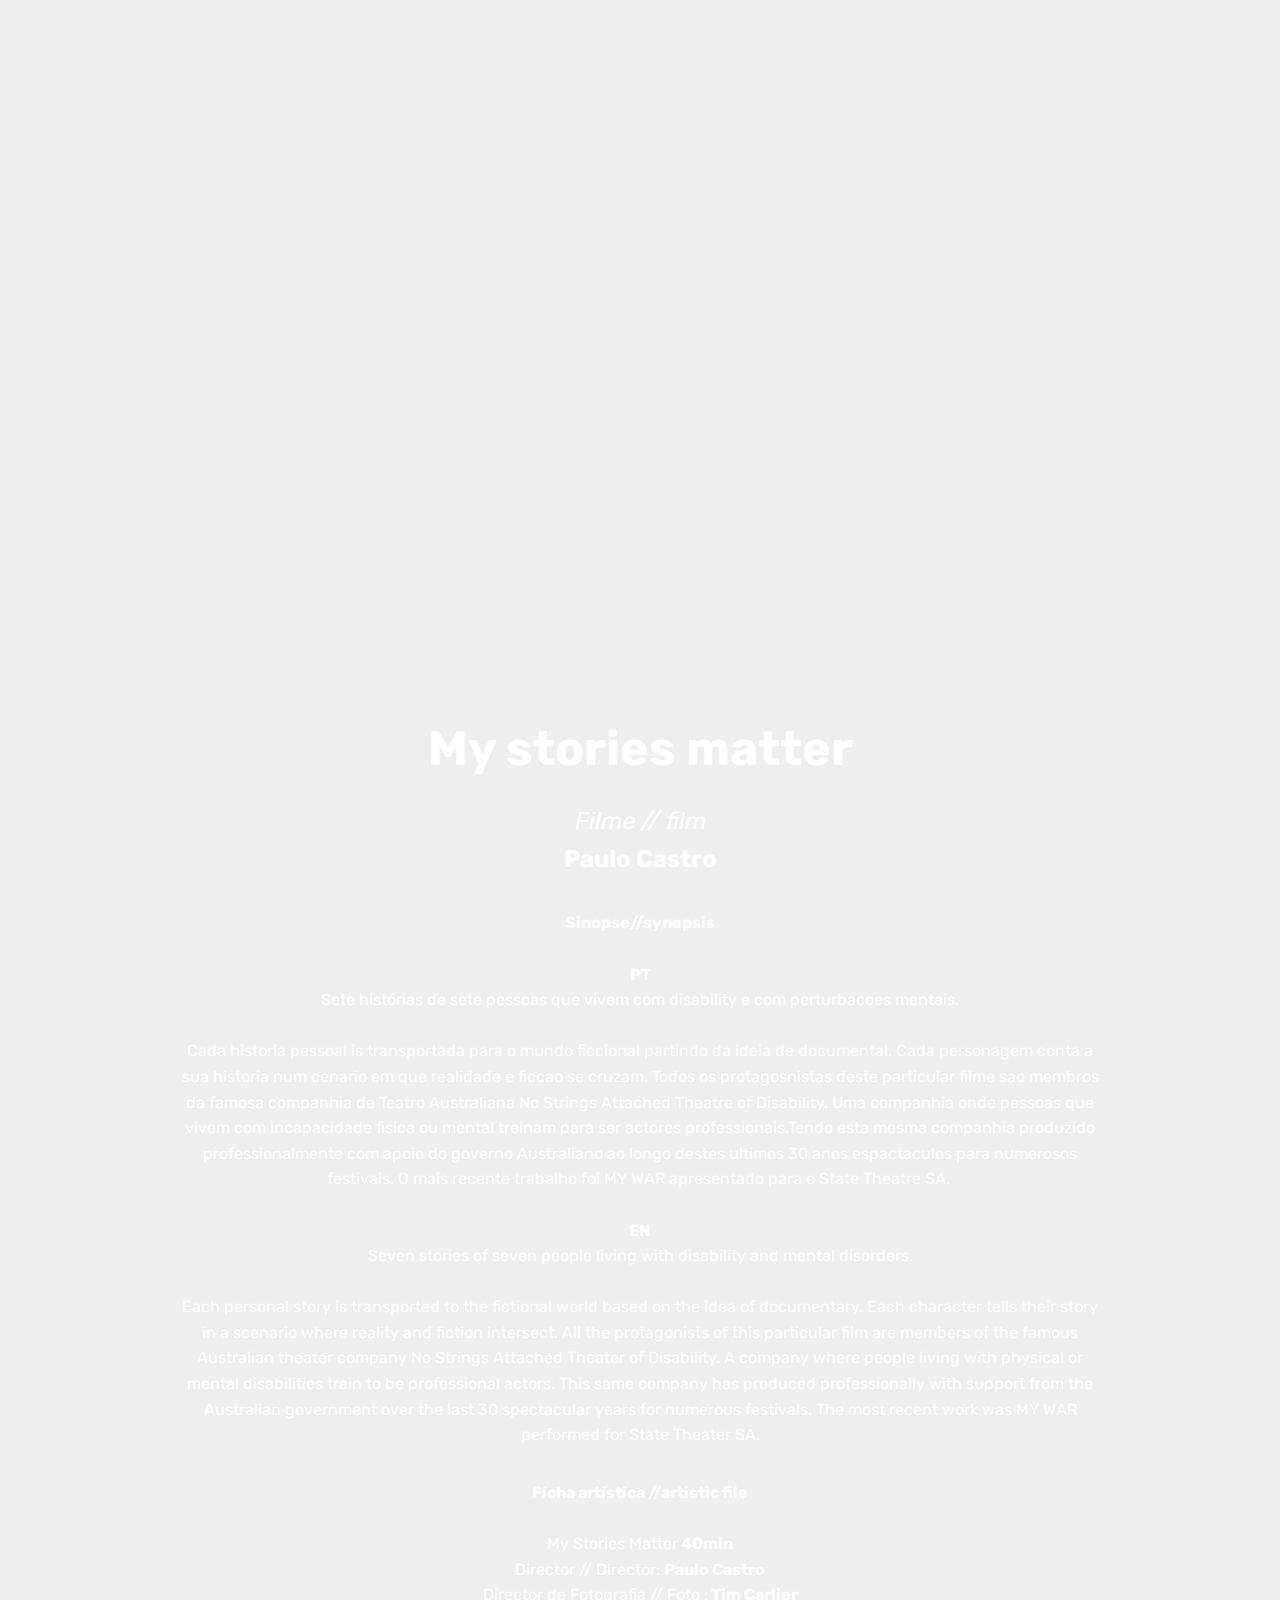
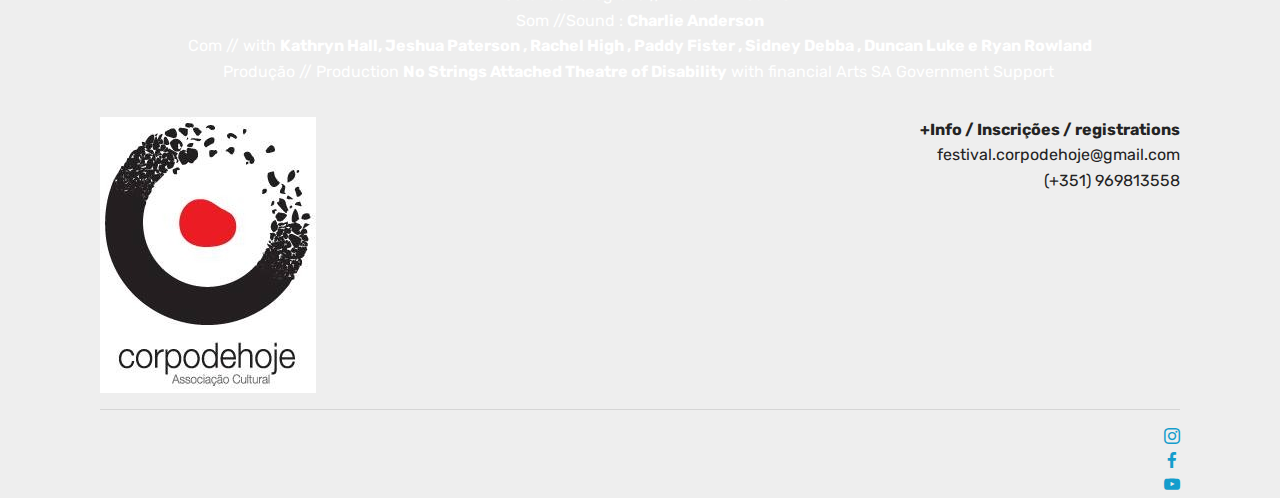
<file: page3.html>
<!DOCTYPE html>
<html  >
<head>
  <!-- Site made with Mobirise Website Builder v4.12.4, https://mobirise.com -->
  <meta charset="UTF-8">
  <meta http-equiv="X-UA-Compatible" content="IE=edge">
  <meta name="generator" content="Mobirise v4.12.4, mobirise.com">
  <meta name="viewport" content="width=device-width, initial-scale=1, minimum-scale=1">
  <link rel="shortcut icon" href="assets/images/corpo-de-hoje-logo.jpg" type="image/x-icon">
  <meta name="description" content="Web Site Generator Description">
  
  
  <title>My stories Matter</title>
  <link rel="stylesheet" href="assets/web/assets/mobirise-icons/mobirise-icons.css">
  <link rel="stylesheet" href="assets/bootstrap/css/bootstrap.min.css">
  <link rel="stylesheet" href="assets/bootstrap/css/bootstrap-grid.min.css">
  <link rel="stylesheet" href="assets/bootstrap/css/bootstrap-reboot.min.css">
  <link rel="stylesheet" href="assets/tether/tether.min.css">
  <link rel="stylesheet" href="assets/socicon/css/styles.css">
  <link rel="stylesheet" href="assets/theme/css/style.css">
  <link rel="preload" as="style" href="assets/mobirise/css/mbr-additional.css"><link rel="stylesheet" href="assets/mobirise/css/mbr-additional.css" type="text/css">
  
  
  
</head>
<body>
  <section class="cid-uiv6Di5aai" id="video2-17">

    
    
    <figure class="mbr-figure align-center">
        <div class="video-block" style="width: 100%;">
            <div><iframe class="mbr-embedded-video" src="https://www.youtube.com/embed/7Dj05H38CCE?rel=0&amp;amp;showinfo=0&amp;autoplay=1&amp;loop=0" width="1280" height="720" frameborder="0" allowfullscreen></iframe></div>
        </div>
    </figure>
</section>

<section class="engine"><a href="https://mobirise.info/e">how to make your own site</a></section><section class="header5 cid-uiv6DivGoU" id="header5-18">

    

    
    <div class="container">
        <div class="row justify-content-center">
            <div class="mbr-white col-md-10">
                <h1 class="mbr-section-title align-center pb-3 mbr-fonts-style display-2"><strong>
                    My stories matter</strong></h1>
                <p class="mbr-text align-center display-5 pb-3 mbr-fonts-style"><em>Filme // film</em><em><br></em><strong>Paulo Castro</strong><br></p>
                
            </div>
        </div>
    </div>

    
</section>

<section class="header5 cid-uiv6DiVNsg" id="header5-19">

    

    
    <div class="container">
        <div class="row justify-content-center">
            <div class="mbr-white col-md-10">
                
                <p class="mbr-text align-center display-5 pb-3 mbr-fonts-style display-7"><strong>Sinopse//synopsis
</strong><br><br><strong>PT
</strong><br>Sete histórias de sete pessoas que vivem com disability e com perturbacoes mentais. 
<br>
<br>Cada historia pessoal is transportada para o mundo ficcional partindo da ideia de documental. Cada personagem conta a sua historia num cenario em que realidade e ficcao se cruzam. Todos os protagosnistas deste particular filme sao membros da famosa companhia de Teatro Australiana No Strings Attached Theatre of Disability. Uma companhia onde pessoas que vivem com incapacidade fisica ou mental treinam para ser actores professionais.Tendo esta mesma companhia produzido professionalmente com apoio do governo Australiano  ao longo destes ultimos 30 anos espactaculos para numerosos festivais. O mais recente trabalho foi MY WAR apresentado para o State Theatre SA.&nbsp;<br><br><strong>EN</strong>
<br>Seven stories of seven people living with disability and mental disorders.<br><br>Each personal story is transported to the fictional world based on the idea of ​​documentary. Each character tells their story in a scenario where reality and fiction intersect. All the protagonists of this particular film are members of the famous Australian theater company No Strings Attached Theater of Disability. A company where people living with physical or mental disabilities train to be professional actors. This same company has produced professionally with support from the Australian government over the last 30 spectacular years for numerous festivals. The most recent work was MY WAR performed for State Theater SA.<br></p>
                
            </div>
        </div>
    </div>

    
</section>

<section class="header5 cid-uiv6DjhiOQ" id="header5-1a">

    

    
    <div class="container">
        <div class="row justify-content-center">
            <div class="mbr-white col-md-10">
                
                <p class="mbr-text align-center display-5 pb-3 mbr-fonts-style display-7"><strong>Ficha artística //artistic file
</strong><br><strong><br></strong>My Stories Matter<strong> 40min </strong><br>Director // Director: <strong>Paulo Castro 
</strong><br>Director de Fotografia // Foto :<strong> Tim Carlier 
</strong><br>Som //Sound : <strong>Charlie Anderson 
</strong><br>Com // with&nbsp;<strong>Kathryn Hall, Jeshua Paterson , Rachel High , Paddy Fister , Sidney Debba , Duncan Luke e Ryan Rowland 
</strong><br>Produção // Production&nbsp;<strong>No Strings Attached Theatre of Disability</strong> with  financial Arts SA Government Support&nbsp;<br></p>
                
            </div>
        </div>
    </div>

    
</section>

<section class="cid-uiv6Dl2Jph" id="footer5-1e">

    

    

    <div class="container">
        <div class="media-container-row">
            <div class="col-md-3">
                <div class="media-wrap">
                    
                       <a href="index.html"><img src="assets/images/corpo-de-hoje-logo.jpeg" alt="Mobirise" title=""></a>
                    
                </div>
            </div>
            <div class="col-md-9">
                <p class="mbr-text align-right links mbr-fonts-style display-7"><strong>+Info / Inscrições / registrations<br></strong>festival.corpodehoje@gmail.com 
<br>(+351) 969813558<br></p>
            </div>
        </div>
        <div class="footer-lower">
            <div class="media-container-row">
                <div class="col-md-12">
                    <hr>
                </div>
            </div>
            <div class="media-container-row mbr-white">
                <div class="col-md-6 copyright">
                    <p class="mbr-text mbr-fonts-style display-7"></p>
                </div>
                <div class="col-md-6">
                    <div class="social-list align-right">
                        <div class="soc-item">
                            <a href="https://www.instagram.com/corpodehoje/" target="_blank">
                                <span class="mbr-iconfont mbr-iconfont-social socicon-instagram socicon"></span>
                            </a>
                        </div>
                        <div class="soc-item">
                            <a href="https://www.facebook.com/corpodehoje" target="_blank">
                                <span class="mbr-iconfont mbr-iconfont-social socicon-facebook socicon"></span>
                            </a>
                        </div>
                        <div class="soc-item">
                            <a href="https://www.youtube.com/@corpodehoje7051" target="_blank">
                                <span class="mbr-iconfont mbr-iconfont-social socicon-youtube socicon"></span>
                            </a>
                        </div>
                        
                        
                        
                    </div>
                </div>
            </div>
        </div>
    </div>
</section>


  <script src="assets/web/assets/jquery/jquery.min.js"></script>
  <script src="assets/popper/popper.min.js"></script>
  <script src="assets/bootstrap/js/bootstrap.min.js"></script>
  <script src="assets/tether/tether.min.js"></script>
  <script src="assets/smoothscroll/smooth-scroll.js"></script>
  <script src="assets/theme/js/script.js"></script>
  
  
</body>
</html>
</file>
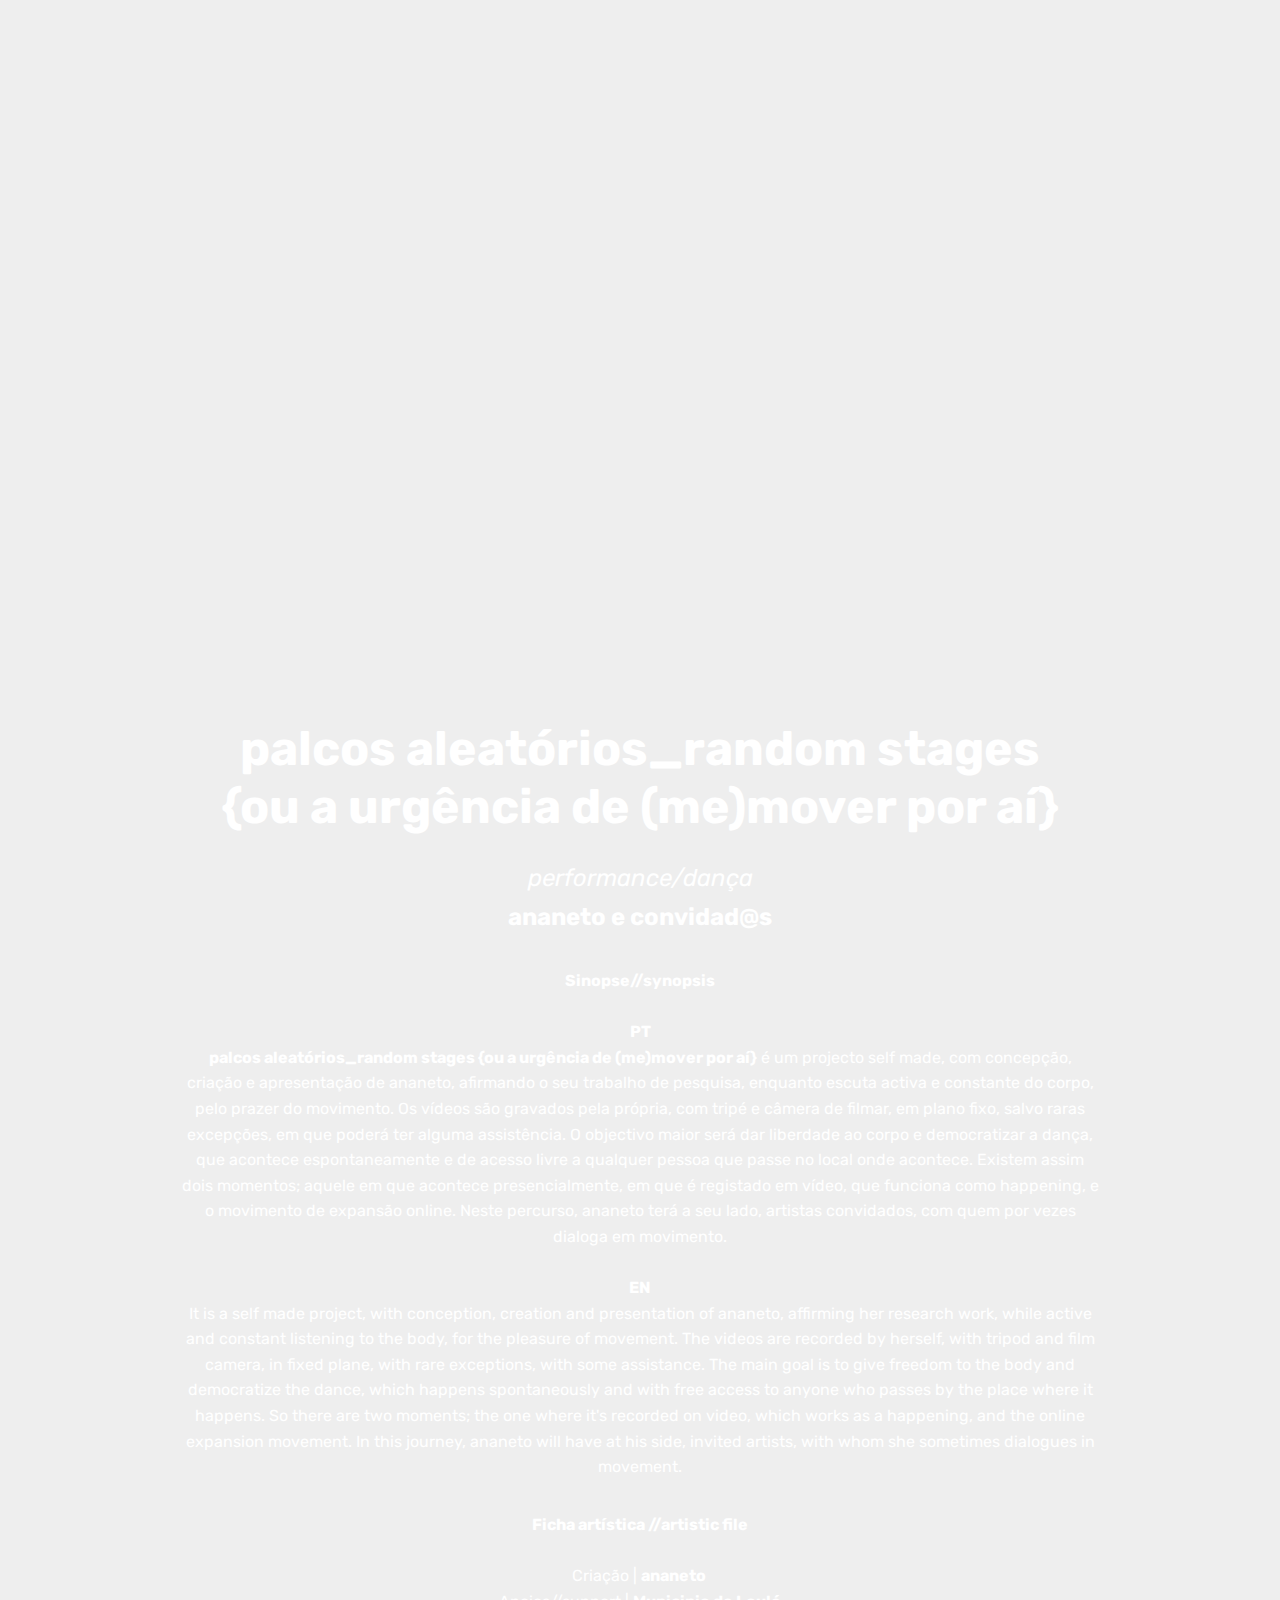
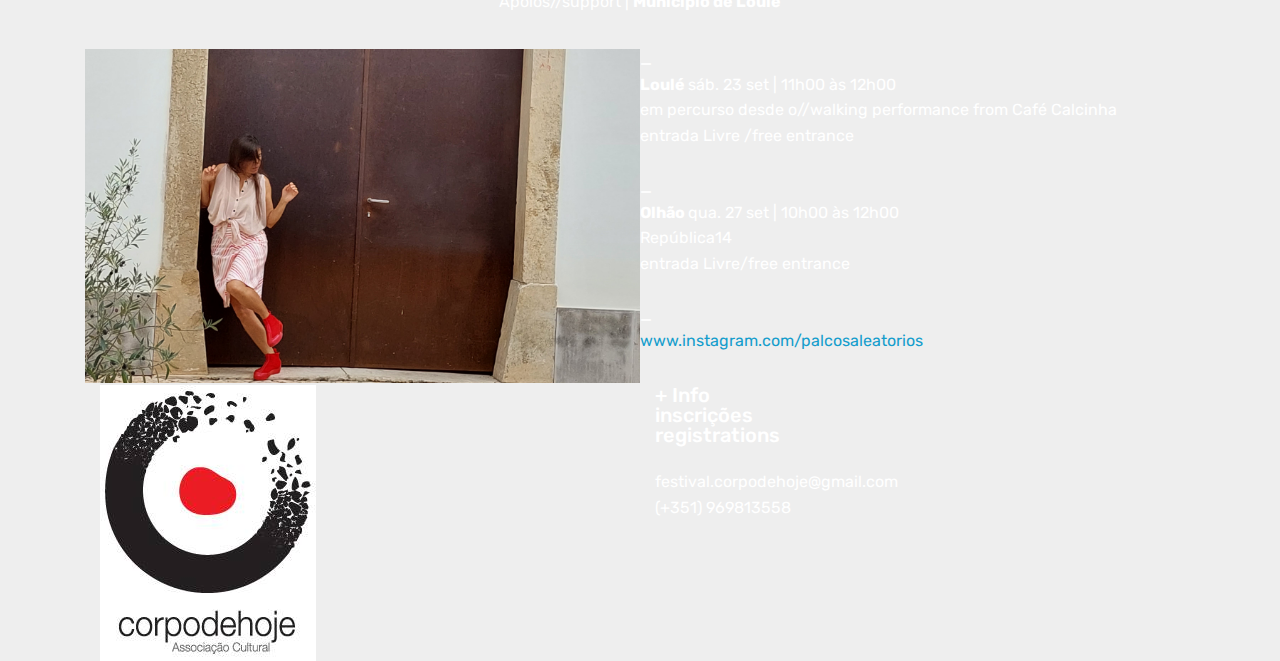
<file: page4.html>
<!DOCTYPE html>
<html  >
<head>
  <!-- Site made with Mobirise Website Builder v4.12.4, https://mobirise.com -->
  <meta charset="UTF-8">
  <meta http-equiv="X-UA-Compatible" content="IE=edge">
  <meta name="generator" content="Mobirise v4.12.4, mobirise.com">
  <meta name="viewport" content="width=device-width, initial-scale=1, minimum-scale=1">
  <link rel="shortcut icon" href="assets/images/corpo-de-hoje-logo.jpg" type="image/x-icon">
  <meta name="description" content="Site Builder Description">
  
  
  <title>Palcos Aleatorios</title>
  <link rel="stylesheet" href="assets/web/assets/mobirise-icons/mobirise-icons.css">
  <link rel="stylesheet" href="assets/bootstrap/css/bootstrap.min.css">
  <link rel="stylesheet" href="assets/bootstrap/css/bootstrap-grid.min.css">
  <link rel="stylesheet" href="assets/bootstrap/css/bootstrap-reboot.min.css">
  <link rel="stylesheet" href="assets/tether/tether.min.css">
  <link rel="stylesheet" href="assets/socicon/css/styles.css">
  <link rel="stylesheet" href="assets/theme/css/style.css">
  <link rel="preload" as="style" href="assets/mobirise/css/mbr-additional.css"><link rel="stylesheet" href="assets/mobirise/css/mbr-additional.css" type="text/css">
  
  
  
</head>
<body>
  <section class="cid-uivft7SJM1" id="video2-1f">

    
    
    <figure class="mbr-figure align-center">
        <div class="video-block" style="width: 100%;">
            <div><iframe class="mbr-embedded-video" src="https://www.youtube.com/embed/JWrw4jRrplc?rel=0&amp;amp;showinfo=0&amp;autoplay=1&amp;loop=1&amp;playlist=JWrw4jRrplc" width="1280" height="720" frameborder="0" allowfullscreen></iframe></div>
        </div>
    </figure>
</section>

<section class="engine"><a href="https://mobirise.info/b">create your own website for free</a></section><section class="header5 cid-uivftNxNfo" id="header5-1g">

    

    
    <div class="container">
        <div class="row justify-content-center">
            <div class="mbr-white col-md-10">
                <h1 class="mbr-section-title align-center pb-3 mbr-fonts-style display-2"><strong>palcos aleatórios_random stages </strong><br><strong>{ou a urgência de (me)mover por aí}</strong></h1>
                <p class="mbr-text align-center display-5 pb-3 mbr-fonts-style"><em>performance/dança</em><br><strong>ananeto e convidad@s</strong><br></p>
                
            </div>
        </div>
    </div>

    
</section>

<section class="header5 cid-uivfufyHwQ" id="header5-1h">

    

    
    <div class="container">
        <div class="row justify-content-center">
            <div class="mbr-white col-md-10">
                
                <p class="mbr-text align-center display-5 pb-3 mbr-fonts-style display-7"><strong>Sinopse//synopsis
</strong><br><br><strong>PT
</strong><br><strong>palcos aleatórios_random stages {ou a urgência de (me)mover por aí}</strong> é um projecto self made, com concepção, criação e apresentação de ananeto, afirmando o seu trabalho de pesquisa, enquanto escuta activa e constante do corpo, pelo prazer do movimento. Os vídeos são gravados pela própria, com tripé e câmera de filmar, em plano fixo, salvo raras excepções, em que poderá ter alguma assistência. O objectivo maior será dar liberdade ao corpo e democratizar a dança, que acontece espontaneamente e de acesso livre a qualquer pessoa que passe no local onde acontece. Existem assim dois momentos; aquele em que acontece presencialmente, em que é registado em vídeo, que funciona como happening, e o movimento de expansão online. Neste percurso, ananeto terá a seu lado, artistas convidados, com quem por vezes dialoga em movimento.<br><br><strong>EN</strong>
<br>It is a self made project, with conception, creation and presentation of ananeto, affirming her research work, while active and constant listening to the body, for the pleasure of movement. The videos are recorded by herself, with tripod and film camera, in fixed plane, with rare exceptions, with some assistance. The main goal is to give freedom to the body and democratize the dance, which happens spontaneously and with free access to anyone who passes by the place where it happens. So there are two moments; the one where it's recorded on video, which works as a happening, and the online expansion movement. In this journey, ananeto will have at his side, invited artists, with whom she sometimes dialogues in movement.</p>
                
            </div>
        </div>
    </div>

    
</section>

<section class="header5 cid-uivfw0UGB2" id="header5-1i">

    

    
    <div class="container">
        <div class="row justify-content-center">
            <div class="mbr-white col-md-10">
                
                <p class="mbr-text align-center display-5 pb-3 mbr-fonts-style display-7"><strong>Ficha artística //artistic file
</strong><br><strong><br></strong>Criação | <strong>ananeto&nbsp;</strong><br>Apoios//support | <strong>Municipio de Loulé</strong><br></p>
                
            </div>
        </div>
    </div>

    
</section>

<section class="header3 cid-uivfynljVt" id="header3-1j">

    

    

    <div class="container">
        <div class="media-container-row">
            <div class="mbr-figure" style="width: 100%;">
                <img src="assets/images/palcos-aleatrios-.jpg" alt="Mobirise" title="">
            </div>

            <div class="media-content">
                
                
                <div class="mbr-section-text mbr-white pb-3 ">
                    <p class="mbr-text mbr-fonts-style display-7">_<br><strong>Loulé&nbsp;</strong>sáb. 23 set | 11h00 às 12h00 <br>em percurso desde o//walking performance from Café Calcinha
<br>entrada Livre /free entrance
<br><br>_<br><strong>Olhão&nbsp;</strong>qua. 27 set | 10h00 às 12h00<br>República14
<br>entrada Livre/free entrance<br><br>_<br><a href="http://www.instagram.com/palcosaleatorios" target="_blank">www.instagram.com/palcosaleatorios</a></p>
                </div>
                
            </div>
        </div>
    </div>

</section>

<section class="cid-uivfM99W2z" id="footer1-1k">

    

    

    <div class="container">
        <div class="media-container-row content text-white">
            <div class="col-12 col-md-3">
                <div class="media-wrap">
                    
                        <a href="index.html"><img src="assets/images/326349411-2998734963755149-5232135666524178850-n.jpg" alt="Mobirise" title=""></a>
                    
                </div>
            </div>
            <div class="col-12 col-md-3 mbr-fonts-style display-7">
                <h5 class="pb-3"><br></h5>
                <p class="mbr-text"></p>
            </div>
            <div class="col-12 col-md-3 mbr-fonts-style display-7">
                <h5 class="pb-3"><div>+ Info
</div><div>inscrições
</div><div>registrations</div></h5>
                <p class="mbr-text">festival.corpodehoje@gmail.com
                    <br>(+351) 969813558 &nbsp; &nbsp; &nbsp; &nbsp; &nbsp; &nbsp; &nbsp; &nbsp; &nbsp; &nbsp;<br><br></p>
            </div>
            <div class="col-12 col-md-3 mbr-fonts-style display-7">
                <h5 class="pb-3"></h5>
                <p class="mbr-text"></p>
            </div>
        </div>
        
    </div>
</section>


  <script src="assets/web/assets/jquery/jquery.min.js"></script>
  <script src="assets/popper/popper.min.js"></script>
  <script src="assets/bootstrap/js/bootstrap.min.js"></script>
  <script src="assets/tether/tether.min.js"></script>
  <script src="assets/smoothscroll/smooth-scroll.js"></script>
  <script src="assets/theme/js/script.js"></script>
  
  
</body>
</html>
</file>
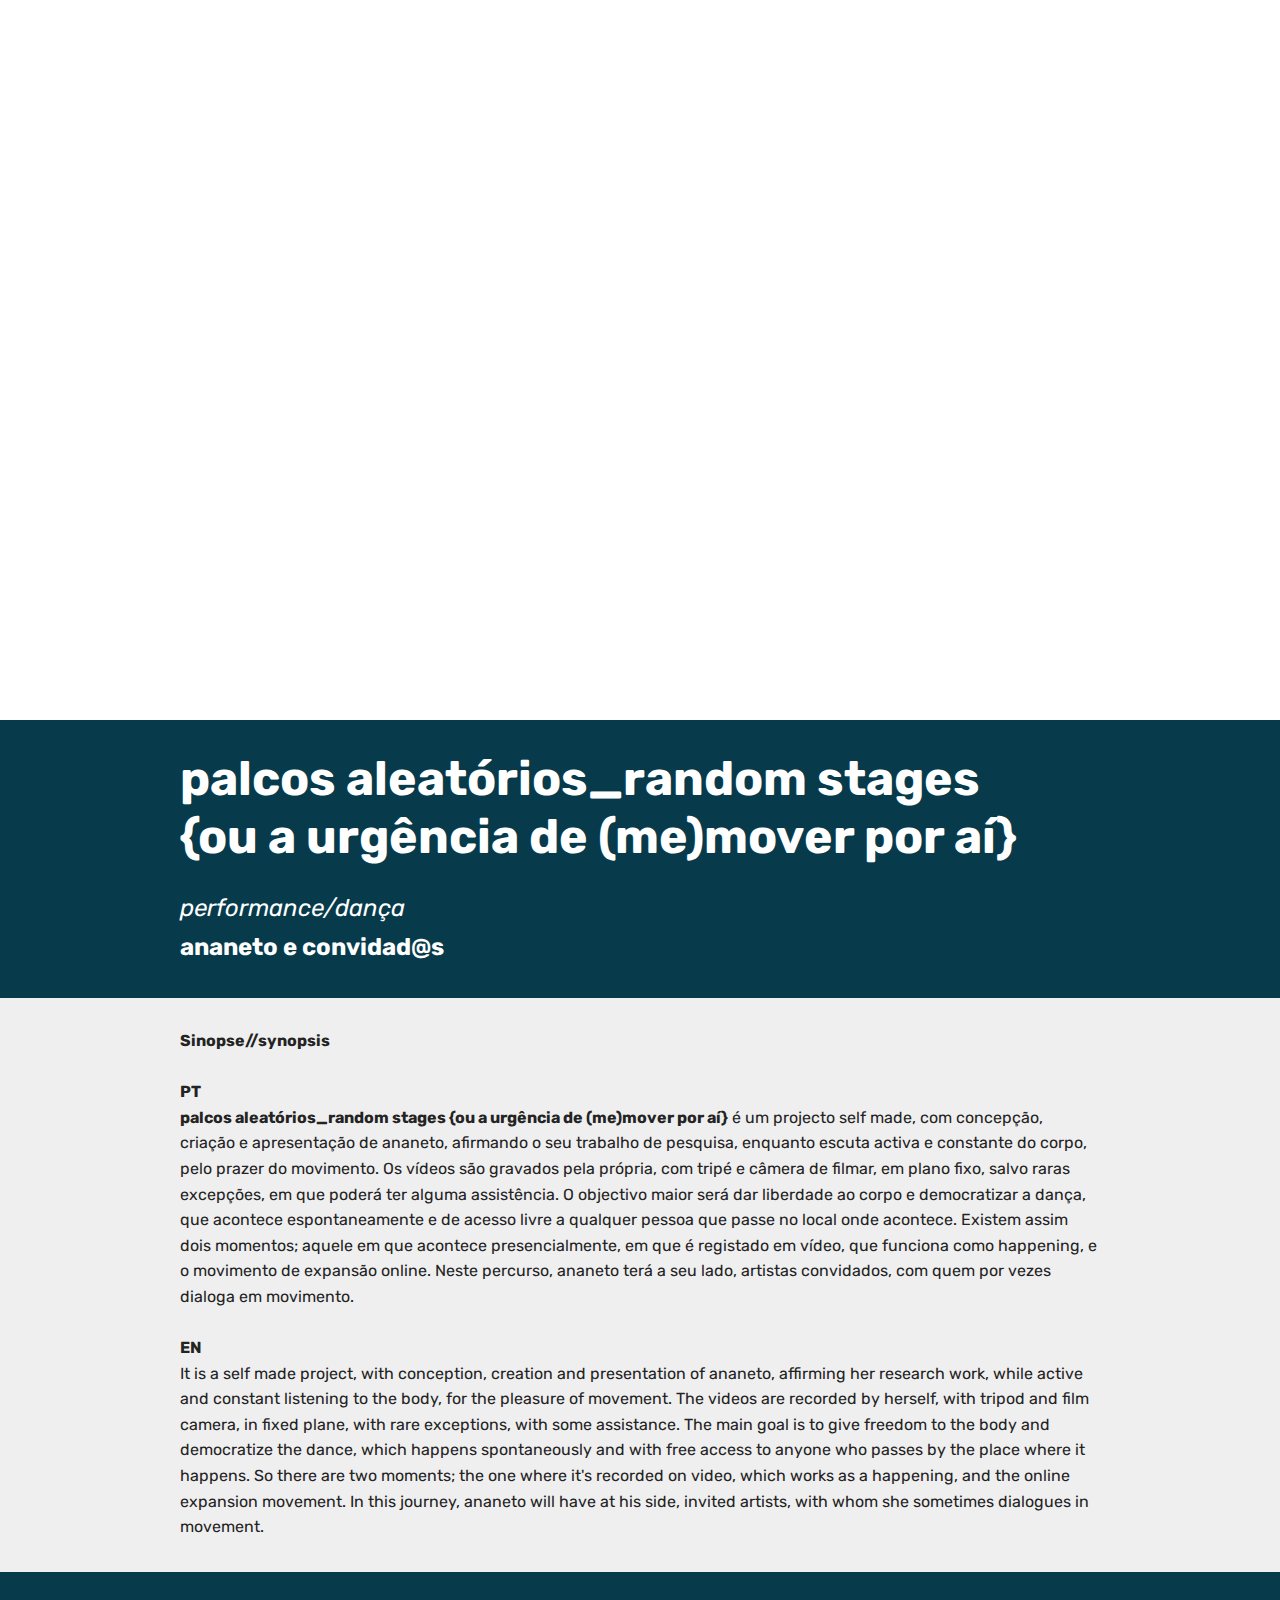
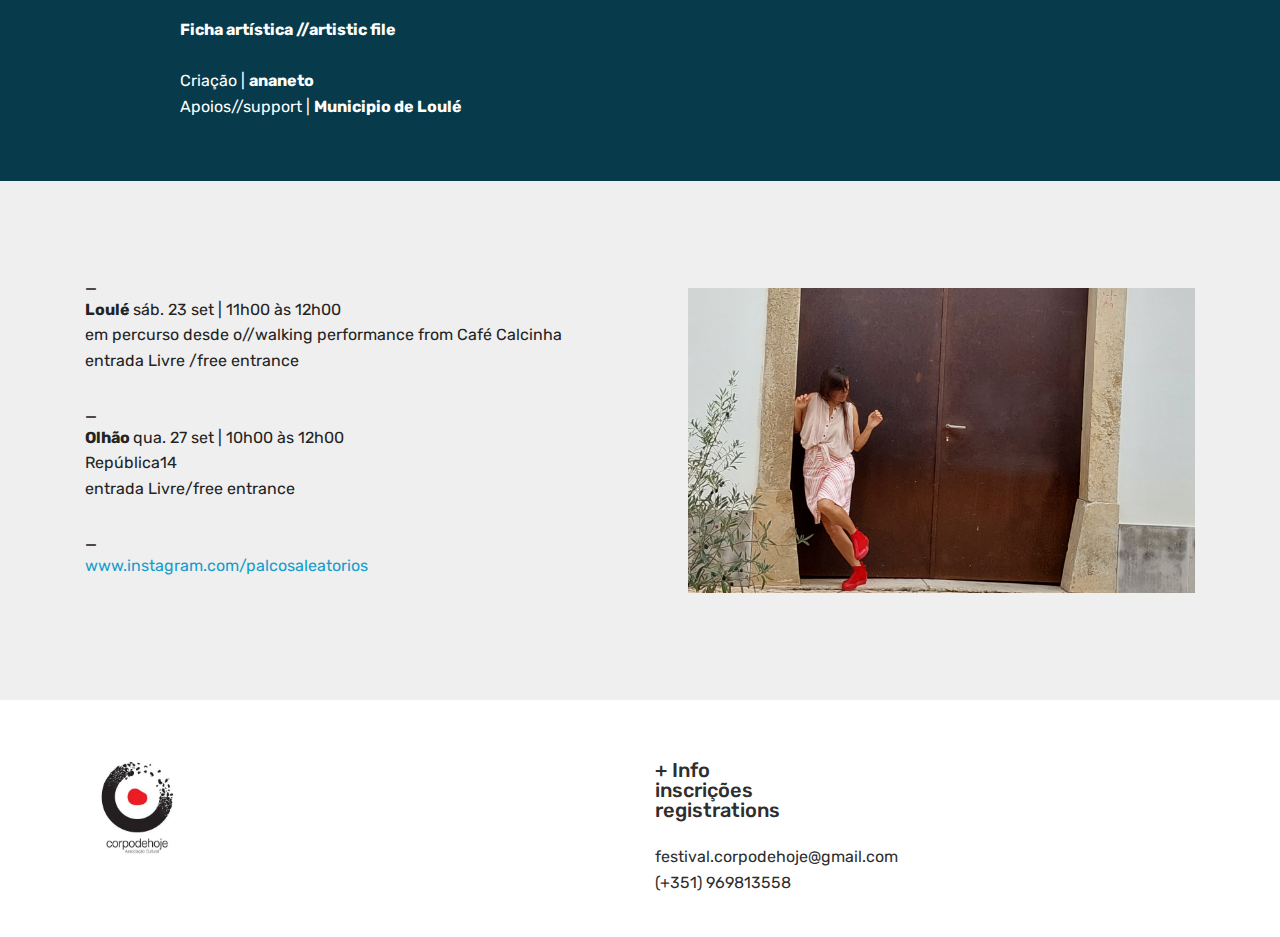
<file: page6.html>
<!DOCTYPE html>
<html  >
<head>
  <!-- Site made with Mobirise Website Builder v4.12.4, https://mobirise.com -->
  <meta charset="UTF-8">
  <meta http-equiv="X-UA-Compatible" content="IE=edge">
  <meta name="generator" content="Mobirise v4.12.4, mobirise.com">
  <meta name="viewport" content="width=device-width, initial-scale=1, minimum-scale=1">
  <link rel="shortcut icon" href="assets/images/326349411-2998734963755149-5232135666524178850-n-1.jpg" type="image/x-icon">
  <meta name="description" content="Web Page Creator Description">
  
  
  <title>palcosaleatorios</title>
  <link rel="stylesheet" href="assets/web/assets/mobirise-icons/mobirise-icons.css">
  <link rel="stylesheet" href="assets/bootstrap/css/bootstrap.min.css">
  <link rel="stylesheet" href="assets/bootstrap/css/bootstrap-grid.min.css">
  <link rel="stylesheet" href="assets/bootstrap/css/bootstrap-reboot.min.css">
  <link rel="stylesheet" href="assets/tether/tether.min.css">
  <link rel="stylesheet" href="assets/socicon/css/styles.css">
  <link rel="stylesheet" href="assets/theme/css/style.css">
  <link rel="preload" as="style" href="assets/mobirise/css/mbr-additional.css"><link rel="stylesheet" href="assets/mobirise/css/mbr-additional.css" type="text/css">
  
  
  
</head>
<body>
  <section class="cid-tP64sRU35Z" id="video2-29">

    
    
    <figure class="mbr-figure align-center">
        <div class="video-block" style="width: 100%;">
            <div><iframe class="mbr-embedded-video" src="https://www.youtube.com/embed/JWrw4jRrplc?rel=0&amp;amp;showinfo=0&amp;autoplay=1&amp;loop=1&amp;playlist=JWrw4jRrplc" width="1280" height="720" frameborder="0" allowfullscreen></iframe></div>
        </div>
    </figure>
</section>

<section class="engine"><a href="https://mobirise.info/k">develop own website</a></section><section class="header5 cid-tP64sS9bJD" id="header5-2a">

    

    
    <div class="container">
        <div class="row justify-content-center">
            <div class="mbr-white col-md-10">
                <h1 class="mbr-section-title align-center pb-3 mbr-fonts-style display-2"><strong>palcos aleatórios_random stages </strong><br><strong>{ou a urgência de (me)mover por aí}</strong></h1>
                <p class="mbr-text align-center display-5 pb-3 mbr-fonts-style"><em>performance/dança</em><br><strong>ananeto e convidad@s</strong><br></p>
                
            </div>
        </div>
    </div>

    
</section>

<section class="header5 cid-tP64sSt00h" id="header5-2b">

    

    
    <div class="container">
        <div class="row justify-content-center">
            <div class="mbr-white col-md-10">
                
                <p class="mbr-text align-center display-5 pb-3 mbr-fonts-style display-7"><strong>Sinopse//synopsis
</strong><br><br><strong>PT
</strong><br><strong>palcos aleatórios_random stages {ou a urgência de (me)mover por aí}</strong> é um projecto self made, com concepção, criação e apresentação de ananeto, afirmando o seu trabalho de pesquisa, enquanto escuta activa e constante do corpo, pelo prazer do movimento. Os vídeos são gravados pela própria, com tripé e câmera de filmar, em plano fixo, salvo raras excepções, em que poderá ter alguma assistência. O objectivo maior será dar liberdade ao corpo e democratizar a dança, que acontece espontaneamente e de acesso livre a qualquer pessoa que passe no local onde acontece. Existem assim dois momentos; aquele em que acontece presencialmente, em que é registado em vídeo, que funciona como happening, e o movimento de expansão online. Neste percurso, ananeto terá a seu lado, artistas convidados, com quem por vezes dialoga em movimento.<br><br><strong>EN</strong>
<br>It is a self made project, with conception, creation and presentation of ananeto, affirming her research work, while active and constant listening to the body, for the pleasure of movement. The videos are recorded by herself, with tripod and film camera, in fixed plane, with rare exceptions, with some assistance. The main goal is to give freedom to the body and democratize the dance, which happens spontaneously and with free access to anyone who passes by the place where it happens. So there are two moments; the one where it's recorded on video, which works as a happening, and the online expansion movement. In this journey, ananeto will have at his side, invited artists, with whom she sometimes dialogues in movement.</p>
                
            </div>
        </div>
    </div>

    
</section>

<section class="header5 cid-tP64sSN5cv" id="header5-2c">

    

    
    <div class="container">
        <div class="row justify-content-center">
            <div class="mbr-white col-md-10">
                
                <p class="mbr-text align-center display-5 pb-3 mbr-fonts-style display-7"><strong>Ficha artística //artistic file
</strong><br><strong><br></strong>Criação | <strong>ananeto&nbsp;</strong><br>Apoios//support | <strong>Municipio de Loulé</strong><br></p>
                
            </div>
        </div>
    </div>

    
</section>

<section class="header3 cid-tP64TkXFil" id="header3-2g">

    

    

    <div class="container">
        <div class="media-container-row">
            <div class="mbr-figure" style="width: 100%;">
                <img src="assets/images/palcos-aleatrios-.jpg" alt="Mobirise" title="">
            </div>

            <div class="media-content">
                
                
                <div class="mbr-section-text mbr-white pb-3 ">
                    <p class="mbr-text mbr-fonts-style display-7">_<br><strong>Loulé&nbsp;</strong>sáb. 23 set | 11h00 às 12h00 <br>em percurso desde o//walking performance from Café Calcinha
<br>entrada Livre /free entrance
<br><br>_<br><strong>Olhão&nbsp;</strong>qua. 27 set | 10h00 às 12h00<br>República14
<br>entrada Livre/free entrance<br><br>_<br><a href="http://www.instagram.com/palcosaleatorios" target="_blank">www.instagram.com/palcosaleatorios</a></p>
                </div>
                
            </div>
        </div>
    </div>

</section>

<section class="cid-tP64sTN1wf" id="footer1-2f">

    

    

    <div class="container">
        <div class="media-container-row content text-white">
            <div class="col-12 col-md-3">
                <div class="media-wrap">
                    
                        <a href="index.html"><img src="assets/images/326349411-2998734963755149-5232135666524178850-n.jpg" alt="Mobirise" title=""></a>
                    
                </div>
            </div>
            <div class="col-12 col-md-3 mbr-fonts-style display-7">
                <h5 class="pb-3"><br></h5>
                <p class="mbr-text"></p>
            </div>
            <div class="col-12 col-md-3 mbr-fonts-style display-7">
                <h5 class="pb-3"><div>+ Info
</div><div>inscrições
</div><div>registrations</div></h5>
                <p class="mbr-text">festival.corpodehoje@gmail.com
                    <br>(+351) 969813558 &nbsp; &nbsp; &nbsp; &nbsp; &nbsp; &nbsp; &nbsp; &nbsp; &nbsp; &nbsp;<br><br></p>
            </div>
            <div class="col-12 col-md-3 mbr-fonts-style display-7">
                <h5 class="pb-3"></h5>
                <p class="mbr-text"></p>
            </div>
        </div>
        
    </div>
</section>


  <script src="assets/web/assets/jquery/jquery.min.js"></script>
  <script src="assets/popper/popper.min.js"></script>
  <script src="assets/bootstrap/js/bootstrap.min.js"></script>
  <script src="assets/tether/tether.min.js"></script>
  <script src="assets/smoothscroll/smooth-scroll.js"></script>
  <script src="assets/theme/js/script.js"></script>
  
  
</body>
</html>
</file>
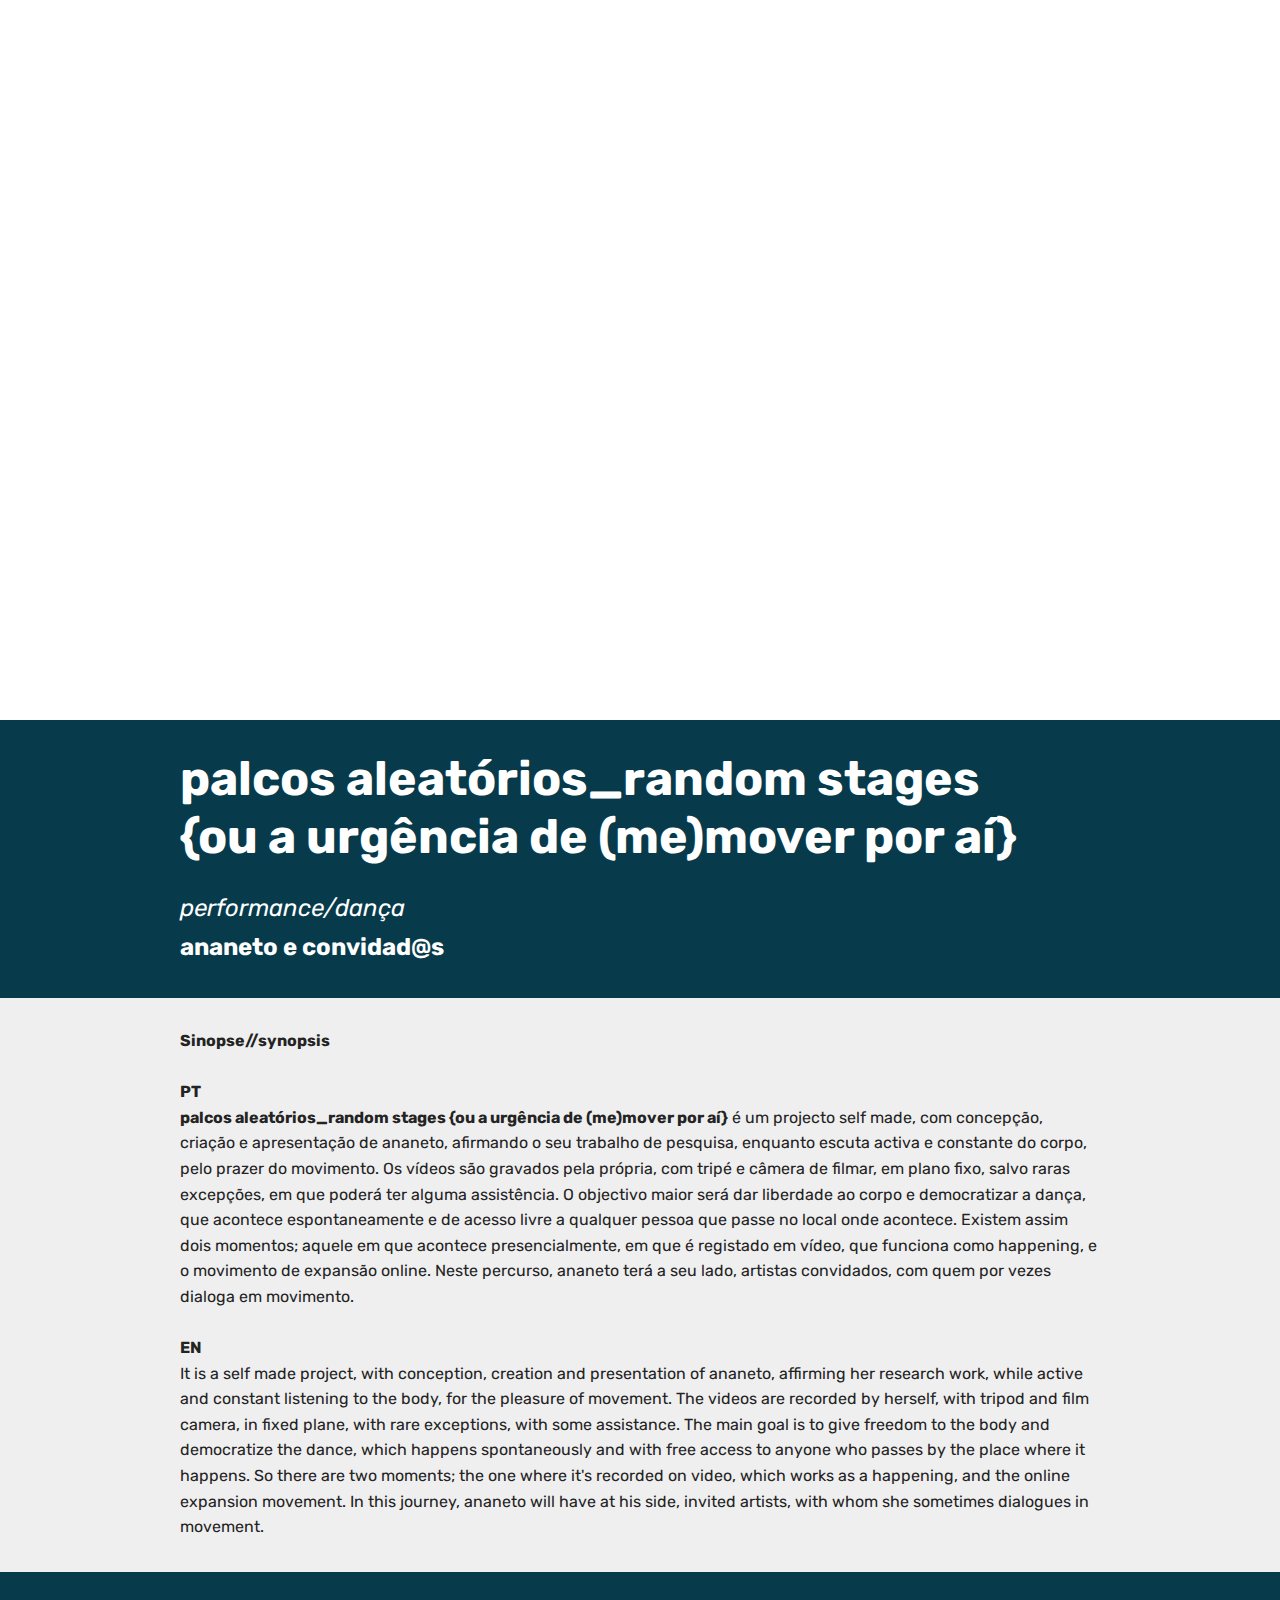
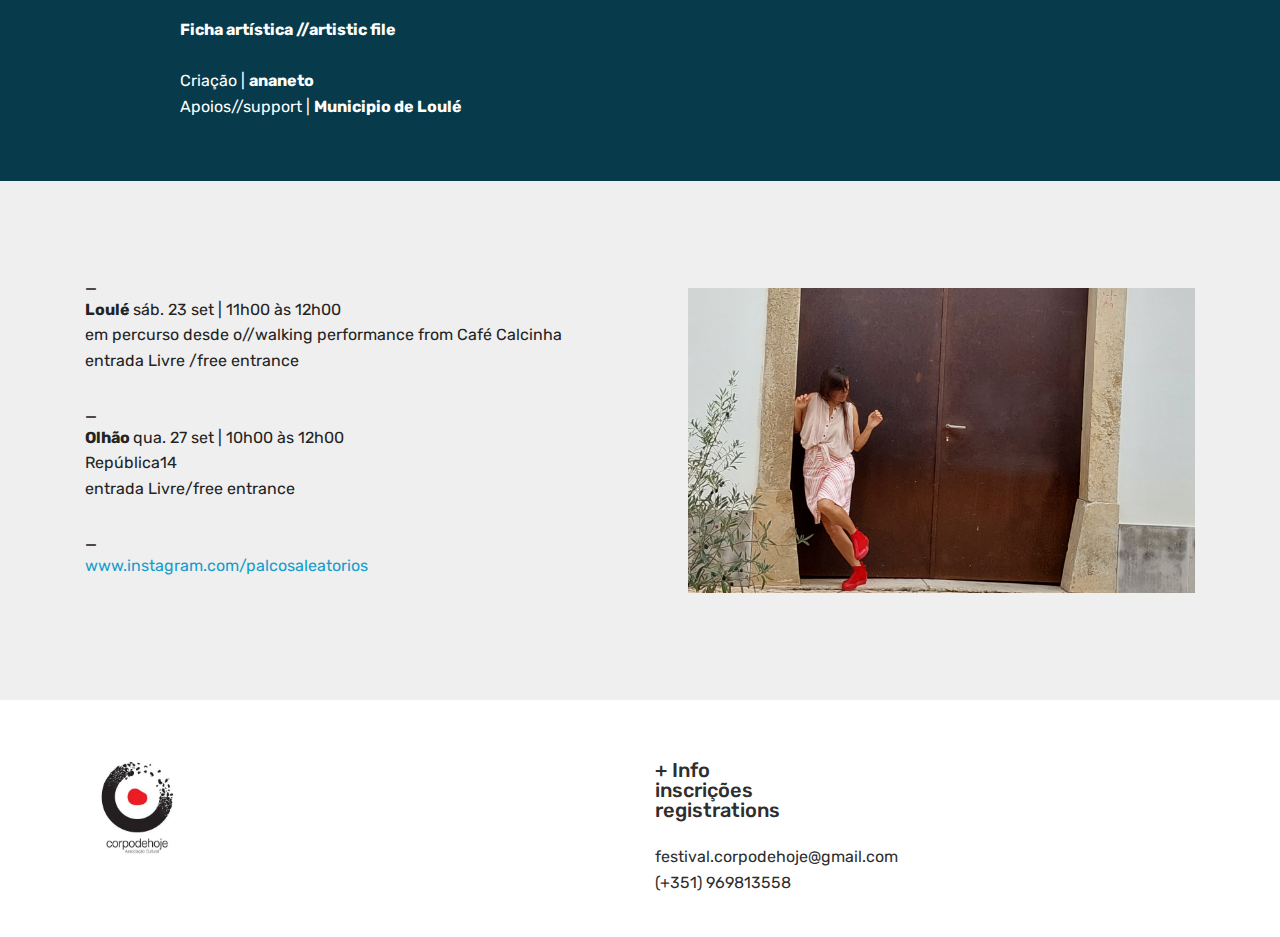
<file: palcosaleatorios.html>
<!DOCTYPE html>
<html  >
<head>
  <!-- Site made with Mobirise Website Builder v4.12.4, https://mobirise.com -->
  <meta charset="UTF-8">
  <meta http-equiv="X-UA-Compatible" content="IE=edge">
  <meta name="generator" content="Mobirise v4.12.4, mobirise.com">
  <meta name="viewport" content="width=device-width, initial-scale=1, minimum-scale=1">
  <link rel="shortcut icon" href="assets/images/326349411-2998734963755149-5232135666524178850-n-1.jpg" type="image/x-icon">
  <meta name="description" content="Web Page Creator Description">
  
  
  <title>palcosaleatorios</title>
  <link rel="stylesheet" href="assets/web/assets/mobirise-icons/mobirise-icons.css">
  <link rel="stylesheet" href="assets/bootstrap/css/bootstrap.min.css">
  <link rel="stylesheet" href="assets/bootstrap/css/bootstrap-grid.min.css">
  <link rel="stylesheet" href="assets/bootstrap/css/bootstrap-reboot.min.css">
  <link rel="stylesheet" href="assets/tether/tether.min.css">
  <link rel="stylesheet" href="assets/socicon/css/styles.css">
  <link rel="stylesheet" href="assets/theme/css/style.css">
  <link rel="preload" as="style" href="assets/mobirise/css/mbr-additional.css"><link rel="stylesheet" href="assets/mobirise/css/mbr-additional.css" type="text/css">
  
  
  
</head>
<body>
  <section class="cid-tP64sRU35Z" id="video2-29">

    
    
    <figure class="mbr-figure align-center">
        <div class="video-block" style="width: 100%;">
            <div><iframe class="mbr-embedded-video" src="https://www.youtube.com/embed/JWrw4jRrplc?rel=0&amp;amp;showinfo=0&amp;autoplay=1&amp;loop=1&amp;playlist=JWrw4jRrplc" width="1280" height="720" frameborder="0" allowfullscreen></iframe></div>
        </div>
    </figure>
</section>

<section class="engine"><a href="https://mobirise.info/a">online web builder</a></section><section class="header5 cid-tP64sS9bJD" id="header5-2a">

    

    
    <div class="container">
        <div class="row justify-content-center">
            <div class="mbr-white col-md-10">
                <h1 class="mbr-section-title align-center pb-3 mbr-fonts-style display-2"><strong>palcos aleatórios_random stages </strong><br><strong>{ou a urgência de (me)mover por aí}</strong></h1>
                <p class="mbr-text align-center display-5 pb-3 mbr-fonts-style"><em>performance/dança</em><br><strong>ananeto e convidad@s</strong><br></p>
                
            </div>
        </div>
    </div>

    
</section>

<section class="header5 cid-tP64sSt00h" id="header5-2b">

    

    
    <div class="container">
        <div class="row justify-content-center">
            <div class="mbr-white col-md-10">
                
                <p class="mbr-text align-center display-5 pb-3 mbr-fonts-style display-7"><strong>Sinopse//synopsis
</strong><br><br><strong>PT
</strong><br><strong>palcos aleatórios_random stages {ou a urgência de (me)mover por aí}</strong> é um projecto self made, com concepção, criação e apresentação de ananeto, afirmando o seu trabalho de pesquisa, enquanto escuta activa e constante do corpo, pelo prazer do movimento. Os vídeos são gravados pela própria, com tripé e câmera de filmar, em plano fixo, salvo raras excepções, em que poderá ter alguma assistência. O objectivo maior será dar liberdade ao corpo e democratizar a dança, que acontece espontaneamente e de acesso livre a qualquer pessoa que passe no local onde acontece. Existem assim dois momentos; aquele em que acontece presencialmente, em que é registado em vídeo, que funciona como happening, e o movimento de expansão online. Neste percurso, ananeto terá a seu lado, artistas convidados, com quem por vezes dialoga em movimento.<br><br><strong>EN</strong>
<br>It is a self made project, with conception, creation and presentation of ananeto, affirming her research work, while active and constant listening to the body, for the pleasure of movement. The videos are recorded by herself, with tripod and film camera, in fixed plane, with rare exceptions, with some assistance. The main goal is to give freedom to the body and democratize the dance, which happens spontaneously and with free access to anyone who passes by the place where it happens. So there are two moments; the one where it's recorded on video, which works as a happening, and the online expansion movement. In this journey, ananeto will have at his side, invited artists, with whom she sometimes dialogues in movement.</p>
                
            </div>
        </div>
    </div>

    
</section>

<section class="header5 cid-tP64sSN5cv" id="header5-2c">

    

    
    <div class="container">
        <div class="row justify-content-center">
            <div class="mbr-white col-md-10">
                
                <p class="mbr-text align-center display-5 pb-3 mbr-fonts-style display-7"><strong>Ficha artística //artistic file
</strong><br><strong><br></strong>Criação | <strong>ananeto&nbsp;</strong><br>Apoios//support | <strong>Municipio de Loulé</strong><br></p>
                
            </div>
        </div>
    </div>

    
</section>

<section class="header3 cid-tP64TkXFil" id="header3-2g">

    

    

    <div class="container">
        <div class="media-container-row">
            <div class="mbr-figure" style="width: 100%;">
                <img src="assets/images/palcos-aleatrios-.jpg" alt="Mobirise" title="">
            </div>

            <div class="media-content">
                
                
                <div class="mbr-section-text mbr-white pb-3 ">
                    <p class="mbr-text mbr-fonts-style display-7">_<br><strong>Loulé&nbsp;</strong>sáb. 23 set | 11h00 às 12h00 <br>em percurso desde o//walking performance from Café Calcinha
<br>entrada Livre /free entrance
<br><br>_<br><strong>Olhão&nbsp;</strong>qua. 27 set | 10h00 às 12h00<br>República14
<br>entrada Livre/free entrance<br><br>_<br><a href="http://www.instagram.com/palcosaleatorios" target="_blank">www.instagram.com/palcosaleatorios</a></p>
                </div>
                
            </div>
        </div>
    </div>

</section>

<section class="cid-tP64sTN1wf" id="footer1-2f">

    

    

    <div class="container">
        <div class="media-container-row content text-white">
            <div class="col-12 col-md-3">
                <div class="media-wrap">
                    
                        <a href="index.html"><img src="assets/images/326349411-2998734963755149-5232135666524178850-n.jpg" alt="Mobirise" title=""></a>
                    
                </div>
            </div>
            <div class="col-12 col-md-3 mbr-fonts-style display-7">
                <h5 class="pb-3"><br></h5>
                <p class="mbr-text"></p>
            </div>
            <div class="col-12 col-md-3 mbr-fonts-style display-7">
                <h5 class="pb-3"><div>+ Info
</div><div>inscrições
</div><div>registrations</div></h5>
                <p class="mbr-text">festival.corpodehoje@gmail.com
                    <br>(+351) 969813558 &nbsp; &nbsp; &nbsp; &nbsp; &nbsp; &nbsp; &nbsp; &nbsp; &nbsp; &nbsp;<br><br></p>
            </div>
            <div class="col-12 col-md-3 mbr-fonts-style display-7">
                <h5 class="pb-3"></h5>
                <p class="mbr-text"></p>
            </div>
        </div>
        
    </div>
</section>


  <script src="assets/web/assets/jquery/jquery.min.js"></script>
  <script src="assets/popper/popper.min.js"></script>
  <script src="assets/bootstrap/js/bootstrap.min.js"></script>
  <script src="assets/tether/tether.min.js"></script>
  <script src="assets/smoothscroll/smooth-scroll.js"></script>
  <script src="assets/theme/js/script.js"></script>
  
  
</body>
</html>
</file>
<file: assets/web/assets/mobirise-icons/mobirise-icons.css>
@font-face {
  font-family: 'MobiriseIcons';
  src:  url('mobirise-icons.eot?spat4u');
  src:  url('mobirise-icons.eot?spat4u#iefix') format('embedded-opentype'),
    url('mobirise-icons.ttf?spat4u') format('truetype'),
    url('mobirise-icons.woff?spat4u') format('woff'),
    url('mobirise-icons.svg?spat4u#MobiriseIcons') format('svg');
  font-weight: normal;
  font-style: normal;
  font-display: swap;
}

[class^="mbri-"], [class*=" mbri-"] {
  /* use !important to prevent issues with browser extensions that change fonts */
  font-family: MobiriseIcons !important;
  speak: none;
  font-style: normal;
  font-weight: normal;
  font-variant: normal;
  text-transform: none;
  line-height: 1;

  /* Better Font Rendering =========== */
  -webkit-font-smoothing: antialiased;
  -moz-osx-font-smoothing: grayscale;
}

.mbri-add-submenu:before {
  content: "\e900";
}
.mbri-alert:before {
  content: "\e901";
}
.mbri-align-center:before {
  content: "\e902";
}
.mbri-align-justify:before {
  content: "\e903";
}
.mbri-align-left:before {
  content: "\e904";
}
.mbri-align-right:before {
  content: "\e905";
}
.mbri-android:before {
  content: "\e906";
}
.mbri-apple:before {
  content: "\e907";
}
.mbri-arrow-down:before {
  content: "\e908";
}
.mbri-arrow-next:before {
  content: "\e909";
}
.mbri-arrow-prev:before {
  content: "\e90a";
}
.mbri-arrow-up:before {
  content: "\e90b";
}
.mbri-bold:before {
  content: "\e90c";
}
.mbri-bookmark:before {
  content: "\e90d";
}
.mbri-bootstrap:before {
  content: "\e90e";
}
.mbri-briefcase:before {
  content: "\e90f";
}
.mbri-browse:before {
  content: "\e910";
}
.mbri-bulleted-list:before {
  content: "\e911";
}
.mbri-calendar:before {
  content: "\e912";
}
.mbri-camera:before {
  content: "\e913";
}
.mbri-cart-add:before {
  content: "\e914";
}
.mbri-cart-full:before {
  content: "\e915";
}
.mbri-cash:before {
  content: "\e916";
}
.mbri-change-style:before {
  content: "\e917";
}
.mbri-chat:before {
  content: "\e918";
}
.mbri-clock:before {
  content: "\e919";
}
.mbri-close:before {
  content: "\e91a";
}
.mbri-cloud:before {
  content: "\e91b";
}
.mbri-code:before {
  content: "\e91c";
}
.mbri-contact-form:before {
  content: "\e91d";
}
.mbri-credit-card:before {
  content: "\e91e";
}
.mbri-cursor-click:before {
  content: "\e91f";
}
.mbri-cust-feedback:before {
  content: "\e920";
}
.mbri-database:before {
  content: "\e921";
}
.mbri-delivery:before {
  content: "\e922";
}
.mbri-desktop:before {
  content: "\e923";
}
.mbri-devices:before {
  content: "\e924";
}
.mbri-down:before {
  content: "\e925";
}
.mbri-download:before {
  content: "\e989";
}
.mbri-drag-n-drop:before {
  content: "\e927";
}
.mbri-drag-n-drop2:before {
  content: "\e928";
}
.mbri-edit:before {
  content: "\e929";
}
.mbri-edit2:before {
  content: "\e92a";
}
.mbri-error:before {
  content: "\e92b";
}
.mbri-extension:before {
  content: "\e92c";
}
.mbri-features:before {
  content: "\e92d";
}
.mbri-file:before {
  content: "\e92e";
}
.mbri-flag:before {
  content: "\e92f";
}
.mbri-folder:before {
  content: "\e930";
}
.mbri-gift:before {
  content: "\e931";
}
.mbri-github:before {
  content: "\e932";
}
.mbri-globe:before {
  content: "\e933";
}
.mbri-globe-2:before {
  content: "\e934";
}
.mbri-growing-chart:before {
  content: "\e935";
}
.mbri-hearth:before {
  content: "\e936";
}
.mbri-help:before {
  content: "\e937";
}
.mbri-home:before {
  content: "\e938";
}
.mbri-hot-cup:before {
  content: "\e939";
}
.mbri-idea:before {
  content: "\e93a";
}
.mbri-image-gallery:before {
  content: "\e93b";
}
.mbri-image-slider:before {
  content: "\e93c";
}
.mbri-info:before {
  content: "\e93d";
}
.mbri-italic:before {
  content: "\e93e";
}
.mbri-key:before {
  content: "\e93f";
}
.mbri-laptop:before {
  content: "\e940";
}
.mbri-layers:before {
  content: "\e941";
}
.mbri-left-right:before {
  content: "\e942";
}
.mbri-left:before {
  content: "\e943";
}
.mbri-letter:before {
  content: "\e944";
}
.mbri-like:before {
  content: "\e945";
}
.mbri-link:before {
  content: "\e946";
}
.mbri-lock:before {
  content: "\e947";
}
.mbri-login:before {
  content: "\e948";
}
.mbri-logout:before {
  content: "\e949";
}
.mbri-magic-stick:before {
  content: "\e94a";
}
.mbri-map-pin:before {
  content: "\e94b";
}
.mbri-menu:before {
  content: "\e94c";
}
.mbri-mobile:before {
  content: "\e94d";
}
.mbri-mobile2:before {
  content: "\e94e";
}
.mbri-mobirise:before {
  content: "\e94f";
}
.mbri-more-horizontal:before {
  content: "\e950";
}
.mbri-more-vertical:before {
  content: "\e951";
}
.mbri-music:before {
  content: "\e952";
}
.mbri-new-file:before {
  content: "\e953";
}
.mbri-numbered-list:before {
  content: "\e954";
}
.mbri-opened-folder:before {
  content: "\e955";
}
.mbri-pages:before {
  content: "\e956";
}
.mbri-paper-plane:before {
  content: "\e957";
}
.mbri-paperclip:before {
  content: "\e958";
}
.mbri-photo:before {
  content: "\e959";
}
.mbri-photos:before {
  content: "\e95a";
}
.mbri-pin:before {
  content: "\e95b";
}
.mbri-play:before {
  content: "\e95c";
}
.mbri-plus:before {
  content: "\e95d";
}
.mbri-preview:before {
  content: "\e95e";
}
.mbri-print:before {
  content: "\e95f";
}
.mbri-protect:before {
  content: "\e960";
}
.mbri-question:before {
  content: "\e961";
}
.mbri-quote-left:before {
  content: "\e962";
}
.mbri-quote-right:before {
  content: "\e963";
}
.mbri-refresh:before {
  content: "\e964";
}
.mbri-responsive:before {
  content: "\e965";
}
.mbri-right:before {
  content: "\e966";
}
.mbri-rocket:before {
  content: "\e967";
}
.mbri-sad-face:before {
  content: "\e968";
}
.mbri-sale:before {
  content: "\e969";
}
.mbri-save:before {
  content: "\e96a";
}
.mbri-search:before {
  content: "\e96b";
}
.mbri-setting:before {
  content: "\e96c";
}
.mbri-setting2:before {
  content: "\e96d";
}
.mbri-setting3:before {
  content: "\e96e";
}
.mbri-share:before {
  content: "\e96f";
}
.mbri-shopping-bag:before {
  content: "\e970";
}
.mbri-shopping-basket:before {
  content: "\e971";
}
.mbri-shopping-cart:before {
  content: "\e972";
}
.mbri-sites:before {
  content: "\e973";
}
.mbri-smile-face:before {
  content: "\e974";
}
.mbri-speed:before {
  content: "\e975";
}
.mbri-star:before {
  content: "\e976";
}
.mbri-success:before {
  content: "\e977";
}
.mbri-sun:before {
  content: "\e978";
}
.mbri-sun2:before {
  content: "\e979";
}
.mbri-tablet:before {
  content: "\e97a";
}
.mbri-tablet-vertical:before {
  content: "\e97b";
}
.mbri-target:before {
  content: "\e97c";
}
.mbri-timer:before {
  content: "\e97d";
}
.mbri-to-ftp:before {
  content: "\e97e";
}
.mbri-to-local-drive:before {
  content: "\e97f";
}
.mbri-touch-swipe:before {
  content: "\e980";
}
.mbri-touch:before {
  content: "\e981";
}
.mbri-trash:before {
  content: "\e982";
}
.mbri-underline:before {
  content: "\e983";
}
.mbri-unlink:before {
  content: "\e984";
}
.mbri-unlock:before {
  content: "\e985";
}
.mbri-up-down:before {
  content: "\e986";
}
.mbri-up:before {
  content: "\e987";
}
.mbri-update:before {
  content: "\e988";
}
.mbri-upload:before {
 content: "\e926"; 
}
.mbri-user:before {
  content: "\e98a";
}
.mbri-user2:before {
  content: "\e98b";
}
.mbri-users:before {
  content: "\e98c";
}
.mbri-video:before {
  content: "\e98d";
}
.mbri-video-play:before {
  content: "\e98e";
}
.mbri-watch:before {
  content: "\e98f";
}
.mbri-website-theme:before {
  content: "\e990";
}
.mbri-wifi:before {
  content: "\e991";
}
.mbri-windows:before {
  content: "\e992";
}
.mbri-zoom-out:before {
  content: "\e993";
}
.mbri-redo:before {
  content: "\e994";
}
.mbri-undo:before {
  content: "\e995";
}
</file>
<file: assets/socicon/css/styles.css>
@charset "UTF-8";

@font-face {
  font-family: 'Socicon';
  src:  url('../fonts/socicon.eot');
  src:  url('../fonts/socicon.eot?#iefix') format('embedded-opentype'),
    url('../fonts/socicon.woff2') format('woff2'),
    url('../fonts/socicon.ttf') format('truetype'),
    url('../fonts/socicon.woff') format('woff'),
    url('../fonts/socicon.svg#socicon') format('svg');
  font-weight: normal;
  font-style: normal;
}

[data-icon]:before {
  font-family: "socicon" !important;
  content: attr(data-icon);
  font-style: normal !important;
  font-weight: normal !important;
  font-variant: normal !important;
  text-transform: none !important;
  speak: none;
  line-height: 1;
  -webkit-font-smoothing: antialiased;
  -moz-osx-font-smoothing: grayscale;
}

[class^="socicon-"], [class*=" socicon-"] {
  /* use !important to prevent issues with browser extensions that change fonts */
  font-family: 'Socicon' !important;
  speak: none;
  font-style: normal;
  font-weight: normal;
  font-variant: normal;
  text-transform: none;
  line-height: 1;

  /* Better Font Rendering =========== */
  -webkit-font-smoothing: antialiased;
  -moz-osx-font-smoothing: grayscale;
}

.socicon-eitaa:before {
  content: "\e97c";
}
.socicon-soroush:before {
  content: "\e97d";
}
.socicon-bale:before {
  content: "\e97e";
}
.socicon-zazzle:before {
  content: "\e97b";
}
.socicon-society6:before {
  content: "\e97a";
}
.socicon-redbubble:before {
  content: "\e979";
}
.socicon-avvo:before {
  content: "\e978";
}
.socicon-stitcher:before {
  content: "\e977";
}
.socicon-googlehangouts:before {
  content: "\e974";
}
.socicon-dlive:before {
  content: "\e975";
}
.socicon-vsco:before {
  content: "\e976";
}
.socicon-flipboard:before {
  content: "\e973";
}
.socicon-ubuntu:before {
  content: "\e958";
}
.socicon-artstation:before {
  content: "\e959";
}
.socicon-invision:before {
  content: "\e95a";
}
.socicon-torial:before {
  content: "\e95b";
}
.socicon-collectorz:before {
  content: "\e95c";
}
.socicon-seenthis:before {
  content: "\e95d";
}
.socicon-googleplaymusic:before {
  content: "\e95e";
}
.socicon-debian:before {
  content: "\e95f";
}
.socicon-filmfreeway:before {
  content: "\e960";
}
.socicon-gnome:before {
  content: "\e961";
}
.socicon-itchio:before {
  content: "\e962";
}
.socicon-jamendo:before {
  content: "\e963";
}
.socicon-mix:before {
  content: "\e964";
}
.socicon-sharepoint:before {
  content: "\e965";
}
.socicon-tinder:before {
  content: "\e966";
}
.socicon-windguru:before {
  content: "\e967";
}
.socicon-cdbaby:before {
  content: "\e968";
}
.socicon-elementaryos:before {
  content: "\e969";
}
.socicon-stage32:before {
  content: "\e96a";
}
.socicon-tiktok:before {
  content: "\e96b";
}
.socicon-gitter:before {
  content: "\e96c";
}
.socicon-letterboxd:before {
  content: "\e96d";
}
.socicon-threema:before {
  content: "\e96e";
}
.socicon-splice:before {
  content: "\e96f";
}
.socicon-metapop:before {
  content: "\e970";
}
.socicon-naver:before {
  content: "\e971";
}
.socicon-remote:before {
  content: "\e972";
}
.socicon-internet:before {
  content: "\e957";
}
.socicon-moddb:before {
  content: "\e94b";
}
.socicon-indiedb:before {
  content: "\e94c";
}
.socicon-traxsource:before {
  content: "\e94d";
}
.socicon-gamefor:before {
  content: "\e94e";
}
.socicon-pixiv:before {
  content: "\e94f";
}
.socicon-myanimelist:before {
  content: "\e950";
}
.socicon-blackberry:before {
  content: "\e951";
}
.socicon-wickr:before {
  content: "\e952";
}
.socicon-spip:before {
  content: "\e953";
}
.socicon-napster:before {
  content: "\e954";
}
.socicon-beatport:before {
  content: "\e955";
}
.socicon-hackerone:before {
  content: "\e956";
}
.socicon-hackernews:before {
  content: "\e946";
}
.socicon-smashwords:before {
  content: "\e947";
}
.socicon-kobo:before {
  content: "\e948";
}
.socicon-bookbub:before {
  content: "\e949";
}
.socicon-mailru:before {
  content: "\e94a";
}
.socicon-gitlab:before {
  content: "\e945";
}
.socicon-instructables:before {
  content: "\e944";
}
.socicon-portfolio:before {
  content: "\e943";
}
.socicon-codered:before {
  content: "\e940";
}
.socicon-origin:before {
  content: "\e941";
}
.socicon-nextdoor:before {
  content: "\e942";
}
.socicon-udemy:before {
  content: "\e93f";
}
.socicon-livemaster:before {
  content: "\e93e";
}
.socicon-crunchbase:before {
  content: "\e93b";
}
.socicon-homefy:before {
  content: "\e93c";
}
.socicon-calendly:before {
  content: "\e93d";
}
.socicon-realtor:before {
  content: "\e90f";
}
.socicon-tidal:before {
  content: "\e910";
}
.socicon-qobuz:before {
  content: "\e911";
}
.socicon-natgeo:before {
  content: "\e912";
}
.socicon-mastodon:before {
  content: "\e913";
}
.socicon-unsplash:before {
  content: "\e914";
}
.socicon-homeadvisor:before {
  content: "\e915";
}
.socicon-angieslist:before {
  content: "\e916";
}
.socicon-codepen:before {
  content: "\e917";
}
.socicon-slack:before {
  content: "\e918";
}
.socicon-openaigym:before {
  content: "\e919";
}
.socicon-logmein:before {
  content: "\e91a";
}
.socicon-fiverr:before {
  content: "\e91b";
}
.socicon-gotomeeting:before {
  content: "\e91c";
}
.socicon-aliexpress:before {
  content: "\e91d";
}
.socicon-guru:before {
  content: "\e91e";
}
.socicon-appstore:before {
  content: "\e91f";
}
.socicon-homes:before {
  content: "\e920";
}
.socicon-zoom:before {
  content: "\e921";
}
.socicon-alibaba:before {
  content: "\e922";
}
.socicon-craigslist:before {
  content: "\e923";
}
.socicon-wix:before {
  content: "\e924";
}
.socicon-redfin:before {
  content: "\e925";
}
.socicon-googlecalendar:before {
  content: "\e926";
}
.socicon-shopify:before {
  content: "\e927";
}
.socicon-freelancer:before {
  content: "\e928";
}
.socicon-seedrs:before {
  content: "\e929";
}
.socicon-bing:before {
  content: "\e92a";
}
.socicon-doodle:before {
  content: "\e92b";
}
.socicon-bonanza:before {
  content: "\e92c";
}
.socicon-squarespace:before {
  content: "\e92d";
}
.socicon-toptal:before {
  content: "\e92e";
}
.socicon-gust:before {
  content: "\e92f";
}
.socicon-ask:before {
  content: "\e930";
}
.socicon-trulia:before {
  content: "\e931";
}
.socicon-loomly:before {
  content: "\e932";
}
.socicon-ghost:before {
  content: "\e933";
}
.socicon-upwork:before {
  content: "\e934";
}
.socicon-fundable:before {
  content: "\e935";
}
.socicon-booking:before {
  content: "\e936";
}
.socicon-googlemaps:before {
  content: "\e937";
}
.socicon-zillow:before {
  content: "\e938";
}
.socicon-niconico:before {
  content: "\e939";
}
.socicon-toneden:before {
  content: "\e93a";
}
.socicon-augment:before {
  content: "\e908";
}
.socicon-bitbucket:before {
  content: "\e909";
}
.socicon-fyuse:before {
  content: "\e90a";
}
.socicon-yt-gaming:before {
  content: "\e90b";
}
.socicon-sketchfab:before {
  content: "\e90c";
}
.socicon-mobcrush:before {
  content: "\e90d";
}
.socicon-microsoft:before {
  content: "\e90e";
}
.socicon-pandora:before {
  content: "\e907";
}
.socicon-messenger:before {
  content: "\e906";
}
.socicon-gamewisp:before {
  content: "\e905";
}
.socicon-bloglovin:before {
  content: "\e904";
}
.socicon-tunein:before {
  content: "\e903";
}
.socicon-gamejolt:before {
  content: "\e901";
}
.socicon-trello:before {
  content: "\e902";
}
.socicon-spreadshirt:before {
  content: "\e900";
}
.socicon-500px:before {
  content: "\e000";
}
.socicon-8tracks:before {
  content: "\e001";
}
.socicon-airbnb:before {
  content: "\e002";
}
.socicon-alliance:before {
  content: "\e003";
}
.socicon-amazon:before {
  content: "\e004";
}
.socicon-amplement:before {
  content: "\e005";
}
.socicon-android:before {
  content: "\e006";
}
.socicon-angellist:before {
  content: "\e007";
}
.socicon-apple:before {
  content: "\e008";
}
.socicon-appnet:before {
  content: "\e009";
}
.socicon-baidu:before {
  content: "\e00a";
}
.socicon-bandcamp:before {
  content: "\e00b";
}
.socicon-battlenet:before {
  content: "\e00c";
}
.socicon-mixer:before {
  content: "\e00d";
}
.socicon-bebee:before {
  content: "\e00e";
}
.socicon-bebo:before {
  content: "\e00f";
}
.socicon-behance:before {
  content: "\e010";
}
.socicon-blizzard:before {
  content: "\e011";
}
.socicon-blogger:before {
  content: "\e012";
}
.socicon-buffer:before {
  content: "\e013";
}
.socicon-chrome:before {
  content: "\e014";
}
.socicon-coderwall:before {
  content: "\e015";
}
.socicon-curse:before {
  content: "\e016";
}
.socicon-dailymotion:before {
  content: "\e017";
}
.socicon-deezer:before {
  content: "\e018";
}
.socicon-delicious:before {
  content: "\e019";
}
.socicon-deviantart:before {
  content: "\e01a";
}
.socicon-diablo:before {
  content: "\e01b";
}
.socicon-digg:before {
  content: "\e01c";
}
.socicon-discord:before {
  content: "\e01d";
}
.socicon-disqus:before {
  content: "\e01e";
}
.socicon-douban:before {
  content: "\e01f";
}
.socicon-draugiem:before {
  content: "\e020";
}
.socicon-dribbble:before {
  content: "\e021";
}
.socicon-drupal:before {
  content: "\e022";
}
.socicon-ebay:before {
  content: "\e023";
}
.socicon-ello:before {
  content: "\e024";
}
.socicon-endomodo:before {
  content: "\e025";
}
.socicon-envato:before {
  content: "\e026";
}
.socicon-etsy:before {
  content: "\e027";
}
.socicon-facebook:before {
  content: "\e028";
}
.socicon-feedburner:before {
  content: "\e029";
}
.socicon-filmweb:before {
  content: "\e02a";
}
.socicon-firefox:before {
  content: "\e02b";
}
.socicon-flattr:before {
  content: "\e02c";
}
.socicon-flickr:before {
  content: "\e02d";
}
.socicon-formulr:before {
  content: "\e02e";
}
.socicon-forrst:before {
  content: "\e02f";
}
.socicon-foursquare:before {
  content: "\e030";
}
.socicon-friendfeed:before {
  content: "\e031";
}
.socicon-github:before {
  content: "\e032";
}
.socicon-goodreads:before {
  content: "\e033";
}
.socicon-google:before {
  content: "\e034";
}
.socicon-googlescholar:before {
  content: "\e035";
}
.socicon-googlegroups:before {
  content: "\e036";
}
.socicon-googlephotos:before {
  content: "\e037";
}
.socicon-googleplus:before {
  content: "\e038";
}
.socicon-grooveshark:before {
  content: "\e039";
}
.socicon-hackerrank:before {
  content: "\e03a";
}
.socicon-hearthstone:before {
  content: "\e03b";
}
.socicon-hellocoton:before {
  content: "\e03c";
}
.socicon-heroes:before {
  content: "\e03d";
}
.socicon-smashcast:before {
  content: "\e03e";
}
.socicon-horde:before {
  content: "\e03f";
}
.socicon-houzz:before {
  content: "\e040";
}
.socicon-icq:before {
  content: "\e041";
}
.socicon-identica:before {
  content: "\e042";
}
.socicon-imdb:before {
  content: "\e043";
}
.socicon-instagram:before {
  content: "\e044";
}
.socicon-issuu:before {
  content: "\e045";
}
.socicon-istock:before {
  content: "\e046";
}
.socicon-itunes:before {
  content: "\e047";
}
.socicon-keybase:before {
  content: "\e048";
}
.socicon-lanyrd:before {
  content: "\e049";
}
.socicon-lastfm:before {
  content: "\e04a";
}
.socicon-line:before {
  content: "\e04b";
}
.socicon-linkedin:before {
  content: "\e04c";
}
.socicon-livejournal:before {
  content: "\e04d";
}
.socicon-lyft:before {
  content: "\e04e";
}
.socicon-macos:before {
  content: "\e04f";
}
.socicon-mail:before {
  content: "\e050";
}
.socicon-medium:before {
  content: "\e051";
}
.socicon-meetup:before {
  content: "\e052";
}
.socicon-mixcloud:before {
  content: "\e053";
}
.socicon-modelmayhem:before {
  content: "\e054";
}
.socicon-mumble:before {
  content: "\e055";
}
.socicon-myspace:before {
  content: "\e056";
}
.socicon-newsvine:before {
  content: "\e057";
}
.socicon-nintendo:before {
  content: "\e058";
}
.socicon-npm:before {
  content: "\e059";
}
.socicon-odnoklassniki:before {
  content: "\e05a";
}
.socicon-openid:before {
  content: "\e05b";
}
.socicon-opera:before {
  content: "\e05c";
}
.socicon-outlook:before {
  content: "\e05d";
}
.socicon-overwatch:before {
  content: "\e05e";
}
.socicon-patreon:before {
  content: "\e05f";
}
.socicon-paypal:before {
  content: "\e060";
}
.socicon-periscope:before {
  content: "\e061";
}
.socicon-persona:before {
  content: "\e062";
}
.socicon-pinterest:before {
  content: "\e063";
}
.socicon-play:before {
  content: "\e064";
}
.socicon-player:before {
  content: "\e065";
}
.socicon-playstation:before {
  content: "\e066";
}
.socicon-pocket:before {
  content: "\e067";
}
.socicon-qq:before {
  content: "\e068";
}
.socicon-quora:before {
  content: "\e069";
}
.socicon-raidcall:before {
  content: "\e06a";
}
.socicon-ravelry:before {
  content: "\e06b";
}
.socicon-reddit:before {
  content: "\e06c";
}
.socicon-renren:before {
  content: "\e06d";
}
.socicon-researchgate:before {
  content: "\e06e";
}
.socicon-residentadvisor:before {
  content: "\e06f";
}
.socicon-reverbnation:before {
  content: "\e070";
}
.socicon-rss:before {
  content: "\e071";
}
.socicon-sharethis:before {
  content: "\e072";
}
.socicon-skype:before {
  content: "\e073";
}
.socicon-slideshare:before {
  content: "\e074";
}
.socicon-smugmug:before {
  content: "\e075";
}
.socicon-snapchat:before {
  content: "\e076";
}
.socicon-songkick:before {
  content: "\e077";
}
.socicon-soundcloud:before {
  content: "\e078";
}
.socicon-spotify:before {
  content: "\e079";
}
.socicon-stackexchange:before {
  content: "\e07a";
}
.socicon-stackoverflow:before {
  content: "\e07b";
}
.socicon-starcraft:before {
  content: "\e07c";
}
.socicon-stayfriends:before {
  content: "\e07d";
}
.socicon-steam:before {
  content: "\e07e";
}
.socicon-storehouse:before {
  content: "\e07f";
}
.socicon-strava:before {
  content: "\e080";
}
.socicon-streamjar:before {
  content: "\e081";
}
.socicon-stumbleupon:before {
  content: "\e082";
}
.socicon-swarm:before {
  content: "\e083";
}
.socicon-teamspeak:before {
  content: "\e084";
}
.socicon-teamviewer:before {
  content: "\e085";
}
.socicon-technorati:before {
  content: "\e086";
}
.socicon-telegram:before {
  content: "\e087";
}
.socicon-tripadvisor:before {
  content: "\e088";
}
.socicon-tripit:before {
  content: "\e089";
}
.socicon-triplej:before {
  content: "\e08a";
}
.socicon-tumblr:before {
  content: "\e08b";
}
.socicon-twitch:before {
  content: "\e08c";
}
.socicon-twitter:before {
  content: "\e08d";
}
.socicon-uber:before {
  content: "\e08e";
}
.socicon-ventrilo:before {
  content: "\e08f";
}
.socicon-viadeo:before {
  content: "\e090";
}
.socicon-viber:before {
  content: "\e091";
}
.socicon-viewbug:before {
  content: "\e092";
}
.socicon-vimeo:before {
  content: "\e093";
}
.socicon-vine:before {
  content: "\e094";
}
.socicon-vkontakte:before {
  content: "\e095";
}
.socicon-warcraft:before {
  content: "\e096";
}
.socicon-wechat:before {
  content: "\e097";
}
.socicon-weibo:before {
  content: "\e098";
}
.socicon-whatsapp:before {
  content: "\e099";
}
.socicon-wikipedia:before {
  content: "\e09a";
}
.socicon-windows:before {
  content: "\e09b";
}
.socicon-wordpress:before {
  content: "\e09c";
}
.socicon-wykop:before {
  content: "\e09d";
}
.socicon-xbox:before {
  content: "\e09e";
}
.socicon-xing:before {
  content: "\e09f";
}
.socicon-yahoo:before {
  content: "\e0a0";
}
.socicon-yammer:before {
  content: "\e0a1";
}
.socicon-yandex:before {
  content: "\e0a2";
}
.socicon-yelp:before {
  content: "\e0a3";
}
.socicon-younow:before {
  content: "\e0a4";
}
.socicon-youtube:before {
  content: "\e0a5";
}
.socicon-zapier:before {
  content: "\e0a6";
}
.socicon-zerply:before {
  content: "\e0a7";
}
.socicon-zomato:before {
  content: "\e0a8";
}
.socicon-zynga:before {
  content: "\e0a9";
}
</file>
<file: assets/theme/css/style.css>
/*!
 * Mobirise v4 theme (https://mobirise.com/)
 * Copyright 2017 Mobirise
 */
section {
  background-color: #eeeeee;
}

.form-control:focus {
  box-shadow: none;
}

:focus {
  outline: none;
}

body {
  font-style: normal;
  line-height: 1.5;
}

section,
.container,
.container-fluid {
  position: relative;
  word-wrap: break-word;
}

a.mbr-iconfont:hover {
  text-decoration: none;
}

.article .lead p,
.article .lead ul,
.article .lead ol,
.article .lead pre,
.article .lead blockquote {
  margin-bottom: 0;
}

ul,
ol,
pre,
blockquote {
  margin-bottom: 2.3125rem;
}

pre {
  background: #f4f4f4;
  padding: 10px 24px;
  white-space: pre-wrap;
}

.inactive {
  -webkit-user-select: none;
  -moz-user-select: none;
  -ms-user-select: none;
  user-select: none;
  pointer-events: none;
  -webkit-user-drag: none;
  user-drag: none;
}

.mbr-section__comments .row {
  justify-content: center;
  -webkit-justify-content: center;
}

a {
  font-style: normal;
  font-weight: 400;
  cursor: pointer;
}

a, a:hover {
  text-decoration: none;
}

figure {
  margin-bottom: 0;
}

body {
  color: #232323;
}

h1,
h2,
h3,
h4,
h5,
h6,
.h1,
.h2,
.h3,
.h4,
.h5,
.h6,
.display-1,
.display-2,
.display-3,
.display-4 {
  line-height: 1;
  word-break: break-word;
  word-wrap: break-word;
}

.mbr-section-title {
  font-style: normal;
  line-height: 1.2;
}

.mbr-section-subtitle {
  line-height: 1.3;
}

.mbr-text {
  font-style: normal;
  line-height: 1.6;
}

b,
strong {
  font-weight: bold;
}

blockquote {
  padding: 10px 0 10px 20px;
  position: relative;
  border-left: 2px solid;
  border-color: #ff3366;
}

input:-webkit-autofill, input:-webkit-autofill:hover, input:-webkit-autofill:focus, input:-webkit-autofill:active {
  transition-delay: 9999s;
  transition-property: background-color, color;
}

textarea[type='hidden'] {
  display: none;
}

body {
  position: relative;
}

section {
  background-position: 50% 50%;
  background-repeat: no-repeat;
  background-size: cover;
}

section .mbr-background-video,
section .mbr-background-video-preview {
  position: absolute;
  bottom: 0;
  left: 0;
  right: 0;
  top: 0;
}

.hidden {
  visibility: hidden;
}

.mbr-z-index20 {
  z-index: 20;
}

/*! Base colors */
.mbr-white {
  color: #ffffff;
}

.mbr-black {
  color: #000000;
}

.mbr-bg-white {
  background-color: #ffffff;
}

.mbr-bg-black {
  background-color: #000000;
}

/*! Text-aligns */
.align-left {
  text-align: left;
}

.align-center {
  text-align: center;
}

.align-right {
  text-align: right;
}

@media (max-width: 767px) {
  .align-left,
  .align-center,
  .align-right,
  .mbr-section-btn,
  .mbr-section-title {
    text-align: center;
  }
}

/*! Font-weight  */
.mbr-light {
  font-weight: 300;
}

.mbr-regular {
  font-weight: 400;
}

.mbr-semibold {
  font-weight: 500;
}

.mbr-bold {
  font-weight: 700;
}

/*! Media  */
.media-size-item {
  -moz-flex: 1 1 auto;
  -o-flex: 1 1 auto;
  flex: 1 1 auto;
}

.media-content {
  flex-basis: 100%;
}

.media-container-row {
  display: flex;
  flex-direction: row;
  flex-wrap: wrap;
  justify-content: center;
  align-content: center;
  align-items: start;
}

.media-container-row .media-size-item {
  width: 400px;
}

.media-container-column {
  display: flex;
  flex-direction: column;
  flex-wrap: wrap;
  justify-content: center;
  align-content: center;
  align-items: stretch;
}

.media-container-column > * {
  width: 100%;
}

@media (min-width: 992px) {
  .media-container-row {
    flex-wrap: nowrap;
  }
}

figure {
  overflow: hidden;
}

figure[mbr-media-size] {
  transition: width 0.1s;
}

.mbr-figure img,
.mbr-figure iframe {
  display: block;
  width: 100%;
}

.card {
  background-color: transparent;
  border: none;
}

.card-box {
  width: 100%;
}

.card-img {
  text-align: center;
  flex-shrink: 0;
  -webkit-flex-shrink: 0;
}

.media {
  max-width: 100%;
  margin: 0 auto;
}

.mbr-figure {
  -ms-grid-row-align: center;
  align-self: center;
}

.media-container > div {
  max-width: 100%;
}

.mbr-figure img,
.card-img img {
  width: 100%;
}

@media (max-width: 991px) {
  .media-size-item {
    width: auto !important;
  }
  .media {
    width: auto;
  }
  .mbr-figure {
    width: 100% !important;
  }
}

/*! Buttons */
.btn {
  font-weight: 500;
  border-width: 2px;
  font-style: normal;
  letter-spacing: 1px;
  margin: .4rem .8rem;
  white-space: normal;
  transition: all .3s ease-in-out;
  display: inline-flex;
  align-items: center;
  justify-content: center;
  word-break: break-word;
  -webkit-align-items: center;
  -webkit-justify-content: center;
  display: -webkit-inline-flex;
}

.btn-sm {
  font-weight: 500;
  letter-spacing: 1px;
  transition: all .3s ease-in-out;
}

.btn-md {
  font-weight: 500;
  letter-spacing: 1px;
  margin: .4rem .8rem !important;
  transition: all .3s ease-in-out;
}

.btn-lg {
  font-weight: 500;
  letter-spacing: 1px;
  margin: .4rem .8rem !important;
  transition: all .3s ease-in-out;
}

.mbr-section-btn {
  margin-left: -0.25rem;
  margin-right: -0.25rem;
  font-size: 0;
}

nav .mbr-section-btn {
  margin-left: 0rem;
  margin-right: 0rem;
}

.btn-form {
  border-radius: 0;
}

.btn-form:hover {
  cursor: pointer;
}

/*! Btn icon margin */
.btn .mbr-iconfont,
.btn.btn-sm .mbr-iconfont {
  cursor: pointer;
  margin-right: 0.5rem;
}

.btn.btn-md .mbr-iconfont,
.btn.btn-md .mbr-iconfont {
  margin-right: 0.8rem;
}

.mbr-regular {
  font-weight: 400;
}

.mbr-semibold {
  font-weight: 500;
}

.mbr-bold {
  font-weight: 700;
}

[type='submit'] {
  -webkit-appearance: none;
}

/*! Full-screen */
.mbr-fullscreen .mbr-overlay {
  min-height: 100vh;
}

.mbr-fullscreen {
  display: flex;
  display: -moz-flex;
  display: -ms-flex;
  display: -o-flex;
  align-items: center;
  -webkit-align-items: center;
  min-height: 100vh;
  padding-top: 3rem;
  padding-bottom: 3rem;
}

/*! Map */
.map {
  height: 25rem;
  position: relative;
}

.map iframe {
  width: 100%;
  height: 100%;
}

.mbr-overlay {
  background-color: #000;
  bottom: 0;
  left: 0;
  opacity: .5;
  position: absolute;
  right: 0;
  top: 0;
  z-index: 0;
  pointer-events: none;
}

/* Form */
blockquote {
  font-style: italic;
  padding: 10px 0 10px 20px;
  font-size: 1.09rem;
  position: relative;
  border-width: 3px;
}

.form-control {
  background-color: #f5f5f5;
  box-shadow: none;
  color: #565656;
  line-height: 1.43;
  min-height: 3.5em;
  padding: 1.07em .5em;
}

.form-control, .form-control:focus {
  border: 1px solid #e8e8e8;
}

.form-active .form-control:invalid {
  border-color: red;
}

.form-control-label {
  position: relative;
  cursor: pointer;
  margin-bottom: .357em;
  padding: 0;
}

.alert {
  color: #ffffff;
  border-radius: 0;
  border: 0;
  font-size: .875rem;
  line-height: 1.5;
  margin-bottom: 1.875rem;
  padding: 1.25rem;
  position: relative;
}

.alert.alert-form::after {
  background-color: inherit;
  bottom: -7px;
  content: "";
  display: block;
  height: 14px;
  left: 50%;
  margin-left: -7px;
  position: absolute;
  transform: rotate(45deg);
  width: 14px;
  -webkit-transform: rotate(45deg);
}

.form-asterisk {
  font-family: initial;
  position: absolute;
  top: -2px;
  font-weight: normal;
}

/*! Scroll to top arrow */
#scrollToTop a i:before {
  content: '';
  position: absolute;
  height: 40%;
  top: 25%;
  background: #fff;
  width: 2px;
  left: calc(50% - 1px);
}

#scrollToTop a i:after {
  content: '';
  position: absolute;
  display: block;
  border-top: 2px solid #fff;
  border-right: 2px solid #fff;
  width: 40%;
  height: 40%;
  left: 30%;
  bottom: 30%;
  transform: rotate(135deg);
  -webkit-transform: rotate(135deg);
}

.mbr-arrow-up {
  bottom: 25px;
  right: 90px;
  position: fixed;
  text-align: right;
  z-index: 5000;
  color: #ffffff;
  font-size: 32px;
  transform: rotate(180deg);
  -webkit-transform: rotate(180deg);
}

.mbr-arrow-up a {
  background: rgba(0, 0, 0, 0.2);
  border-radius: 3px;
  color: #fff;
  display: inline-block;
  height: 60px;
  width: 60px;
  outline-style: none !important;
  position: relative;
  text-decoration: none;
  transition: all 0.3s ease-in-out;
  cursor: pointer;
  text-align: center;
}

.mbr-arrow-up a:hover {
  background-color: rgba(0, 0, 0, 0.4);
}

.mbr-arrow-up a i {
  line-height: 60px;
}

.mbr-arrow-up-icon {
  display: block;
  color: #fff;
}

.mbr-arrow-up-icon::before {
  content: '\203a';
  display: inline-block;
  font-family: serif;
  font-size: 32px;
  line-height: 1;
  font-style: normal;
  position: relative;
  top: 6px;
  left: -4px;
  -webkit-transform: rotate(-90deg);
  transform: rotate(-90deg);
}

/*! Arrow Down */
.mbr-arrow {
  position: absolute;
  bottom: 45px;
  left: 50%;
  width: 60px;
  height: 60px;
  cursor: pointer;
  background-color: rgba(80, 80, 80, 0.5);
  border-radius: 50%;
  -webkit-transform: translateX(-50%);
  transform: translateX(-50%);
}

.mbr-arrow > a {
  display: inline-block;
  text-decoration: none;
  outline-style: none;
  -webkit-animation: arrowdown 1.7s ease-in-out infinite;
  animation: arrowdown 1.7s ease-in-out infinite;
}

.mbr-arrow > a > i {
  position: absolute;
  top: -2px;
  left: 15px;
  font-size: 2rem;
}

@keyframes arrowdown {
  0% {
    transform: translateY(0px);
    -webkit-transform: translateY(0px);
  }
  50% {
    transform: translateY(-5px);
    -webkit-transform: translateY(-5px);
  }
  100% {
    transform: translateY(0px);
    -webkit-transform: translateY(0px);
  }
}

@-webkit-keyframes arrowdown {
  0% {
    transform: translateY(0px);
    -webkit-transform: translateY(0px);
  }
  50% {
    transform: translateY(-5px);
    -webkit-transform: translateY(-5px);
  }
  100% {
    transform: translateY(0px);
    -webkit-transform: translateY(0px);
  }
}

@media (max-width: 500px) {
  .mbr-arrow-up {
    left: 50%;
    right: auto;
    transform: translateX(-50%) rotate(180deg);
    -webkit-transform: translateX(-50%) rotate(180deg);
  }
}

/*Gradients animation*/
@keyframes gradient-animation {
  from {
    background-position: 0% 100%;
    -webkit-animation-timing-function: ease-in-out;
            animation-timing-function: ease-in-out;
  }
  to {
    background-position: 100% 0%;
    -webkit-animation-timing-function: ease-in-out;
            animation-timing-function: ease-in-out;
  }
}

@-webkit-keyframes gradient-animation {
  from {
    background-position: 0% 100%;
    -webkit-animation-timing-function: ease-in-out;
            animation-timing-function: ease-in-out;
  }
  to {
    background-position: 100% 0%;
    -webkit-animation-timing-function: ease-in-out;
            animation-timing-function: ease-in-out;
  }
}

.bg-gradient {
  background-size: 200% 200%;
  animation: gradient-animation 5s infinite alternate;
  -webkit-animation: gradient-animation 5s infinite alternate;
}

.menu .navbar-brand {
  display: -webkit-flex;
}

.menu .navbar-brand span {
  display: flex;
  display: -webkit-flex;
}

.menu .navbar-brand .navbar-caption-wrap {
  display: -webkit-flex;
}

.menu .navbar-brand .navbar-logo img {
  display: -webkit-flex;
}

@media (min-width: 768px) and (max-width: 1023px) {
  .menu .navbar-toggleable-sm .navbar-nav {
    display: -ms-flexbox;
  }
}

@media (max-width: 1023px) {
  .menu .navbar-collapse {
    max-height: 93.5vh;
  }
  .menu .navbar-collapse.show {
    overflow: auto;
  }
}

@media (min-width: 1024px) {
  .menu .navbar-nav.nav-dropdown {
    display: -webkit-flex;
  }
  .menu .navbar-toggleable-sm .navbar-collapse {
    display: -webkit-flex !important;
  }
  .menu .collapsed .navbar-collapse {
    max-height: 93.5vh;
  }
  .menu .collapsed .navbar-collapse.show {
    overflow: auto;
  }
}

@media (max-width: 767px) {
  .menu .navbar-collapse {
    max-height: 80vh;
  }
}

/* Others*/
.note-check a[data-value=Rubik] {
  font-style: normal;
}

.mbr-arrow a {
  color: #ffffff;
}

@media (max-width: 767px) {
  .mbr-arrow {
    display: none;
  }
}

.navbar {
  display: -webkit-flex;
  -webkit-flex-wrap: wrap;
  -webkit-align-items: center;
  -webkit-justify-content: space-between;
}

.navbar-collapse {
  -webkit-flex-basis: 100%;
  -webkit-flex-grow: 1;
  -webkit-align-items: center;
}

.nav-dropdown .link {
  padding: 0.667em 1.667em !important;
  margin: 0 !important;
}

.nav {
  display: -webkit-flex;
  -webkit-flex-wrap: wrap;
}

.row {
  display: -webkit-flex;
  -webkit-flex-wrap: wrap;
}

.justify-content-center {
  -webkit-justify-content: center;
}

.form-inline {
  display: -webkit-flex;
  -webkit-align-items: center;
}

.card-wrapper {
  -webkit-flex: 1;
}

.carousel-control {
  z-index: 10;
  display: -webkit-flex;
  -webkit-align-items: center;
  -webkit-justify-content: center;
}

.carousel-controls {
  display: -webkit-flex;
}

.media {
  display: -webkit-flex;
}

.form-group:focus {
  outline: none;
}

.jq-selectbox__select {
  padding: 1.07em 0.5em;
  position: absolute;
  top: 0;
  left: 0;
  width: 100%;
}

.jq-selectbox__dropdown {
  position: absolute;
  top: 100%;
  left: 0 !important;
  width: 100% !important;
}

.jq-selectbox__trigger-arrow {
  -webkit-transform: translateY(-50%);
          transform: translateY(-50%);
}

.jq-selectbox li {
  padding: 1.07em 0.5em;
}

input[type='range'] {
  padding-left: 0 !important;
  padding-right: 0 !important;
}

.modal-dialog,
.modal-content {
  height: 100%;
}

.modal-dialog .carousel-inner {
  height: calc(100vh - 1.75rem);
}

@media (max-width: 575px) {
  .modal-dialog .carousel-inner {
    height: calc(100vh - 1rem);
  }
}

.carousel-item {
  text-align: center;
}

.carousel-item img {
  margin: auto;
}

.navbar-toggler {
  align-self: flex-start;
  padding: 0.25rem 0.75rem;
  font-size: 1.25rem;
  line-height: 1;
  background: transparent;
  border: 1px solid transparent;
  border-radius: 0.25rem;
}

.navbar-toggler:focus,
.navbar-toggler:hover {
  text-decoration: none;
}

.navbar-toggler-icon {
  display: inline-block;
  width: 1.5em;
  height: 1.5em;
  vertical-align: middle;
  content: '';
  background: no-repeat center center;
  background-size: 100% 100%;
}

.navbar-toggler-left {
  position: absolute;
  left: 1rem;
}

.navbar-toggler-right {
  position: absolute;
  right: 1rem;
}

@media (max-width: 575px) {
  .navbar-toggleable .navbar-nav .dropdown-menu {
    position: static;
    float: none;
  }
  .navbar-toggleable > .container {
    padding-right: 0;
    padding-left: 0;
  }
}

@media (min-width: 576px) {
  .navbar-toggleable {
    flex-direction: row;
    flex-wrap: nowrap;
    align-items: center;
  }
  .navbar-toggleable .navbar-nav {
    flex-direction: row;
  }
  .navbar-toggleable .navbar-nav .nav-link {
    padding-right: 0.5rem;
    padding-left: 0.5rem;
  }
  .navbar-toggleable > .container {
    display: flex;
    flex-wrap: nowrap;
    align-items: center;
  }
  .navbar-toggleable .navbar-collapse {
    display: flex !important;
    width: 100%;
  }
  .navbar-toggleable .navbar-toggler {
    display: none;
  }
}

@media (max-width: 767px) {
  .navbar-toggleable-sm .navbar-nav .dropdown-menu {
    position: static;
    float: none;
  }
  .navbar-toggleable-sm > .container {
    padding-right: 0;
    padding-left: 0;
  }
}

@media (min-width: 768px) {
  .navbar-toggleable-sm {
    flex-direction: row;
    flex-wrap: nowrap;
    align-items: center;
  }
  .navbar-toggleable-sm .navbar-nav {
    flex-direction: row;
  }
  .navbar-toggleable-sm .navbar-nav .nav-link {
    padding-right: 0.5rem;
    padding-left: 0.5rem;
  }
  .navbar-toggleable-sm > .container {
    display: flex;
    flex-wrap: nowrap;
    align-items: center;
  }
  .navbar-toggleable-sm .navbar-collapse {
    display: none;
    width: 100%;
  }
  .navbar-toggleable-sm .navbar-toggler {
    display: none;
  }
}

@media (max-width: 1023px) {
  .navbar-toggleable-md .navbar-nav .dropdown-menu {
    position: static;
    float: none;
  }
  .navbar-toggleable-md > .container {
    padding-right: 0;
    padding-left: 0;
  }
}

@media (min-width: 1024px) {
  .navbar-toggleable-md {
    flex-direction: row;
    flex-wrap: nowrap;
    align-items: center;
  }
  .navbar-toggleable-md .navbar-nav {
    flex-direction: row;
  }
  .navbar-toggleable-md .navbar-nav .nav-link {
    padding-right: 0.5rem;
    padding-left: 0.5rem;
  }
  .navbar-toggleable-md > .container {
    display: flex;
    flex-wrap: nowrap;
    align-items: center;
  }
  .navbar-toggleable-md .navbar-collapse {
    display: flex !important;
    width: 100%;
  }
  .navbar-toggleable-md .navbar-toggler {
    display: none;
  }
}

@media (max-width: 1199px) {
  .navbar-toggleable-lg .navbar-nav .dropdown-menu {
    position: static;
    float: none;
  }
  .navbar-toggleable-lg > .container {
    padding-right: 0;
    padding-left: 0;
  }
}

@media (min-width: 1200px) {
  .navbar-toggleable-lg {
    flex-direction: row;
    flex-wrap: nowrap;
    align-items: center;
  }
  .navbar-toggleable-lg .navbar-nav {
    flex-direction: row;
  }
  .navbar-toggleable-lg .navbar-nav .nav-link {
    padding-right: 0.5rem;
    padding-left: 0.5rem;
  }
  .navbar-toggleable-lg > .container {
    display: flex;
    flex-wrap: nowrap;
    align-items: center;
  }
  .navbar-toggleable-lg .navbar-collapse {
    display: flex !important;
    width: 100%;
  }
  .navbar-toggleable-lg .navbar-toggler {
    display: none;
  }
}

.navbar-toggleable-xl {
  flex-direction: row;
  flex-wrap: nowrap;
  align-items: center;
}

.navbar-toggleable-xl .navbar-nav .dropdown-menu {
  position: static;
  float: none;
}

.navbar-toggleable-xl > .container {
  padding-right: 0;
  padding-left: 0;
}

.navbar-toggleable-xl .navbar-nav {
  flex-direction: row;
}

.navbar-toggleable-xl .navbar-nav .nav-link {
  padding-right: 0.5rem;
  padding-left: 0.5rem;
}

.navbar-toggleable-xl > .container {
  display: flex;
  flex-wrap: nowrap;
  align-items: center;
}

.navbar-toggleable-xl .navbar-collapse {
  display: flex !important;
  width: 100%;
}

.navbar-toggleable-xl .navbar-toggler {
  display: none;
}

.card-img {
  width: auto;
}

.menu .navbar.collapsed:not(.beta-menu) {
  flex-direction: column;
}

.carousel-item.active,
.carousel-item-next,
.carousel-item-prev {
  display: flex;
}

.note-air-layout .dropup .dropdown-menu,
.note-air-layout .navbar-fixed-bottom .dropdown .dropdown-menu {
  bottom: initial !important;
}

html,
body {
  height: auto;
  min-height: 100vh;
}

.dropup .dropdown-toggle::after {
  display: none;
}
.engine {
	position: absolute;
	text-indent: -2400px;
	text-align: center;
	padding: 0;
	top: 0;
	left: -2400px;
}
</file>
<file: assets/mobirise/css/mbr-additional.css>
@import url(https://fonts.googleapis.com/css?family=Rubik:300,400,500,600,700,800,900,300i,400i,500i,600i,700i,800i,900i&display=swap);





body {
  font-family: Rubik;
}
.display-1 {
  font-family: 'Rubik', sans-serif;
  font-size: 4.25rem;
  font-display: swap;
}
.display-1 > .mbr-iconfont {
  font-size: 6.8rem;
}
.display-2 {
  font-family: 'Rubik', sans-serif;
  font-size: 3rem;
  font-display: swap;
}
.display-2 > .mbr-iconfont {
  font-size: 4.8rem;
}
.display-4 {
  font-family: 'Rubik', sans-serif;
  font-size: 1rem;
  font-display: swap;
}
.display-4 > .mbr-iconfont {
  font-size: 1.6rem;
}
.display-5 {
  font-family: 'Rubik', sans-serif;
  font-size: 1.5rem;
  font-display: swap;
}
.display-5 > .mbr-iconfont {
  font-size: 2.4rem;
}
.display-7 {
  font-family: 'Rubik', sans-serif;
  font-size: 1rem;
  font-display: swap;
}
.display-7 > .mbr-iconfont {
  font-size: 1.6rem;
}
/* ---- Fluid typography for mobile devices ---- */
/* 1.4 - font scale ratio ( bootstrap == 1.42857 ) */
/* 100vw - current viewport width */
/* (48 - 20)  48 == 48rem == 768px, 20 == 20rem == 320px(minimal supported viewport) */
/* 0.65 - min scale variable, may vary */
@media (max-width: 768px) {
  .display-1 {
    font-size: 3.4rem;
    font-size: calc( 2.1374999999999997rem + (4.25 - 2.1374999999999997) * ((100vw - 20rem) / (48 - 20)));
    line-height: calc( 1.4 * (2.1374999999999997rem + (4.25 - 2.1374999999999997) * ((100vw - 20rem) / (48 - 20))));
  }
  .display-2 {
    font-size: 2.4rem;
    font-size: calc( 1.7rem + (3 - 1.7) * ((100vw - 20rem) / (48 - 20)));
    line-height: calc( 1.4 * (1.7rem + (3 - 1.7) * ((100vw - 20rem) / (48 - 20))));
  }
  .display-4 {
    font-size: 0.8rem;
    font-size: calc( 1rem + (1 - 1) * ((100vw - 20rem) / (48 - 20)));
    line-height: calc( 1.4 * (1rem + (1 - 1) * ((100vw - 20rem) / (48 - 20))));
  }
  .display-5 {
    font-size: 1.2rem;
    font-size: calc( 1.175rem + (1.5 - 1.175) * ((100vw - 20rem) / (48 - 20)));
    line-height: calc( 1.4 * (1.175rem + (1.5 - 1.175) * ((100vw - 20rem) / (48 - 20))));
  }
}
/* Buttons */
.btn {
  padding: 1rem 3rem;
  border-radius: 3px;
}
.btn-sm {
  padding: 0.6rem 1.5rem;
  border-radius: 3px;
}
.btn-md {
  padding: 1rem 3rem;
  border-radius: 3px;
}
.btn-lg {
  padding: 1.2rem 3.2rem;
  border-radius: 3px;
}
.bg-primary {
  background-color: #149dcc !important;
}
.bg-success {
  background-color: #f7ed4a !important;
}
.bg-info {
  background-color: #82786e !important;
}
.bg-warning {
  background-color: #879a9f !important;
}
.bg-danger {
  background-color: #b1a374 !important;
}
.btn-primary,
.btn-primary:active {
  background-color: #149dcc !important;
  border-color: #149dcc !important;
  color: #ffffff !important;
}
.btn-primary:hover,
.btn-primary:focus,
.btn-primary.focus,
.btn-primary.active {
  color: #ffffff !important;
  background-color: #0d6786 !important;
  border-color: #0d6786 !important;
}
.btn-primary.disabled,
.btn-primary:disabled {
  color: #ffffff !important;
  background-color: #0d6786 !important;
  border-color: #0d6786 !important;
}
.btn-secondary,
.btn-secondary:active {
  background-color: #ff3366 !important;
  border-color: #ff3366 !important;
  color: #ffffff !important;
}
.btn-secondary:hover,
.btn-secondary:focus,
.btn-secondary.focus,
.btn-secondary.active {
  color: #ffffff !important;
  background-color: #e50039 !important;
  border-color: #e50039 !important;
}
.btn-secondary.disabled,
.btn-secondary:disabled {
  color: #ffffff !important;
  background-color: #e50039 !important;
  border-color: #e50039 !important;
}
.btn-info,
.btn-info:active {
  background-color: #82786e !important;
  border-color: #82786e !important;
  color: #ffffff !important;
}
.btn-info:hover,
.btn-info:focus,
.btn-info.focus,
.btn-info.active {
  color: #ffffff !important;
  background-color: #59524b !important;
  border-color: #59524b !important;
}
.btn-info.disabled,
.btn-info:disabled {
  color: #ffffff !important;
  background-color: #59524b !important;
  border-color: #59524b !important;
}
.btn-success,
.btn-success:active {
  background-color: #f7ed4a !important;
  border-color: #f7ed4a !important;
  color: #3f3c03 !important;
}
.btn-success:hover,
.btn-success:focus,
.btn-success.focus,
.btn-success.active {
  color: #3f3c03 !important;
  background-color: #eadd0a !important;
  border-color: #eadd0a !important;
}
.btn-success.disabled,
.btn-success:disabled {
  color: #3f3c03 !important;
  background-color: #eadd0a !important;
  border-color: #eadd0a !important;
}
.btn-warning,
.btn-warning:active {
  background-color: #879a9f !important;
  border-color: #879a9f !important;
  color: #ffffff !important;
}
.btn-warning:hover,
.btn-warning:focus,
.btn-warning.focus,
.btn-warning.active {
  color: #ffffff !important;
  background-color: #617479 !important;
  border-color: #617479 !important;
}
.btn-warning.disabled,
.btn-warning:disabled {
  color: #ffffff !important;
  background-color: #617479 !important;
  border-color: #617479 !important;
}
.btn-danger,
.btn-danger:active {
  background-color: #b1a374 !important;
  border-color: #b1a374 !important;
  color: #ffffff !important;
}
.btn-danger:hover,
.btn-danger:focus,
.btn-danger.focus,
.btn-danger.active {
  color: #ffffff !important;
  background-color: #8b7d4e !important;
  border-color: #8b7d4e !important;
}
.btn-danger.disabled,
.btn-danger:disabled {
  color: #ffffff !important;
  background-color: #8b7d4e !important;
  border-color: #8b7d4e !important;
}
.btn-white {
  color: #333333 !important;
}
.btn-white,
.btn-white:active {
  background-color: #ffffff !important;
  border-color: #ffffff !important;
  color: #808080 !important;
}
.btn-white:hover,
.btn-white:focus,
.btn-white.focus,
.btn-white.active {
  color: #808080 !important;
  background-color: #d9d9d9 !important;
  border-color: #d9d9d9 !important;
}
.btn-white.disabled,
.btn-white:disabled {
  color: #808080 !important;
  background-color: #d9d9d9 !important;
  border-color: #d9d9d9 !important;
}
.btn-black,
.btn-black:active {
  background-color: #333333 !important;
  border-color: #333333 !important;
  color: #ffffff !important;
}
.btn-black:hover,
.btn-black:focus,
.btn-black.focus,
.btn-black.active {
  color: #ffffff !important;
  background-color: #0d0d0d !important;
  border-color: #0d0d0d !important;
}
.btn-black.disabled,
.btn-black:disabled {
  color: #ffffff !important;
  background-color: #0d0d0d !important;
  border-color: #0d0d0d !important;
}
.btn-primary-outline,
.btn-primary-outline:active {
  background: none;
  border-color: #0b566f;
  color: #0b566f;
}
.btn-primary-outline:hover,
.btn-primary-outline:focus,
.btn-primary-outline.focus,
.btn-primary-outline.active {
  color: #ffffff;
  background-color: #149dcc;
  border-color: #149dcc;
}
.btn-primary-outline.disabled,
.btn-primary-outline:disabled {
  color: #ffffff !important;
  background-color: #149dcc !important;
  border-color: #149dcc !important;
}
.btn-secondary-outline,
.btn-secondary-outline:active {
  background: none;
  border-color: #cc0033;
  color: #cc0033;
}
.btn-secondary-outline:hover,
.btn-secondary-outline:focus,
.btn-secondary-outline.focus,
.btn-secondary-outline.active {
  color: #ffffff;
  background-color: #ff3366;
  border-color: #ff3366;
}
.btn-secondary-outline.disabled,
.btn-secondary-outline:disabled {
  color: #ffffff !important;
  background-color: #ff3366 !important;
  border-color: #ff3366 !important;
}
.btn-info-outline,
.btn-info-outline:active {
  background: none;
  border-color: #4b453f;
  color: #4b453f;
}
.btn-info-outline:hover,
.btn-info-outline:focus,
.btn-info-outline.focus,
.btn-info-outline.active {
  color: #ffffff;
  background-color: #82786e;
  border-color: #82786e;
}
.btn-info-outline.disabled,
.btn-info-outline:disabled {
  color: #ffffff !important;
  background-color: #82786e !important;
  border-color: #82786e !important;
}
.btn-success-outline,
.btn-success-outline:active {
  background: none;
  border-color: #d2c609;
  color: #d2c609;
}
.btn-success-outline:hover,
.btn-success-outline:focus,
.btn-success-outline.focus,
.btn-success-outline.active {
  color: #3f3c03;
  background-color: #f7ed4a;
  border-color: #f7ed4a;
}
.btn-success-outline.disabled,
.btn-success-outline:disabled {
  color: #3f3c03 !important;
  background-color: #f7ed4a !important;
  border-color: #f7ed4a !important;
}
.btn-warning-outline,
.btn-warning-outline:active {
  background: none;
  border-color: #55666b;
  color: #55666b;
}
.btn-warning-outline:hover,
.btn-warning-outline:focus,
.btn-warning-outline.focus,
.btn-warning-outline.active {
  color: #ffffff;
  background-color: #879a9f;
  border-color: #879a9f;
}
.btn-warning-outline.disabled,
.btn-warning-outline:disabled {
  color: #ffffff !important;
  background-color: #879a9f !important;
  border-color: #879a9f !important;
}
.btn-danger-outline,
.btn-danger-outline:active {
  background: none;
  border-color: #7a6e45;
  color: #7a6e45;
}
.btn-danger-outline:hover,
.btn-danger-outline:focus,
.btn-danger-outline.focus,
.btn-danger-outline.active {
  color: #ffffff;
  background-color: #b1a374;
  border-color: #b1a374;
}
.btn-danger-outline.disabled,
.btn-danger-outline:disabled {
  color: #ffffff !important;
  background-color: #b1a374 !important;
  border-color: #b1a374 !important;
}
.btn-black-outline,
.btn-black-outline:active {
  background: none;
  border-color: #000000;
  color: #000000;
}
.btn-black-outline:hover,
.btn-black-outline:focus,
.btn-black-outline.focus,
.btn-black-outline.active {
  color: #ffffff;
  background-color: #333333;
  border-color: #333333;
}
.btn-black-outline.disabled,
.btn-black-outline:disabled {
  color: #ffffff !important;
  background-color: #333333 !important;
  border-color: #333333 !important;
}
.btn-white-outline,
.btn-white-outline:active,
.btn-white-outline.active {
  background: none;
  border-color: #ffffff;
  color: #ffffff;
}
.btn-white-outline:hover,
.btn-white-outline:focus,
.btn-white-outline.focus {
  color: #333333;
  background-color: #ffffff;
  border-color: #ffffff;
}
.text-primary {
  color: #149dcc !important;
}
.text-secondary {
  color: #ff3366 !important;
}
.text-success {
  color: #f7ed4a !important;
}
.text-info {
  color: #82786e !important;
}
.text-warning {
  color: #879a9f !important;
}
.text-danger {
  color: #b1a374 !important;
}
.text-white {
  color: #ffffff !important;
}
.text-black {
  color: #000000 !important;
}
a.text-primary:hover,
a.text-primary:focus {
  color: #0b566f !important;
}
a.text-secondary:hover,
a.text-secondary:focus {
  color: #cc0033 !important;
}
a.text-success:hover,
a.text-success:focus {
  color: #d2c609 !important;
}
a.text-info:hover,
a.text-info:focus {
  color: #4b453f !important;
}
a.text-warning:hover,
a.text-warning:focus {
  color: #55666b !important;
}
a.text-danger:hover,
a.text-danger:focus {
  color: #7a6e45 !important;
}
a.text-white:hover,
a.text-white:focus {
  color: #b3b3b3 !important;
}
a.text-black:hover,
a.text-black:focus {
  color: #4d4d4d !important;
}
.alert-success {
  background-color: #70c770;
}
.alert-info {
  background-color: #82786e;
}
.alert-warning {
  background-color: #879a9f;
}
.alert-danger {
  background-color: #b1a374;
}
.mbr-section-btn a.btn:not(.btn-form) {
  border-radius: 100px;
}
.mbr-section-btn a.btn:not(.btn-form):hover,
.mbr-section-btn a.btn:not(.btn-form):focus {
  box-shadow: none !important;
}
.mbr-section-btn a.btn:not(.btn-form):hover,
.mbr-section-btn a.btn:not(.btn-form):focus {
  box-shadow: 0 10px 40px 0 rgba(0, 0, 0, 0.2) !important;
  -webkit-box-shadow: 0 10px 40px 0 rgba(0, 0, 0, 0.2) !important;
}
.mbr-gallery-filter li a {
  border-radius: 100px !important;
}
.mbr-gallery-filter li.active .btn {
  background-color: #149dcc;
  border-color: #149dcc;
  color: #ffffff;
}
.mbr-gallery-filter li.active .btn:focus {
  box-shadow: none;
}
.nav-tabs .nav-link {
  border-radius: 100px !important;
}
a,
a:hover {
  color: #149dcc;
}
.mbr-plan-header.bg-primary .mbr-plan-subtitle,
.mbr-plan-header.bg-primary .mbr-plan-price-desc {
  color: #b4e6f8;
}
.mbr-plan-header.bg-success .mbr-plan-subtitle,
.mbr-plan-header.bg-success .mbr-plan-price-desc {
  color: #ffffff;
}
.mbr-plan-header.bg-info .mbr-plan-subtitle,
.mbr-plan-header.bg-info .mbr-plan-price-desc {
  color: #beb8b2;
}
.mbr-plan-header.bg-warning .mbr-plan-subtitle,
.mbr-plan-header.bg-warning .mbr-plan-price-desc {
  color: #ced6d8;
}
.mbr-plan-header.bg-danger .mbr-plan-subtitle,
.mbr-plan-header.bg-danger .mbr-plan-price-desc {
  color: #dfd9c6;
}
/* Scroll to top button*/
.scrollToTop_wraper {
  display: none;
}
.form-control {
  font-family: 'Rubik', sans-serif;
  font-size: 1rem;
  font-display: swap;
}
.form-control > .mbr-iconfont {
  font-size: 1.6rem;
}
blockquote {
  border-color: #149dcc;
}
/* Forms */
.mbr-form .btn {
  margin: .4rem 0;
}
.mbr-form .input-group-btn a.btn {
  border-radius: 100px !important;
}
.mbr-form .input-group-btn a.btn:hover {
  box-shadow: 0 10px 40px 0 rgba(0, 0, 0, 0.2);
}
.mbr-form .input-group-btn button[type="submit"] {
  border-radius: 100px !important;
  padding: 1rem 3rem;
}
.mbr-form .input-group-btn button[type="submit"]:hover {
  box-shadow: 0 10px 40px 0 rgba(0, 0, 0, 0.2);
}
.form2 .form-control {
  border-top-left-radius: 100px;
  border-bottom-left-radius: 100px;
}
.form2 .input-group-btn a.btn {
  border-top-left-radius: 0 !important;
  border-bottom-left-radius: 0 !important;
}
.form2 .input-group-btn button[type="submit"] {
  border-top-left-radius: 0 !important;
  border-bottom-left-radius: 0 !important;
}
.form3 input[type="email"] {
  border-radius: 100px !important;
}
@media (max-width: 349px) {
  .form2 input[type="email"] {
    border-radius: 100px !important;
  }
  .form2 .input-group-btn a.btn {
    border-radius: 100px !important;
  }
  .form2 .input-group-btn button[type="submit"] {
    border-radius: 100px !important;
  }
}
@media (max-width: 767px) {
  .btn {
    font-size: .75rem !important;
  }
  .btn .mbr-iconfont {
    font-size: 1rem !important;
  }
}
/* Footer */
.mbr-footer-content li::before,
.mbr-footer .mbr-contacts li::before {
  background: #149dcc;
}
.mbr-footer-content li a:hover,
.mbr-footer .mbr-contacts li a:hover {
  color: #149dcc;
}
.footer3 input[type="email"],
.footer4 input[type="email"] {
  border-radius: 100px !important;
}
.footer3 .input-group-btn a.btn,
.footer4 .input-group-btn a.btn {
  border-radius: 100px !important;
}
.footer3 .input-group-btn button[type="submit"],
.footer4 .input-group-btn button[type="submit"] {
  border-radius: 100px !important;
}
/* Headers*/
.header13 .form-inline input[type="email"],
.header14 .form-inline input[type="email"] {
  border-radius: 100px;
}
.header13 .form-inline input[type="text"],
.header14 .form-inline input[type="text"] {
  border-radius: 100px;
}
.header13 .form-inline input[type="tel"],
.header14 .form-inline input[type="tel"] {
  border-radius: 100px;
}
.header13 .form-inline a.btn,
.header14 .form-inline a.btn {
  border-radius: 100px;
}
.header13 .form-inline button,
.header14 .form-inline button {
  border-radius: 100px !important;
}
@media screen and (-ms-high-contrast: active), (-ms-high-contrast: none) {
  .card-wrapper {
    flex: auto !important;
  }
}
.jq-selectbox li:hover,
.jq-selectbox li.selected {
  background-color: #149dcc;
  color: #ffffff;
}
.jq-selectbox .jq-selectbox__trigger-arrow,
.jq-number__spin.minus:after,
.jq-number__spin.plus:after {
  transition: 0.4s;
  border-top-color: currentColor;
  border-bottom-color: currentColor;
}
.jq-selectbox:hover .jq-selectbox__trigger-arrow,
.jq-number__spin.minus:hover:after,
.jq-number__spin.plus:hover:after {
  border-top-color: #149dcc;
  border-bottom-color: #149dcc;
}
.xdsoft_datetimepicker .xdsoft_calendar td.xdsoft_default,
.xdsoft_datetimepicker .xdsoft_calendar td.xdsoft_current,
.xdsoft_datetimepicker .xdsoft_timepicker .xdsoft_time_box > div > div.xdsoft_current {
  color: #ffffff !important;
  background-color: #149dcc !important;
  box-shadow: none !important;
}
.xdsoft_datetimepicker .xdsoft_calendar td:hover,
.xdsoft_datetimepicker .xdsoft_timepicker .xdsoft_time_box > div > div:hover {
  color: #ffffff !important;
  background: #ff3366 !important;
  box-shadow: none !important;
}
.lazy-bg {
  background-image: none !important;
}
.lazy-placeholder:not(section),
.lazy-none {
  display: block;
  position: relative;
  padding-bottom: 56.25%;
}
iframe.lazy-placeholder,
.lazy-placeholder:after {
  content: '';
  position: absolute;
  width: 100px;
  height: 100px;
  background: transparent no-repeat center;
  background-size: contain;
  top: 50%;
  left: 50%;
  transform: translateX(-50%) translateY(-50%);
  background-image: url("data:image/svg+xml;charset=UTF-8,%3csvg width='32' height='32' viewBox='0 0 64 64' xmlns='http://www.w3.org/2000/svg' stroke='%23149dcc' %3e%3cg fill='none' fill-rule='evenodd'%3e%3cg transform='translate(16 16)' stroke-width='2'%3e%3ccircle stroke-opacity='.5' cx='16' cy='16' r='16'/%3e%3cpath d='M32 16c0-9.94-8.06-16-16-16'%3e%3canimateTransform attributeName='transform' type='rotate' from='0 16 16' to='360 16 16' dur='1s' repeatCount='indefinite'/%3e%3c/path%3e%3c/g%3e%3c/g%3e%3c/svg%3e");
}
section.lazy-placeholder:after {
  opacity: 0.3;
}
.cid-tNFIinDuzK {
  background-image: url("../../../assets/images/367746597-695743375934142-1906677539711809533-n.jpg");
}
.cid-tNFIinDuzK H1 {
  text-align: right;
}
.cid-tNFIinDuzK .mbr-text,
.cid-tNFIinDuzK .mbr-section-btn {
  text-align: right;
}
.cid-tOvjAbiIT2 {
  padding-top: 90px;
  padding-bottom: 90px;
  background-color: #074c2a;
  background: linear-gradient(45deg, #074c2a, #232323);
}
.cid-tOvjAbiIT2 .media-container-row {
  flex-direction: row-reverse;
  -webkit-flex-direction: row-reverse;
}
@media (min-width: 992px) {
  .cid-tOvjAbiIT2 .mbr-figure {
    padding-right: 4rem;
    padding-right: 0;
    padding-left: 4rem;
  }
}
@media (max-width: 991px) {
  .cid-tOvjAbiIT2 .mbr-figure {
    padding-bottom: 3rem;
  }
}
@media (max-width: 767px) {
  .cid-tOvjAbiIT2 .mbr-text {
    text-align: center;
  }
}
.cid-tOvjAbiIT2 .mbr-text,
.cid-tOvjAbiIT2 .mbr-section-btn {
  text-align: left;
}
.cid-tOvjAbiIT2 H1 {
  text-align: left;
}
.cid-tOZP3gPDl1 {
  padding-top: 90px;
  padding-bottom: 90px;
  background-color: #149dcc;
  background: linear-gradient(45deg, #149dcc, #232323);
}
.cid-tOZP3gPDl1 .media-container-row {
  flex-direction: row-reverse;
  -webkit-flex-direction: row-reverse;
}
@media (min-width: 992px) {
  .cid-tOZP3gPDl1 .mbr-figure {
    padding-right: 4rem;
    padding-right: 0;
    padding-left: 4rem;
  }
}
@media (max-width: 991px) {
  .cid-tOZP3gPDl1 .mbr-figure {
    padding-bottom: 3rem;
  }
}
@media (max-width: 767px) {
  .cid-tOZP3gPDl1 .mbr-text {
    text-align: center;
  }
}
.cid-tOZP3gPDl1 DIV {
  text-align: left;
}
.cid-tOZP3gPDl1 .mbr-text,
.cid-tOZP3gPDl1 .mbr-section-btn {
  text-align: left;
}
.cid-tOvlnxKitB {
  padding-top: 90px;
  padding-bottom: 90px;
  background-color: #074c2a;
  background: linear-gradient(45deg, #074c2a, #232323);
}
.cid-tOvlnxKitB .media-container-row {
  flex-direction: row-reverse;
  -webkit-flex-direction: row-reverse;
}
@media (min-width: 992px) {
  .cid-tOvlnxKitB .mbr-figure {
    padding-right: 4rem;
    padding-right: 0;
    padding-left: 4rem;
  }
}
@media (max-width: 991px) {
  .cid-tOvlnxKitB .mbr-figure {
    padding-bottom: 3rem;
  }
}
@media (max-width: 767px) {
  .cid-tOvlnxKitB .mbr-text {
    text-align: center;
  }
}
.cid-tOvlnxKitB .mbr-text,
.cid-tOvlnxKitB .mbr-section-btn {
  text-align: left;
}
.cid-tOvlnxKitB H1 {
  text-align: left;
}
.cid-tOwhbs2jMC {
  padding-top: 90px;
  padding-bottom: 90px;
  background-color: #149dcc;
  background: linear-gradient(45deg, #149dcc, #232323);
}
.cid-tOwhbs2jMC .media-container-row {
  flex-direction: row-reverse;
  -webkit-flex-direction: row-reverse;
}
@media (min-width: 992px) {
  .cid-tOwhbs2jMC .mbr-figure {
    padding-right: 4rem;
    padding-right: 0;
    padding-left: 4rem;
  }
}
@media (max-width: 991px) {
  .cid-tOwhbs2jMC .mbr-figure {
    padding-bottom: 3rem;
  }
}
@media (max-width: 767px) {
  .cid-tOwhbs2jMC .mbr-text {
    text-align: center;
  }
}
.cid-tOwhbs2jMC H1 {
  text-align: left;
}
.cid-tOwhbs2jMC .mbr-text,
.cid-tOwhbs2jMC .mbr-section-btn {
  text-align: left;
}
.cid-tOwhXuQax3 {
  padding-top: 45px;
  padding-bottom: 30px;
  background-color: #074c2a;
  background: linear-gradient(45deg, #074c2a, #232323);
}
.cid-tOwhXuQax3 .media-container-row {
  flex-direction: row-reverse;
  -webkit-flex-direction: row-reverse;
}
@media (min-width: 992px) {
  .cid-tOwhXuQax3 .mbr-figure {
    padding-right: 4rem;
    padding-right: 0;
    padding-left: 4rem;
  }
}
@media (max-width: 991px) {
  .cid-tOwhXuQax3 .mbr-figure {
    padding-bottom: 3rem;
  }
}
@media (max-width: 767px) {
  .cid-tOwhXuQax3 .mbr-text {
    text-align: center;
  }
}
.cid-tOwhXuQax3 H1 {
  text-align: left;
}
.cid-tOwhXuQax3 .mbr-text,
.cid-tOwhXuQax3 .mbr-section-btn {
  text-align: left;
}
.cid-tOwiNOqcQP {
  padding-top: 90px;
  padding-bottom: 90px;
  background-color: #149dcc;
  background: linear-gradient(45deg, #149dcc, #232323);
}
.cid-tOwiNOqcQP .media-container-row {
  flex-direction: row-reverse;
  -webkit-flex-direction: row-reverse;
}
@media (min-width: 992px) {
  .cid-tOwiNOqcQP .mbr-figure {
    padding-right: 4rem;
    padding-right: 0;
    padding-left: 4rem;
  }
}
@media (max-width: 991px) {
  .cid-tOwiNOqcQP .mbr-figure {
    padding-bottom: 3rem;
  }
}
@media (max-width: 767px) {
  .cid-tOwiNOqcQP .mbr-text {
    text-align: center;
  }
}
.cid-tOwiNOqcQP .mbr-text,
.cid-tOwiNOqcQP .mbr-section-btn {
  text-align: left;
}
.cid-tOwiNOqcQP H1 {
  text-align: left;
}
.cid-tOvo9eyWpH {
  padding-top: 90px;
  padding-bottom: 90px;
  background-color: #074c2a;
  background: linear-gradient(45deg, #074c2a, #232323);
}
.cid-tOvo9eyWpH .media-container-row {
  flex-direction: row-reverse;
  -webkit-flex-direction: row-reverse;
}
@media (min-width: 992px) {
  .cid-tOvo9eyWpH .mbr-figure {
    padding-right: 4rem;
    padding-right: 0;
    padding-left: 4rem;
  }
}
@media (max-width: 991px) {
  .cid-tOvo9eyWpH .mbr-figure {
    padding-bottom: 3rem;
  }
}
@media (max-width: 767px) {
  .cid-tOvo9eyWpH .mbr-text {
    text-align: center;
  }
}
.cid-tOvo9eyWpH .mbr-text,
.cid-tOvo9eyWpH .mbr-section-btn {
  text-align: left;
}
.cid-tOvo9eyWpH H1 {
  text-align: left;
}
.cid-tOwfwERq9G {
  padding-top: 90px;
  padding-bottom: 90px;
  background-color: #149dcc;
  background: linear-gradient(45deg, #149dcc, #232323);
}
.cid-tOwfwERq9G .media-container-row {
  flex-direction: row-reverse;
  -webkit-flex-direction: row-reverse;
}
@media (min-width: 992px) {
  .cid-tOwfwERq9G .mbr-figure {
    padding-right: 4rem;
    padding-right: 0;
    padding-left: 4rem;
  }
}
@media (max-width: 991px) {
  .cid-tOwfwERq9G .mbr-figure {
    padding-bottom: 3rem;
  }
}
@media (max-width: 767px) {
  .cid-tOwfwERq9G .mbr-text {
    text-align: center;
  }
}
.cid-tOwfwERq9G H1 {
  text-align: left;
}
.cid-tOwfwERq9G .mbr-text,
.cid-tOwfwERq9G .mbr-section-btn {
  text-align: left;
}
.cid-tOwjjUGdiI {
  padding-top: 90px;
  padding-bottom: 90px;
  background-color: #074c2a;
  background: linear-gradient(45deg, #074c2a, #232323);
}
.cid-tOwjjUGdiI .media-container-row {
  flex-direction: row-reverse;
  -webkit-flex-direction: row-reverse;
}
@media (min-width: 992px) {
  .cid-tOwjjUGdiI .mbr-figure {
    padding-right: 4rem;
    padding-right: 0;
    padding-left: 4rem;
  }
}
@media (max-width: 991px) {
  .cid-tOwjjUGdiI .mbr-figure {
    padding-bottom: 3rem;
  }
}
@media (max-width: 767px) {
  .cid-tOwjjUGdiI .mbr-text {
    text-align: center;
  }
}
.cid-tOwjjUGdiI H1 {
  text-align: left;
}
.cid-tOwjjUGdiI .mbr-text,
.cid-tOwjjUGdiI .mbr-section-btn {
  text-align: left;
}
.cid-tOwjSGAah2 {
  padding-top: 90px;
  padding-bottom: 90px;
  background-color: #149dcc;
  background: linear-gradient(45deg, #149dcc, #232323);
}
.cid-tOwjSGAah2 .media-container-row {
  flex-direction: row-reverse;
  -webkit-flex-direction: row-reverse;
}
@media (min-width: 992px) {
  .cid-tOwjSGAah2 .mbr-figure {
    padding-right: 4rem;
    padding-right: 0;
    padding-left: 4rem;
  }
}
@media (max-width: 991px) {
  .cid-tOwjSGAah2 .mbr-figure {
    padding-bottom: 3rem;
  }
}
@media (max-width: 767px) {
  .cid-tOwjSGAah2 .mbr-text {
    text-align: center;
  }
}
.cid-tOwjSGAah2 H1 {
  text-align: left;
}
.cid-tOwjSGAah2 .mbr-text,
.cid-tOwjSGAah2 .mbr-section-btn {
  text-align: left;
}
.cid-tOwkMWyzl5 {
  padding-top: 90px;
  padding-bottom: 90px;
  background-color: #074c2a;
  background: linear-gradient(45deg, #074c2a, #232323);
}
.cid-tOwkMWyzl5 .media-container-row {
  flex-direction: row-reverse;
  -webkit-flex-direction: row-reverse;
}
@media (min-width: 992px) {
  .cid-tOwkMWyzl5 .mbr-figure {
    padding-right: 4rem;
    padding-right: 0;
    padding-left: 4rem;
  }
}
@media (max-width: 991px) {
  .cid-tOwkMWyzl5 .mbr-figure {
    padding-bottom: 3rem;
  }
}
@media (max-width: 767px) {
  .cid-tOwkMWyzl5 .mbr-text {
    text-align: center;
  }
}
.cid-tOwkMWyzl5 .mbr-text,
.cid-tOwkMWyzl5 .mbr-section-btn {
  text-align: left;
}
.cid-tOwkMWyzl5 H1 {
  text-align: left;
}
.cid-tOwlFKduE1 {
  padding-top: 90px;
  padding-bottom: 90px;
  background-color: #149dcc;
  background: linear-gradient(45deg, #149dcc, #232323);
}
.cid-tOwlFKduE1 .media-container-row {
  flex-direction: row-reverse;
  -webkit-flex-direction: row-reverse;
}
@media (min-width: 992px) {
  .cid-tOwlFKduE1 .mbr-figure {
    padding-right: 4rem;
    padding-right: 0;
    padding-left: 4rem;
  }
}
@media (max-width: 991px) {
  .cid-tOwlFKduE1 .mbr-figure {
    padding-bottom: 3rem;
  }
}
@media (max-width: 767px) {
  .cid-tOwlFKduE1 .mbr-text {
    text-align: center;
  }
}
.cid-tOwlFKduE1 H1 {
  text-align: left;
}
.cid-tOwlFKduE1 .mbr-text,
.cid-tOwlFKduE1 .mbr-section-btn {
  text-align: left;
}
.cid-tOwmNXfkaP {
  padding-top: 30px;
  padding-bottom: 30px;
  background-color: #ffffff;
}
.cid-tOwmNXfkaP .line {
  background-color: #efefef;
  color: #efefef;
  align: center;
  height: 2px;
  margin: 0 auto;
}
.cid-tOwmNXfkaP .section-text {
  padding: 2rem 0;
  text-align: left;
  color: #465052;
}
.cid-tOwmNXfkaP .inner-container {
  margin: 0 auto;
}
@media (max-width: 768px) {
  .cid-tOwmNXfkaP .inner-container {
    width: 100% !important;
  }
}
.cid-tOwmNXfkaP .section-text DIV {
  text-align: left;
}
.cid-tP6xzmtnPf {
  background: #ffffff;
  padding-top: 0px;
  padding-bottom: 0px;
}
.cid-tP6xzmtnPf .image-block {
  margin: auto;
}
.cid-tP6xzmtnPf figcaption {
  position: relative;
}
.cid-tP6xzmtnPf figcaption div {
  position: absolute;
  bottom: 0;
  width: 100%;
}
@media (max-width: 768px) {
  .cid-tP6xzmtnPf .image-block {
    width: 100% !important;
  }
}
.cid-tNFIl76I26 {
  padding-top: 60px;
  padding-bottom: 0px;
  background-color: #ffffff;
}
@media (max-width: 767px) {
  .cid-tNFIl76I26 .content {
    text-align: center;
  }
  .cid-tNFIl76I26 .content > div:not(:last-child) {
    margin-bottom: 2rem;
  }
}
@media (max-width: 767px) {
  .cid-tNFIl76I26 .media-wrap {
    margin-bottom: 1rem;
  }
}
.cid-tNFIl76I26 .media-wrap .mbr-iconfont-logo {
  font-size: 7.5rem;
  color: #f36;
}
.cid-tNFIl76I26 .media-wrap img {
  height: 6rem;
}
@media (max-width: 767px) {
  .cid-tNFIl76I26 .footer-lower .copyright {
    margin-bottom: 1rem;
    text-align: center;
  }
}
.cid-tNFIl76I26 .footer-lower hr {
  margin: 1rem 0;
  border-color: #fff;
  opacity: .05;
}
.cid-tNFIl76I26 .footer-lower .social-list {
  padding-left: 0;
  margin-bottom: 0;
  list-style: none;
  display: flex;
  -webkit-flex-wrap: wrap;
  flex-wrap: wrap;
  -webkit-justify-content: flex-end;
  justify-content: flex-end;
}
.cid-tNFIl76I26 .footer-lower .social-list .mbr-iconfont-social {
  font-size: 1.3rem;
  color: #fff;
}
.cid-tNFIl76I26 .footer-lower .social-list .soc-item {
  margin: 0 .5rem;
}
.cid-tNFIl76I26 .footer-lower .social-list a {
  margin: 0;
  opacity: .5;
  -webkit-transition: .2s linear;
  transition: .2s linear;
}
.cid-tNFIl76I26 .footer-lower .social-list a:hover {
  opacity: 1;
}
@media (max-width: 767px) {
  .cid-tNFIl76I26 .footer-lower .social-list {
    -webkit-justify-content: center;
    justify-content: center;
  }
}
.cid-tNFIl76I26 .copyright > p {
  color: #c1c1c1;
}
.cid-tNFIl76I26 H5 {
  color: #2e2e2e;
  text-align: left;
}
.cid-tNFIl76I26 P {
  color: #2e2e2e;
}
.cid-tNFIl76I26 DIV {
  text-align: left;
}
.cid-tP0IF9SZTN {
  background: #ffffff;
}
.cid-tP0IF9SZTN .video-block {
  margin: auto;
  width: 100% !important;
}
@media (max-width: 768px) {
  .cid-tP0IF9SZTN .video-block {
    width: 100% !important;
  }
}
.cid-tP5neKIvRh {
  padding-top: 30px;
  padding-bottom: 0px;
  background: linear-gradient(45deg, #073b4c, #073b4c);
}
.cid-tP5neKIvRh .mbr-text,
.cid-tP5neKIvRh .mbr-section-btn {
  text-align: left;
}
.cid-tP5neKIvRh H1 {
  text-align: left;
}
.cid-tP0F9ptuYU {
  padding-top: 30px;
  padding-bottom: 0px;
  background: linear-gradient(45deg, #efefef, #efefef);
}
.cid-tP0F9ptuYU .mbr-text,
.cid-tP0F9ptuYU .mbr-section-btn {
  text-align: left;
  color: #232323;
}
.cid-tP0ClZogOA {
  padding-top: 45px;
  padding-bottom: 30px;
  background: linear-gradient(45deg, #073b4c, #073b4c);
}
.cid-tP0ClZogOA .mbr-text,
.cid-tP0ClZogOA .mbr-section-btn {
  text-align: left;
}
.cid-tP0ETYM2Jn {
  padding-top: 90px;
  padding-bottom: 90px;
  background-color: #efefef;
  background: linear-gradient(45deg, #efefef, #efefef);
}
.cid-tP0ETYM2Jn .media-container-row {
  flex-direction: row-reverse;
  -webkit-flex-direction: row-reverse;
}
@media (min-width: 992px) {
  .cid-tP0ETYM2Jn .mbr-figure {
    padding-right: 4rem;
    padding-right: 0;
    padding-left: 4rem;
  }
}
@media (max-width: 991px) {
  .cid-tP0ETYM2Jn .mbr-figure {
    padding-bottom: 3rem;
  }
}
@media (max-width: 767px) {
  .cid-tP0ETYM2Jn .mbr-text {
    text-align: center;
  }
}
.cid-tP0ETYM2Jn .mbr-text,
.cid-tP0ETYM2Jn .mbr-section-btn {
  color: #2e2e2e;
  text-align: left;
}
.cid-tP0vdF6KJs {
  background: #ffffff;
}
.cid-tP0vdF6KJs .video-block {
  margin: auto;
  width: 100% !important;
}
@media (max-width: 768px) {
  .cid-tP0vdF6KJs .video-block {
    width: 100% !important;
  }
}
.cid-tP0J1NJSLV {
  padding-top: 60px;
  padding-bottom: 0px;
  background-color: #ffffff;
}
@media (max-width: 767px) {
  .cid-tP0J1NJSLV .content {
    text-align: center;
  }
  .cid-tP0J1NJSLV .content > div:not(:last-child) {
    margin-bottom: 2rem;
  }
}
@media (max-width: 767px) {
  .cid-tP0J1NJSLV .media-wrap {
    margin-bottom: 1rem;
  }
}
.cid-tP0J1NJSLV .media-wrap .mbr-iconfont-logo {
  font-size: 7.5rem;
  color: #f36;
}
.cid-tP0J1NJSLV .media-wrap img {
  height: 6rem;
}
@media (max-width: 767px) {
  .cid-tP0J1NJSLV .footer-lower .copyright {
    margin-bottom: 1rem;
    text-align: center;
  }
}
.cid-tP0J1NJSLV .footer-lower hr {
  margin: 1rem 0;
  border-color: #fff;
  opacity: .05;
}
.cid-tP0J1NJSLV .footer-lower .social-list {
  padding-left: 0;
  margin-bottom: 0;
  list-style: none;
  display: flex;
  -webkit-flex-wrap: wrap;
  flex-wrap: wrap;
  -webkit-justify-content: flex-end;
  justify-content: flex-end;
}
.cid-tP0J1NJSLV .footer-lower .social-list .mbr-iconfont-social {
  font-size: 1.3rem;
  color: #fff;
}
.cid-tP0J1NJSLV .footer-lower .social-list .soc-item {
  margin: 0 .5rem;
}
.cid-tP0J1NJSLV .footer-lower .social-list a {
  margin: 0;
  opacity: .5;
  -webkit-transition: .2s linear;
  transition: .2s linear;
}
.cid-tP0J1NJSLV .footer-lower .social-list a:hover {
  opacity: 1;
}
@media (max-width: 767px) {
  .cid-tP0J1NJSLV .footer-lower .social-list {
    -webkit-justify-content: center;
    justify-content: center;
  }
}
.cid-tP0J1NJSLV .copyright > p {
  color: #c1c1c1;
}
.cid-tP0J1NJSLV H5 {
  color: #2e2e2e;
  text-align: right;
}
.cid-tP0J1NJSLV P {
  color: #2e2e2e;
}
.cid-tP0J1NJSLV DIV {
  text-align: left;
}
.cid-tP0VHKuOb5 {
  background: #ffffff;
}
.cid-tP0VHKuOb5 .video-block {
  margin: auto;
  width: 100% !important;
}
@media (max-width: 768px) {
  .cid-tP0VHKuOb5 .video-block {
    width: 100% !important;
  }
}
.cid-tP0Wvws3EV {
  padding-top: 30px;
  padding-bottom: 0px;
  background: linear-gradient(45deg, #074c2a, #074c2a);
}
.cid-tP0Wvws3EV .mbr-text,
.cid-tP0Wvws3EV .mbr-section-btn {
  text-align: left;
}
.cid-tP0Wvws3EV H1 {
  text-align: left;
}
.cid-tP0VvEFyIe {
  padding-top: 30px;
  padding-bottom: 0px;
  background: linear-gradient(45deg, #efefef, #efefef);
}
.cid-tP0VvEFyIe .mbr-text,
.cid-tP0VvEFyIe .mbr-section-btn {
  text-align: left;
  color: #232323;
}
.cid-tP0VvEFyIe H1 {
  text-align: left;
  color: #efefef;
}
.cid-tP113y0MRy {
  padding-top: 45px;
  padding-bottom: 30px;
  background: linear-gradient(45deg, #074c2a, #074c2a);
}
.cid-tP113y0MRy .mbr-text,
.cid-tP113y0MRy .mbr-section-btn {
  text-align: left;
}
.cid-tP12bO2nsw {
  padding-top: 90px;
  padding-bottom: 90px;
  background-color: #efefef;
}
.cid-tP12bO2nsw .media-container-row {
  flex-direction: row-reverse;
  -webkit-flex-direction: row-reverse;
}
@media (min-width: 992px) {
  .cid-tP12bO2nsw .mbr-figure {
    padding-right: 4rem;
    padding-right: 0;
    padding-left: 4rem;
  }
}
@media (max-width: 991px) {
  .cid-tP12bO2nsw .mbr-figure {
    padding-bottom: 3rem;
  }
}
@media (max-width: 767px) {
  .cid-tP12bO2nsw .mbr-text {
    text-align: center;
  }
}
.cid-tP12bO2nsw H1 {
  text-align: left;
}
.cid-tP12bO2nsw .mbr-text,
.cid-tP12bO2nsw .mbr-section-btn {
  text-align: left;
  color: #232323;
}
.cid-tP0VtWxOJB {
  padding-top: 60px;
  padding-bottom: 0px;
  background-color: #ffffff;
}
@media (max-width: 767px) {
  .cid-tP0VtWxOJB .content {
    text-align: center;
  }
  .cid-tP0VtWxOJB .content > div:not(:last-child) {
    margin-bottom: 2rem;
  }
}
@media (max-width: 767px) {
  .cid-tP0VtWxOJB .media-wrap {
    margin-bottom: 1rem;
  }
}
.cid-tP0VtWxOJB .media-wrap .mbr-iconfont-logo {
  font-size: 7.5rem;
  color: #f36;
}
.cid-tP0VtWxOJB .media-wrap img {
  height: 6rem;
}
@media (max-width: 767px) {
  .cid-tP0VtWxOJB .footer-lower .copyright {
    margin-bottom: 1rem;
    text-align: center;
  }
}
.cid-tP0VtWxOJB .footer-lower hr {
  margin: 1rem 0;
  border-color: #fff;
  opacity: .05;
}
.cid-tP0VtWxOJB .footer-lower .social-list {
  padding-left: 0;
  margin-bottom: 0;
  list-style: none;
  display: flex;
  -webkit-flex-wrap: wrap;
  flex-wrap: wrap;
  -webkit-justify-content: flex-end;
  justify-content: flex-end;
}
.cid-tP0VtWxOJB .footer-lower .social-list .mbr-iconfont-social {
  font-size: 1.3rem;
  color: #fff;
}
.cid-tP0VtWxOJB .footer-lower .social-list .soc-item {
  margin: 0 .5rem;
}
.cid-tP0VtWxOJB .footer-lower .social-list a {
  margin: 0;
  opacity: .5;
  -webkit-transition: .2s linear;
  transition: .2s linear;
}
.cid-tP0VtWxOJB .footer-lower .social-list a:hover {
  opacity: 1;
}
@media (max-width: 767px) {
  .cid-tP0VtWxOJB .footer-lower .social-list {
    -webkit-justify-content: center;
    justify-content: center;
  }
}
.cid-tP0VtWxOJB .copyright > p {
  color: #c1c1c1;
}
.cid-tP0VtWxOJB H5 {
  color: #2e2e2e;
  text-align: right;
}
.cid-tP0VtWxOJB P {
  color: #2e2e2e;
}
.cid-tP0VtWxOJB DIV {
  text-align: left;
}
.cid-tP13DVxJ5l {
  background: #ffffff;
}
.cid-tP13DVxJ5l .video-block {
  margin: auto;
  width: 100% !important;
}
@media (max-width: 768px) {
  .cid-tP13DVxJ5l .video-block {
    width: 100% !important;
  }
}
.cid-tP13XGYaar {
  padding-top: 30px;
  padding-bottom: 0px;
  background: linear-gradient(45deg, #074c2a, #074c2a);
}
.cid-tP13XGYaar .mbr-text,
.cid-tP13XGYaar .mbr-section-btn {
  text-align: left;
}
.cid-tP13XGYaar H1 {
  text-align: left;
}
.cid-tP13DWdtRl {
  padding-top: 30px;
  padding-bottom: 0px;
  background: linear-gradient(45deg, #efefef, #efefef);
}
.cid-tP13DWdtRl .mbr-text,
.cid-tP13DWdtRl .mbr-section-btn {
  text-align: left;
  color: #232323;
}
.cid-tP13DWvr20 {
  padding-top: 45px;
  padding-bottom: 30px;
  background: linear-gradient(45deg, #074c2a, #074c2a);
}
.cid-tP13DWvr20 .mbr-text,
.cid-tP13DWvr20 .mbr-section-btn {
  text-align: left;
}
.cid-tP15xMHZsT {
  padding-top: 90px;
  padding-bottom: 90px;
  background-color: #efefef;
}
.cid-tP15xMHZsT .media-container-row {
  flex-direction: row-reverse;
  -webkit-flex-direction: row-reverse;
}
@media (min-width: 992px) {
  .cid-tP15xMHZsT .mbr-figure {
    padding-right: 4rem;
    padding-right: 0;
    padding-left: 4rem;
  }
}
@media (max-width: 991px) {
  .cid-tP15xMHZsT .mbr-figure {
    padding-bottom: 3rem;
  }
}
@media (max-width: 767px) {
  .cid-tP15xMHZsT .mbr-text {
    text-align: center;
  }
}
.cid-tP15xMHZsT .mbr-text,
.cid-tP15xMHZsT .mbr-section-btn {
  text-align: left;
  color: #232323;
}
.cid-tP15xMHZsT H1 {
  text-align: left;
}
.cid-tP13DXqBlM {
  padding-top: 60px;
  padding-bottom: 0px;
  background-color: #ffffff;
}
@media (max-width: 767px) {
  .cid-tP13DXqBlM .content {
    text-align: center;
  }
  .cid-tP13DXqBlM .content > div:not(:last-child) {
    margin-bottom: 2rem;
  }
}
@media (max-width: 767px) {
  .cid-tP13DXqBlM .media-wrap {
    margin-bottom: 1rem;
  }
}
.cid-tP13DXqBlM .media-wrap .mbr-iconfont-logo {
  font-size: 7.5rem;
  color: #f36;
}
.cid-tP13DXqBlM .media-wrap img {
  height: 6rem;
}
@media (max-width: 767px) {
  .cid-tP13DXqBlM .footer-lower .copyright {
    margin-bottom: 1rem;
    text-align: center;
  }
}
.cid-tP13DXqBlM .footer-lower hr {
  margin: 1rem 0;
  border-color: #fff;
  opacity: .05;
}
.cid-tP13DXqBlM .footer-lower .social-list {
  padding-left: 0;
  margin-bottom: 0;
  list-style: none;
  display: flex;
  -webkit-flex-wrap: wrap;
  flex-wrap: wrap;
  -webkit-justify-content: flex-end;
  justify-content: flex-end;
}
.cid-tP13DXqBlM .footer-lower .social-list .mbr-iconfont-social {
  font-size: 1.3rem;
  color: #fff;
}
.cid-tP13DXqBlM .footer-lower .social-list .soc-item {
  margin: 0 .5rem;
}
.cid-tP13DXqBlM .footer-lower .social-list a {
  margin: 0;
  opacity: .5;
  -webkit-transition: .2s linear;
  transition: .2s linear;
}
.cid-tP13DXqBlM .footer-lower .social-list a:hover {
  opacity: 1;
}
@media (max-width: 767px) {
  .cid-tP13DXqBlM .footer-lower .social-list {
    -webkit-justify-content: center;
    justify-content: center;
  }
}
.cid-tP13DXqBlM .copyright > p {
  color: #c1c1c1;
}
.cid-tP13DXqBlM H5 {
  color: #2e2e2e;
  text-align: right;
}
.cid-tP13DXqBlM P {
  color: #2e2e2e;
}
.cid-tP13DXqBlM DIV {
  text-align: left;
}
.cid-tP162SzKtI {
  background: #ffffff;
}
.cid-tP162SzKtI .video-block {
  margin: auto;
  width: 100% !important;
}
@media (max-width: 768px) {
  .cid-tP162SzKtI .video-block {
    width: 100% !important;
  }
}
.cid-tP162T2JMr {
  padding-top: 30px;
  padding-bottom: 0px;
  background: linear-gradient(45deg, #074c2a, #074c2a);
}
.cid-tP162T2JMr .mbr-text,
.cid-tP162T2JMr .mbr-section-btn {
  text-align: left;
}
.cid-tP162T2JMr H1 {
  text-align: left;
}
.cid-tP162TFlx3 {
  padding-top: 30px;
  padding-bottom: 0px;
  background: linear-gradient(45deg, #efefef, #efefef);
}
.cid-tP162TFlx3 .mbr-text,
.cid-tP162TFlx3 .mbr-section-btn {
  text-align: left;
  color: #232323;
}
.cid-tP162UBd6B {
  padding-top: 45px;
  padding-bottom: 30px;
  background: linear-gradient(45deg, #074c2a, #074c2a);
}
.cid-tP162UBd6B .mbr-text,
.cid-tP162UBd6B .mbr-section-btn {
  text-align: left;
}
.cid-tP18GLQiLE {
  padding-top: 90px;
  padding-bottom: 90px;
  background-color: #efefef;
  background: linear-gradient(45deg, #efefef, #efefef);
}
.cid-tP18GLQiLE .media-container-row {
  flex-direction: row-reverse;
  -webkit-flex-direction: row-reverse;
}
@media (min-width: 992px) {
  .cid-tP18GLQiLE .mbr-figure {
    padding-right: 4rem;
    padding-right: 0;
    padding-left: 4rem;
  }
}
@media (max-width: 991px) {
  .cid-tP18GLQiLE .mbr-figure {
    padding-bottom: 3rem;
  }
}
@media (max-width: 767px) {
  .cid-tP18GLQiLE .mbr-text {
    text-align: center;
  }
}
.cid-tP18GLQiLE .mbr-text,
.cid-tP18GLQiLE .mbr-section-btn {
  text-align: left;
  color: #232323;
}
.cid-tP18GLQiLE H1 {
  text-align: left;
  color: #232323;
}
.cid-tP162WMsD0 {
  padding-top: 60px;
  padding-bottom: 0px;
  background-color: #ffffff;
}
@media (max-width: 767px) {
  .cid-tP162WMsD0 .content {
    text-align: center;
  }
  .cid-tP162WMsD0 .content > div:not(:last-child) {
    margin-bottom: 2rem;
  }
}
@media (max-width: 767px) {
  .cid-tP162WMsD0 .media-wrap {
    margin-bottom: 1rem;
  }
}
.cid-tP162WMsD0 .media-wrap .mbr-iconfont-logo {
  font-size: 7.5rem;
  color: #f36;
}
.cid-tP162WMsD0 .media-wrap img {
  height: 6rem;
}
@media (max-width: 767px) {
  .cid-tP162WMsD0 .footer-lower .copyright {
    margin-bottom: 1rem;
    text-align: center;
  }
}
.cid-tP162WMsD0 .footer-lower hr {
  margin: 1rem 0;
  border-color: #fff;
  opacity: .05;
}
.cid-tP162WMsD0 .footer-lower .social-list {
  padding-left: 0;
  margin-bottom: 0;
  list-style: none;
  display: flex;
  -webkit-flex-wrap: wrap;
  flex-wrap: wrap;
  -webkit-justify-content: flex-end;
  justify-content: flex-end;
}
.cid-tP162WMsD0 .footer-lower .social-list .mbr-iconfont-social {
  font-size: 1.3rem;
  color: #fff;
}
.cid-tP162WMsD0 .footer-lower .social-list .soc-item {
  margin: 0 .5rem;
}
.cid-tP162WMsD0 .footer-lower .social-list a {
  margin: 0;
  opacity: .5;
  -webkit-transition: .2s linear;
  transition: .2s linear;
}
.cid-tP162WMsD0 .footer-lower .social-list a:hover {
  opacity: 1;
}
@media (max-width: 767px) {
  .cid-tP162WMsD0 .footer-lower .social-list {
    -webkit-justify-content: center;
    justify-content: center;
  }
}
.cid-tP162WMsD0 .copyright > p {
  color: #c1c1c1;
}
.cid-tP162WMsD0 H5 {
  color: #2e2e2e;
  text-align: right;
}
.cid-tP162WMsD0 P {
  color: #2e2e2e;
}
.cid-tP162WMsD0 DIV {
  text-align: left;
}
.cid-tP61qfdGFu {
  padding-top: 30px;
  padding-bottom: 0px;
  background: linear-gradient(45deg, #074c2a, #074c2a);
}
.cid-tP61qfdGFu .mbr-text,
.cid-tP61qfdGFu .mbr-section-btn {
  text-align: left;
}
.cid-tP61qfdGFu H1 {
  text-align: left;
}
.cid-tP61qfwWuF {
  padding-top: 30px;
  padding-bottom: 0px;
  background: linear-gradient(45deg, #efefef, #efefef);
}
.cid-tP61qfwWuF .mbr-text,
.cid-tP61qfwWuF .mbr-section-btn {
  text-align: left;
  color: #232323;
}
.cid-tP61qfwWuF H1 {
  text-align: left;
  color: #efefef;
}
.cid-tP61qfNcQV {
  padding-top: 45px;
  padding-bottom: 30px;
  background: linear-gradient(45deg, #074c2a, #074c2a);
}
.cid-tP61qfNcQV .mbr-text,
.cid-tP61qfNcQV .mbr-section-btn {
  text-align: left;
}
.cid-tP62JNFbH7 {
  padding-top: 90px;
  padding-bottom: 90px;
  background-color: #efefef;
}
.cid-tP62JNFbH7 .media-container-row {
  flex-direction: row-reverse;
  -webkit-flex-direction: row-reverse;
}
@media (min-width: 992px) {
  .cid-tP62JNFbH7 .mbr-figure {
    padding-right: 4rem;
    padding-right: 0;
    padding-left: 4rem;
  }
}
@media (max-width: 991px) {
  .cid-tP62JNFbH7 .mbr-figure {
    padding-bottom: 3rem;
  }
}
@media (max-width: 767px) {
  .cid-tP62JNFbH7 .mbr-text {
    text-align: center;
  }
}
.cid-tP62JNFbH7 H1 {
  text-align: left;
}
.cid-tP62JNFbH7 .mbr-text,
.cid-tP62JNFbH7 .mbr-section-btn {
  text-align: left;
  color: #232323;
}
.cid-tP61qgwELM {
  padding-top: 60px;
  padding-bottom: 0px;
  background-color: #ffffff;
}
@media (max-width: 767px) {
  .cid-tP61qgwELM .content {
    text-align: center;
  }
  .cid-tP61qgwELM .content > div:not(:last-child) {
    margin-bottom: 2rem;
  }
}
@media (max-width: 767px) {
  .cid-tP61qgwELM .media-wrap {
    margin-bottom: 1rem;
  }
}
.cid-tP61qgwELM .media-wrap .mbr-iconfont-logo {
  font-size: 7.5rem;
  color: #f36;
}
.cid-tP61qgwELM .media-wrap img {
  height: 6rem;
}
@media (max-width: 767px) {
  .cid-tP61qgwELM .footer-lower .copyright {
    margin-bottom: 1rem;
    text-align: center;
  }
}
.cid-tP61qgwELM .footer-lower hr {
  margin: 1rem 0;
  border-color: #fff;
  opacity: .05;
}
.cid-tP61qgwELM .footer-lower .social-list {
  padding-left: 0;
  margin-bottom: 0;
  list-style: none;
  display: flex;
  -webkit-flex-wrap: wrap;
  flex-wrap: wrap;
  -webkit-justify-content: flex-end;
  justify-content: flex-end;
}
.cid-tP61qgwELM .footer-lower .social-list .mbr-iconfont-social {
  font-size: 1.3rem;
  color: #fff;
}
.cid-tP61qgwELM .footer-lower .social-list .soc-item {
  margin: 0 .5rem;
}
.cid-tP61qgwELM .footer-lower .social-list a {
  margin: 0;
  opacity: .5;
  -webkit-transition: .2s linear;
  transition: .2s linear;
}
.cid-tP61qgwELM .footer-lower .social-list a:hover {
  opacity: 1;
}
@media (max-width: 767px) {
  .cid-tP61qgwELM .footer-lower .social-list {
    -webkit-justify-content: center;
    justify-content: center;
  }
}
.cid-tP61qgwELM .copyright > p {
  color: #c1c1c1;
}
.cid-tP61qgwELM H5 {
  color: #2e2e2e;
  text-align: right;
}
.cid-tP61qgwELM P {
  color: #2e2e2e;
}
.cid-tP61qgwELM DIV {
  text-align: left;
}
.cid-tP64sRU35Z {
  background: #ffffff;
}
.cid-tP64sRU35Z .video-block {
  margin: auto;
  width: 100% !important;
}
@media (max-width: 768px) {
  .cid-tP64sRU35Z .video-block {
    width: 100% !important;
  }
}
.cid-tP64sS9bJD {
  padding-top: 30px;
  padding-bottom: 0px;
  background: linear-gradient(45deg, #073b4c, #073b4c);
}
.cid-tP64sS9bJD .mbr-text,
.cid-tP64sS9bJD .mbr-section-btn {
  text-align: left;
}
.cid-tP64sS9bJD H1 {
  text-align: left;
}
.cid-tP64sSt00h {
  padding-top: 30px;
  padding-bottom: 0px;
  background: linear-gradient(45deg, #efefef, #efefef);
}
.cid-tP64sSt00h .mbr-text,
.cid-tP64sSt00h .mbr-section-btn {
  text-align: left;
  color: #232323;
}
.cid-tP64sSN5cv {
  padding-top: 45px;
  padding-bottom: 30px;
  background: linear-gradient(45deg, #073b4c, #073b4c);
}
.cid-tP64sSN5cv .mbr-text,
.cid-tP64sSN5cv .mbr-section-btn {
  text-align: left;
}
.cid-tP64TkXFil {
  padding-top: 90px;
  padding-bottom: 90px;
  background-color: #efefef;
}
.cid-tP64TkXFil .media-container-row {
  flex-direction: row-reverse;
  -webkit-flex-direction: row-reverse;
}
@media (min-width: 992px) {
  .cid-tP64TkXFil .mbr-figure {
    padding-right: 4rem;
    padding-right: 0;
    padding-left: 4rem;
  }
}
@media (max-width: 991px) {
  .cid-tP64TkXFil .mbr-figure {
    padding-bottom: 3rem;
  }
}
@media (max-width: 767px) {
  .cid-tP64TkXFil .mbr-text {
    text-align: center;
  }
}
.cid-tP64TkXFil H1 {
  text-align: left;
}
.cid-tP64TkXFil .mbr-text,
.cid-tP64TkXFil .mbr-section-btn {
  text-align: left;
  color: #232323;
}
.cid-tP64sTN1wf {
  padding-top: 60px;
  padding-bottom: 0px;
  background-color: #ffffff;
}
@media (max-width: 767px) {
  .cid-tP64sTN1wf .content {
    text-align: center;
  }
  .cid-tP64sTN1wf .content > div:not(:last-child) {
    margin-bottom: 2rem;
  }
}
@media (max-width: 767px) {
  .cid-tP64sTN1wf .media-wrap {
    margin-bottom: 1rem;
  }
}
.cid-tP64sTN1wf .media-wrap .mbr-iconfont-logo {
  font-size: 7.5rem;
  color: #f36;
}
.cid-tP64sTN1wf .media-wrap img {
  height: 6rem;
}
@media (max-width: 767px) {
  .cid-tP64sTN1wf .footer-lower .copyright {
    margin-bottom: 1rem;
    text-align: center;
  }
}
.cid-tP64sTN1wf .footer-lower hr {
  margin: 1rem 0;
  border-color: #fff;
  opacity: .05;
}
.cid-tP64sTN1wf .footer-lower .social-list {
  padding-left: 0;
  margin-bottom: 0;
  list-style: none;
  display: flex;
  -webkit-flex-wrap: wrap;
  flex-wrap: wrap;
  -webkit-justify-content: flex-end;
  justify-content: flex-end;
}
.cid-tP64sTN1wf .footer-lower .social-list .mbr-iconfont-social {
  font-size: 1.3rem;
  color: #fff;
}
.cid-tP64sTN1wf .footer-lower .social-list .soc-item {
  margin: 0 .5rem;
}
.cid-tP64sTN1wf .footer-lower .social-list a {
  margin: 0;
  opacity: .5;
  -webkit-transition: .2s linear;
  transition: .2s linear;
}
.cid-tP64sTN1wf .footer-lower .social-list a:hover {
  opacity: 1;
}
@media (max-width: 767px) {
  .cid-tP64sTN1wf .footer-lower .social-list {
    -webkit-justify-content: center;
    justify-content: center;
  }
}
.cid-tP64sTN1wf .copyright > p {
  color: #c1c1c1;
}
.cid-tP64sTN1wf H5 {
  color: #2e2e2e;
  text-align: right;
}
.cid-tP64sTN1wf P {
  color: #2e2e2e;
}
.cid-tP64sTN1wf DIV {
  text-align: left;
}
</file>
